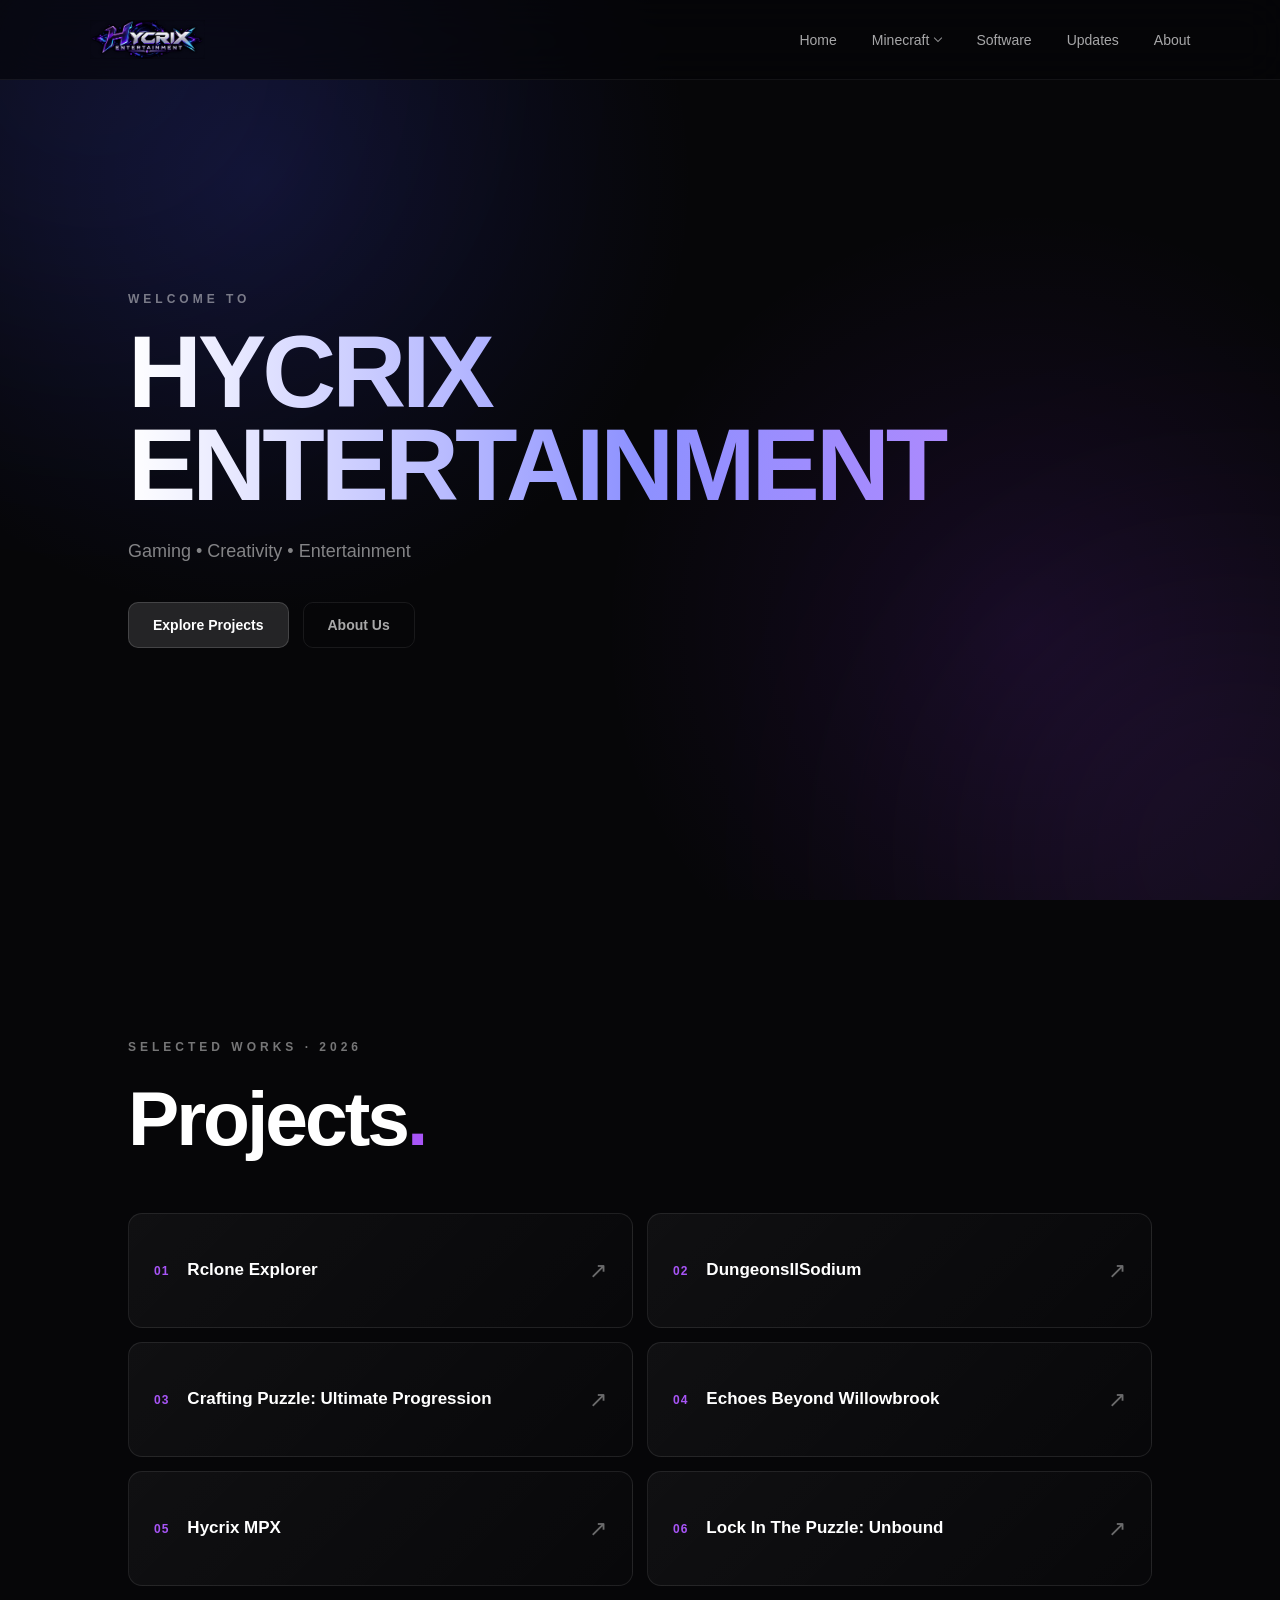
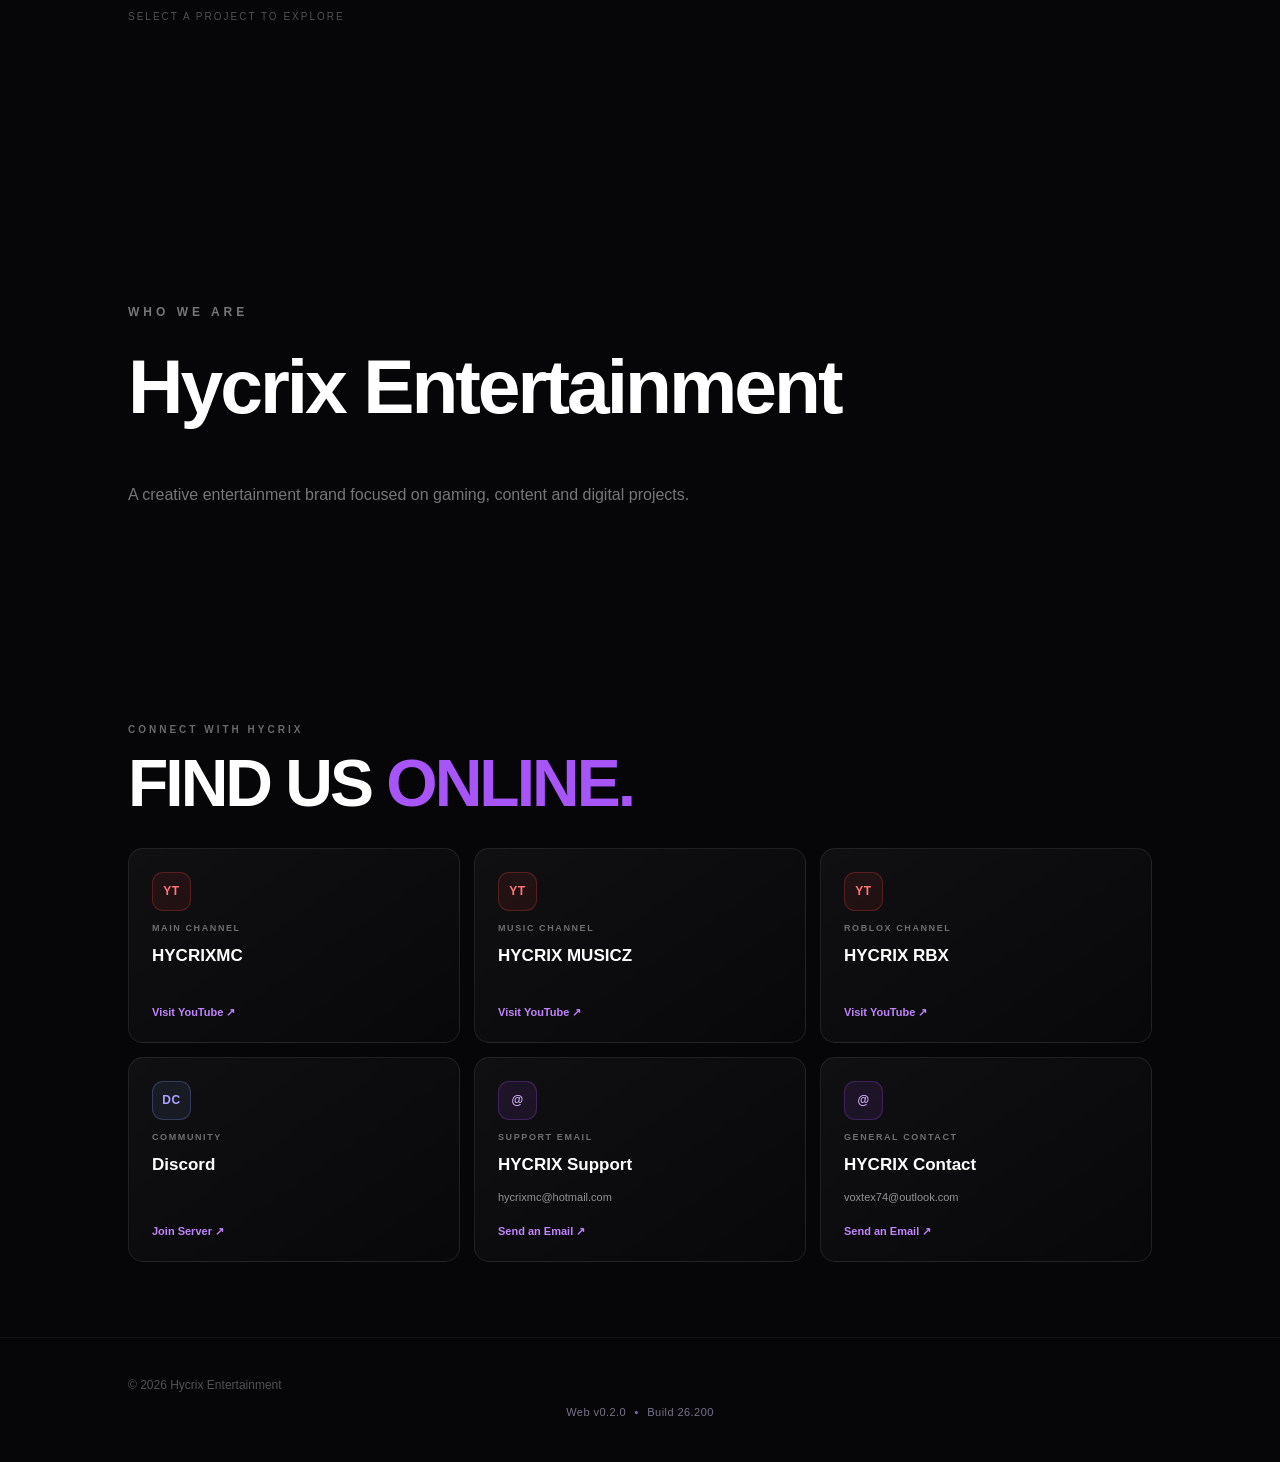
<file: index.html>
<!DOCTYPE html>
<html lang="vi">
<head>
    <meta charset="UTF-8">
    <meta name="viewport" content="width=device-width, initial-scale=1.0">

    <title>Hycrix Entertainment</title>

    <link rel="stylesheet" href="css/style.css">
    <link rel="stylesheet" href="css/hollow.css">
</head>

<body>

    <!-- Background effects -->
    <div class="background">
        <div class="glow glow-1"></div>
        <div class="glow glow-2"></div>
        <div class="noise"></div>
    </div>

    <!-- Navigation -->
<header class="navbar">

    <a href="index.html" class="logo">
        <img
            src="assets/images/logo.png"
            alt="Hycrix Entertainment">
    </a>

    <nav>

        <a href="index.html">
            Home
        </a>

        <!-- Minecraft: dropdown only, not a page -->
        <div class="dropdown">

            <button
                type="button"
                class="dropbtn"
                aria-label="Minecraft menu">

                Minecraft
                <span class="arrow"></span>

            </button>

            <div class="dropdown-menu">

                <a href="VorionMods.html">
                    Vorion Mods
                </a>

            </div>

        </div>


        <!-- Software -->
        <a href="software.html">
            Software
        </a>


        <!-- Updates -->
        <a href="updates.html">
            Updates
        </a>


        <!-- About -->
        <a href="about.html">
            About
        </a>

    </nav>

</header>
   <!-- Hero -->
    <main>
        <section id="home" class="hero">

            <div class="hero-content">
                <p class="eyebrow">WELCOME TO</p>

                
<h1 id="home-title">
    <span class="home-title-line">HYCRIX</span>
    <span class="home-title-line" id="home-title-sub">ENTERTAINMENT</span>
</h1>


                <p class="description">
                    Gaming • Creativity • Entertainment
                </p>

                <div class="buttons">
                    <a href="#projects" class="button primary">
                        Explore Projects
                    </a>

                    <a href="#about" class="button secondary">
                        About Us
                    </a>
                </div>
            </div>

        </section>

        
<!-- PROJECTS -->
<section id="projects" class="section projects-section">

    <p class="eyebrow">SELECTED WORKS · 2026</p>
    <h2>Projects<span class="title-dot">.</span></h2>

    <div class="project-grid">

        <button class="project-card" data-project="rclone">
            <span class="project-number">01</span>
            <span class="project-name">Rclone Explorer</span>
            <span class="project-arrow">↗</span>
        </button>

        <button class="project-card" data-project="dungeons">
            <span class="project-number">02</span>
            <span class="project-name">DungeonsIISodium</span>
            <span class="project-arrow">↗</span>
        </button>

        <button class="project-card" data-project="crafting">
            <span class="project-number">03</span>
            <span class="project-name">Crafting Puzzle: Ultimate Progression</span>
            <span class="project-arrow">↗</span>
        </button>

        <button class="project-card" data-project="willowbrook">
            <span class="project-number">04</span>
            <span class="project-name">Echoes Beyond Willowbrook</span>
            <span class="project-arrow">↗</span>
        </button>

        <button class="project-card" data-project="mpx">
            <span class="project-number">05</span>
            <span class="project-name">Hycrix MPX</span>
            <span class="project-arrow">↗</span>
        </button>

        <button class="project-card" data-project="lockin">
            <span class="project-number">06</span>
            <span class="project-name">Lock In The Puzzle: Unbound</span>
            <span class="project-arrow">↗</span>
        </button>

    </div>

    <p class="projects-hint">SELECT A PROJECT TO EXPLORE</p>

</section>


<!-- PROJECT POPUP -->
<div class="project-modal" id="projectModal"
     role="dialog" aria-modal="true"
     aria-labelledby="modalTitle"
     aria-hidden="true">

    <div class="project-modal-backdrop" data-close-modal></div>

    <div class="project-modal-panel">

        <button class="modal-close" data-close-modal
                aria-label="Close popup">×</button>

        <p class="modal-eyebrow" id="modalCategory">PROJECT DETAILS</p>

        <h3 id="modalTitle">Project name</h3>

        <p class="modal-description" id="modalDescription"></p>

        <div class="modal-divider"></div>

        <div class="modal-meta">
            <div>
                <span class="meta-label">TYPE</span>
                <span id="modalType"></span>
            </div>

            <div>
                <span class="meta-label">PLATFORM / ENGINE</span>
                <span id="modalPlatform"></span>
            </div>

            <div>
                <span class="meta-label">STATUS</span>
                <span id="modalStatus">In Development</span>
            </div>
        </div>

        <span class="modal-index" id="modalIndex">PROJECT 01</span>

    </div>

</div>


        <!-- About -->
        <section id="about" class="section about">
            <p class="eyebrow">WHO WE ARE</p>
            <h2>Hycrix Entertainment</h2>

            <p>
                A creative entertainment brand focused on gaming,
                content and digital projects.
            </p>
        </section>
    </main>
    
<!-- HYCRIX CONTACT & SOCIALS -->
<section class="contact-section" id="contact">

    <p class="eyebrow">CONNECT WITH HYCRIX</p>

    <h2>FIND US <span>ONLINE.</span></h2>

    <div class="contact-grid">

        <!-- MAIN CHANNEL -->
        <a
            class="contact-card"
            href="https://youtube.com/@hycrixmc?si=md29jcOqGBr6cChn"
            target="_blank"
            rel="noopener noreferrer"
        >
            <span class="contact-icon youtube-icon">YT</span>
            <span class="contact-label">MAIN CHANNEL</span>
            <span class="contact-name">HYCRIXMC</span>
            <span class="contact-action">Visit YouTube ↗</span>
        </a>

        <!-- MUSIC CHANNEL -->
        <a
            class="contact-card"
            href="https://youtube.com/@hycrixentertainment?si=o8HbzakKLF0EpZo1"
            target="_blank"
            rel="noopener noreferrer"
        >
            <span class="contact-icon youtube-icon">YT</span>
            <span class="contact-label">MUSIC CHANNEL</span>
            <span class="contact-name">HYCRIX MUSICZ</span>
            <span class="contact-action">Visit YouTube ↗</span>
        </a>

        <!-- ROBLOX CHANNEL -->
        <a
            class="contact-card"
            href="https://youtube.com/@hycrixrbx?si=RKSZ7j05aLNaNm3u"
            target="_blank"
            rel="noopener noreferrer"
        >
            <span class="contact-icon youtube-icon">YT</span>
            <span class="contact-label">ROBLOX CHANNEL</span>
            <span class="contact-name">HYCRIX RBX</span>
            <span class="contact-action">Visit YouTube ↗</span>
        </a>

        <!-- DISCORD -->
        <a
            class="contact-card"
            href="https://discord.gg/eWwKj66mj"
            target="_blank"
            rel="noopener noreferrer"
        >
            <span class="contact-icon discord-icon">DC</span>
            <span class="contact-label">COMMUNITY</span>
            <span class="contact-name">Discord</span>
            <span class="contact-action">Join Server ↗</span>
        </a>

        <!-- SUPPORT EMAIL -->
        <a
            class="contact-card"
            href="mailto:hycrixmc@hotmail.com"
        >
            <span class="contact-icon email-icon">@</span>
            <span class="contact-label">SUPPORT EMAIL</span>
            <span class="contact-name">HYCRIX Support</span>
            <span class="contact-address">hycrixmc@hotmail.com</span>
            <span class="contact-action">Send an Email ↗</span>
        </a>

        <!-- GENERAL EMAIL -->
        <a
            class="contact-card"
            href="mailto:voxtex74@outlook.com"
        >
            <span class="contact-icon email-icon">@</span>
            <span class="contact-label">GENERAL CONTACT</span>
            <span class="contact-name">HYCRIX Contact</span>
            <span class="contact-address">voxtex74@outlook.com</span>
            <span class="contact-action">Send an Email ↗</span>
        </a>

    </div>

</section>


    <footer>
        © 2026 Hycrix Entertainment
      
<p class="web-version">
    Web v0.2.0 <span aria-hidden="true">•</span> Build 26.200
</p>

    </footer>
    <script src="js/config.js"></script>
    <script src="js/script.js"></script>
    <script src="js/projects.js"></script>
    <script src="js/hollow-theme.js"></script>
</body>
</html>
</file>
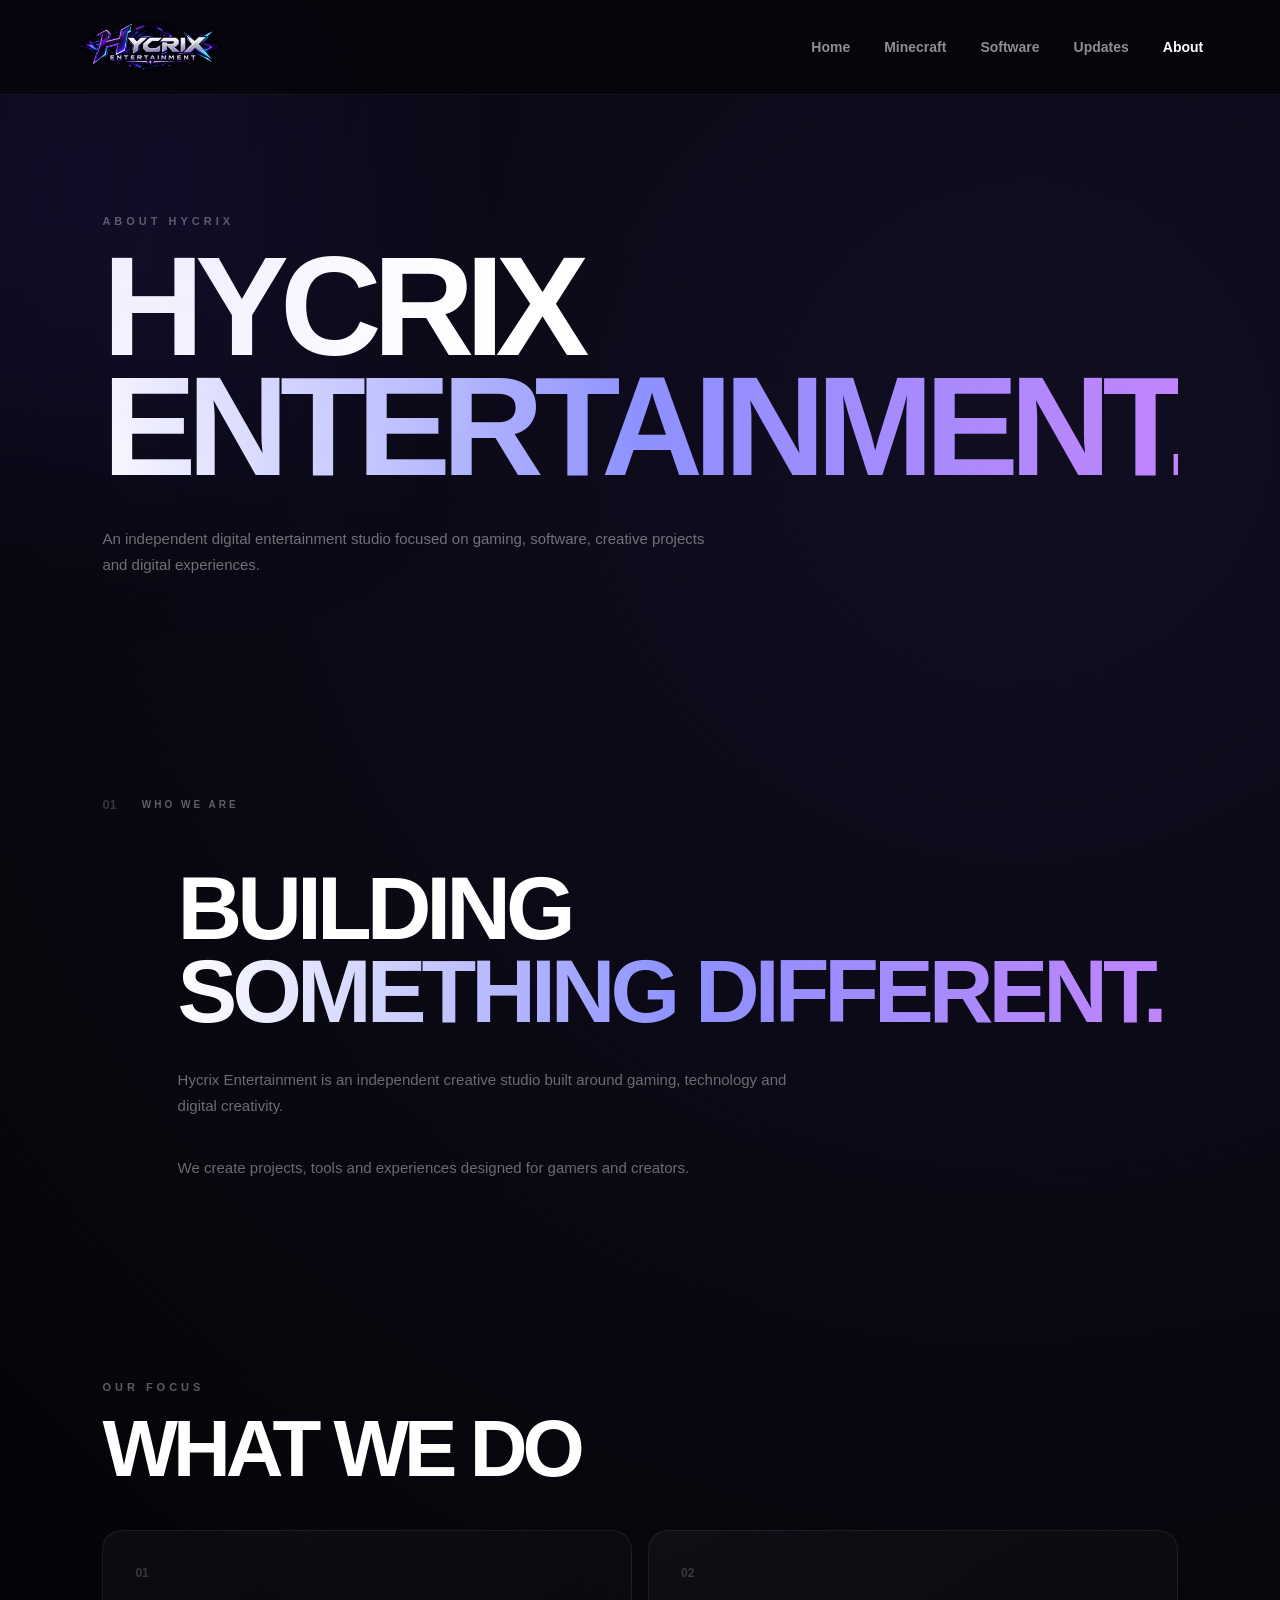
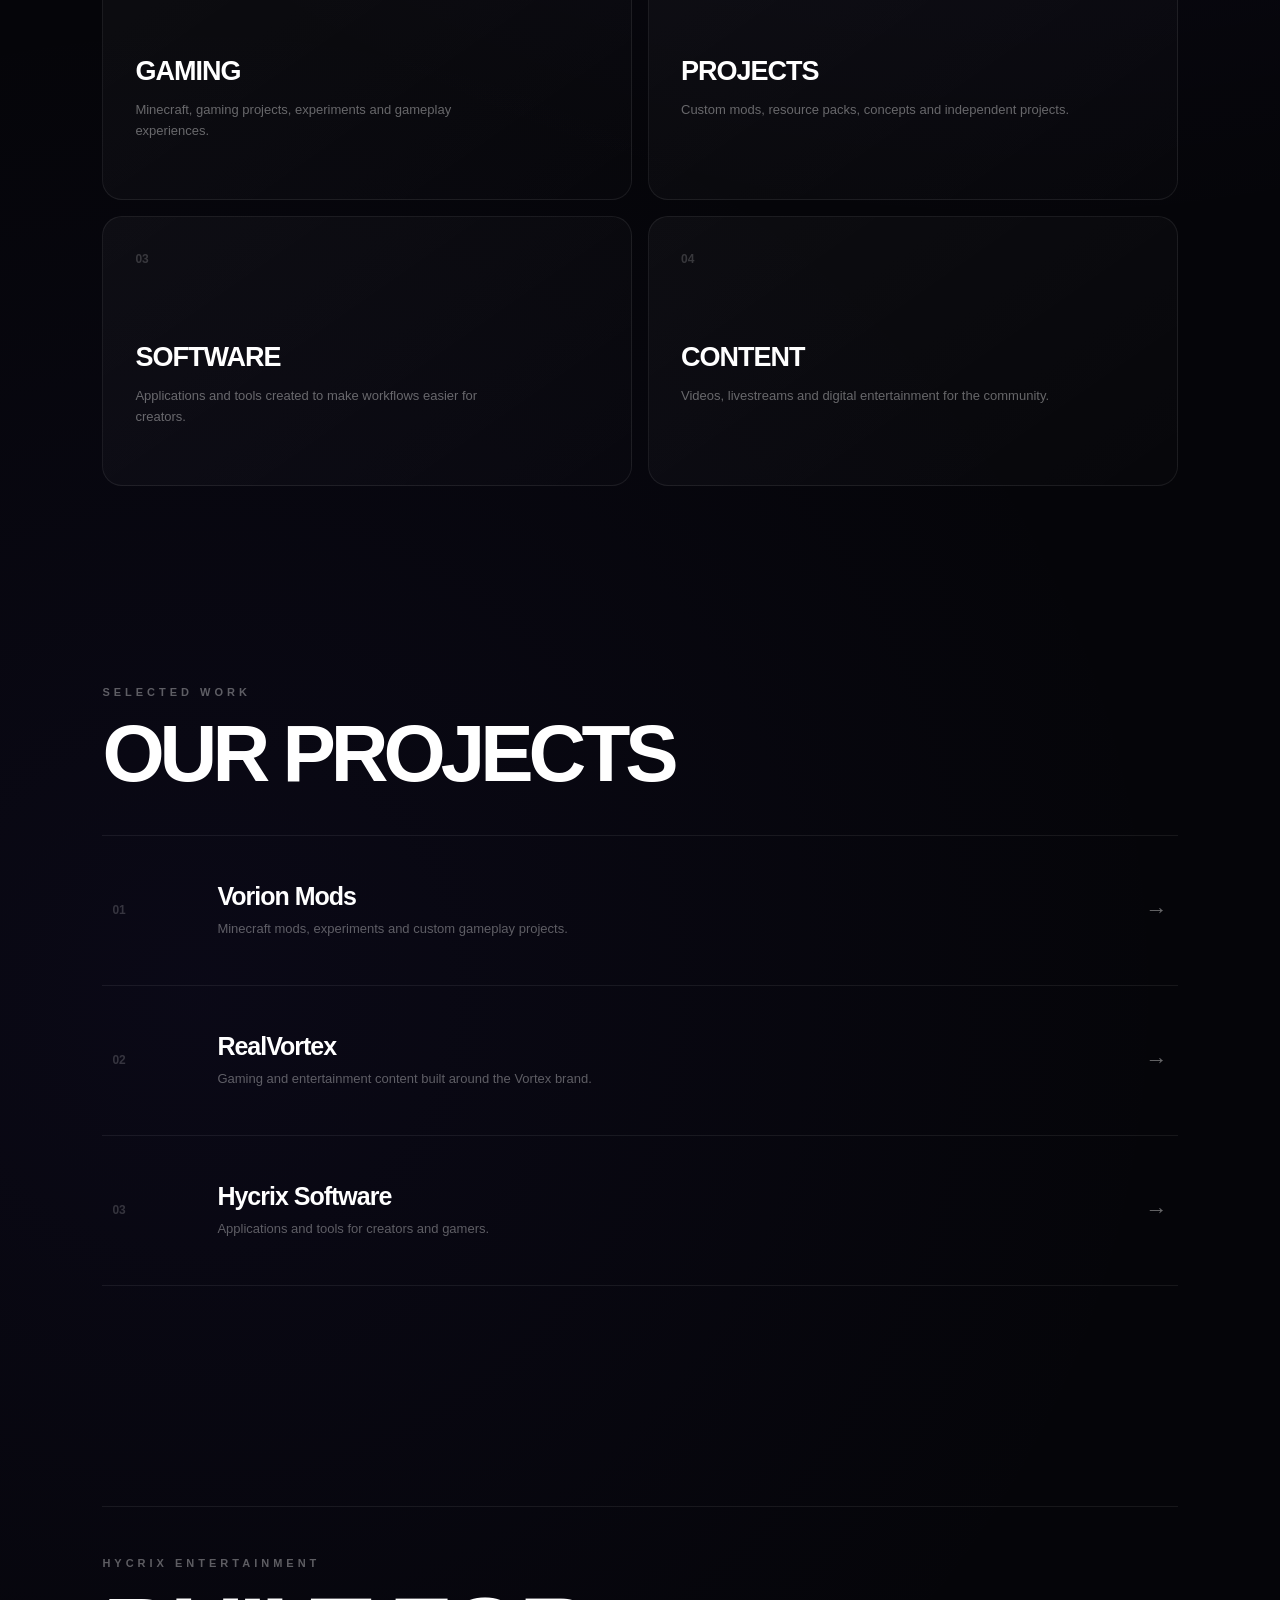
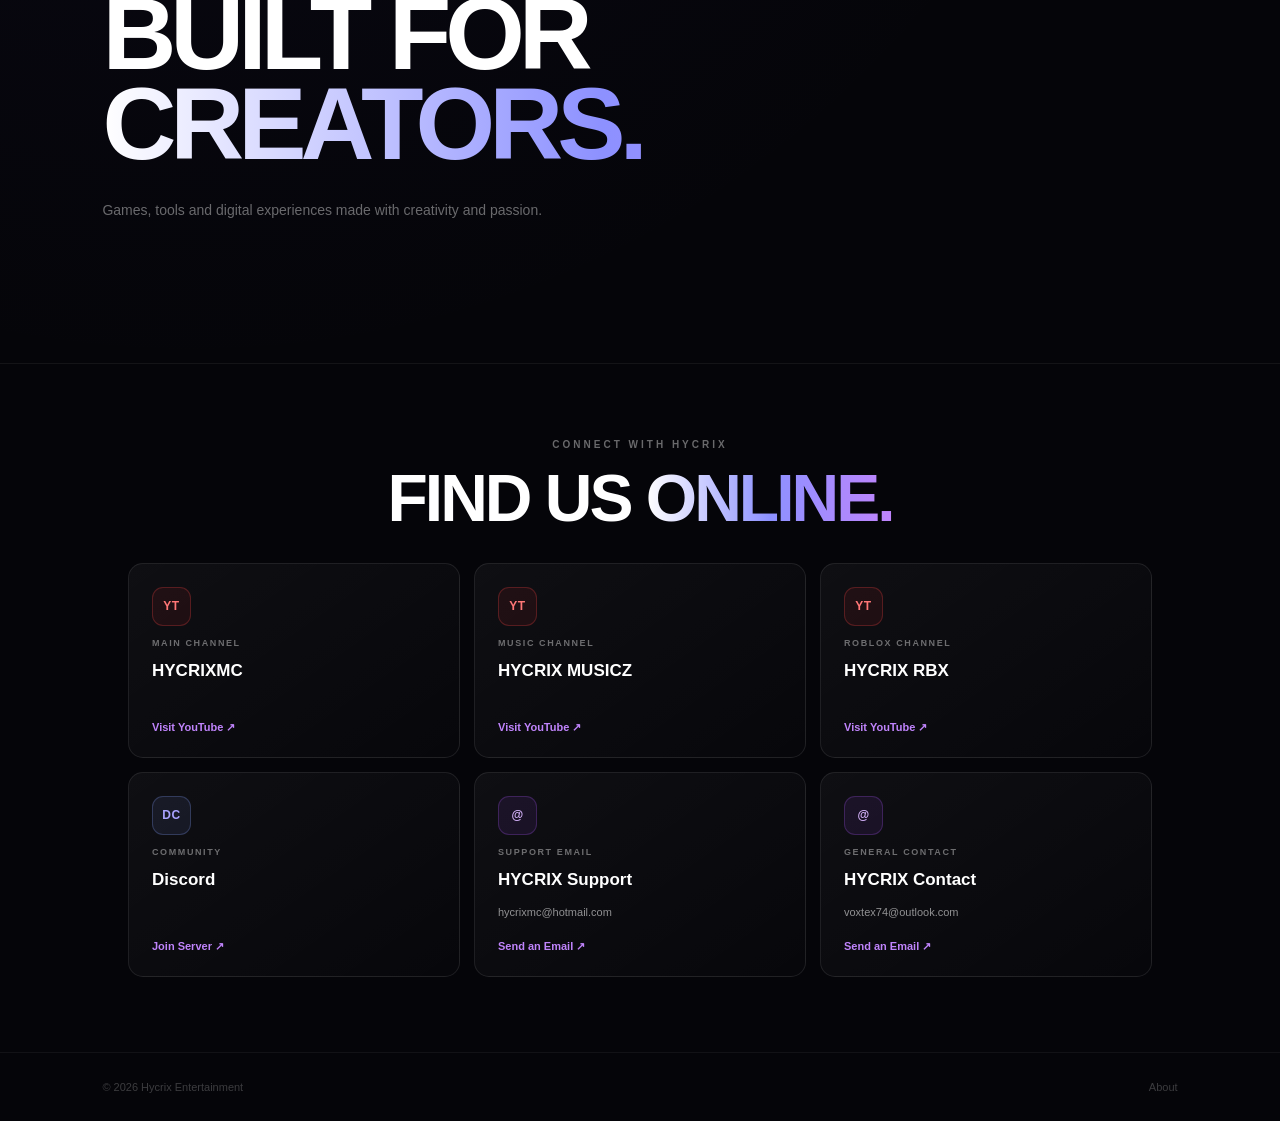
<file: about.html>
<!DOCTYPE html>
<html lang="en">

<head>

    <meta charset="UTF-8">

    <meta
        name="viewport"
        content="width=device-width, initial-scale=1.0"
    >

    <title>About | Hycrix Entertainment</title>

    <link
        rel="stylesheet"
        href="css/about.css"
    >
    <link rel="stylesheet" href="css/hollow.css">

</head>


<body>


    <!-- =========================
         NAVBAR
    ========================== -->

    <header class="site-header">

        <a
            href="index.html"
            class="site-logo"
            aria-label="Hycrix Entertainment"
        >

            <img
                src="assets/images/logo.png"
                alt="Hycrix Entertainment"
            >

        </a>


        <nav class="main-nav">

            <a href="index.html">
                Home
            </a>

            <a href="minecraft.html">
                Minecraft
            </a>

            <a href="software.html">
                Software
            </a>

            <a href="updates.html">
                Updates
            </a>

            <a
                href="about.html"
                class="active"
            >
                About
            </a>

        </nav>

    </header>



    <!-- =========================
         MAIN
    ========================== -->

    <main>


        <!-- =========================
             HERO
        ========================== -->

        <section class="about-hero">

            <p class="eyebrow">
                ABOUT HYCRIX
            </p>


            <h1>

                HYCRIX

                <span>
                    ENTERTAINMENT.
                </span>

            </h1>


            <p class="hero-description">

                An independent digital entertainment
                studio focused on gaming, software,
                creative projects and digital experiences.

            </p>

        </section>



        <!-- =========================
             INTRO
        ========================== -->

        <section class="about-section intro-section">


            <div class="section-label">

                <span>
                    01
                </span>

                <p>
                    WHO WE ARE
                </p>

            </div>


            <div class="intro-content">

                <h2>

                    BUILDING

                    <span>
                        SOMETHING DIFFERENT.
                    </span>

                </h2>


                <p>

                    Hycrix Entertainment is an independent
                    creative studio built around gaming,
                    technology and digital creativity.

                </p>


                <p>

                    We create projects, tools and experiences
                    designed for gamers and creators.

                </p>

            </div>

        </section>



        <!-- =========================
             WHAT WE DO
        ========================== -->

        <section class="about-section focus-section">


            <div class="section-heading">

                <div>

                    <p class="eyebrow">
                        OUR FOCUS
                    </p>


                    <h2>
                        WHAT WE DO
                    </h2>

                </div>

            </div>


            <div class="focus-grid">


                <!-- GAMING -->

                <article class="focus-card">

                    <span class="focus-number">
                        01
                    </span>


                    <h3>
                        GAMING
                    </h3>


                    <p>

                        Minecraft, gaming projects,
                        experiments and gameplay experiences.

                    </p>

                </article>



                <!-- PROJECTS -->

                <article class="focus-card">

                    <span class="focus-number">
                        02
                    </span>


                    <h3>
                        PROJECTS
                    </h3>


                    <p>

                        Custom mods, resource packs,
                        concepts and independent projects.

                    </p>

                </article>



                <!-- SOFTWARE -->

                <article class="focus-card">

                    <span class="focus-number">
                        03
                    </span>


                    <h3>
                        SOFTWARE
                    </h3>


                    <p>

                        Applications and tools created
                        to make workflows easier for creators.

                    </p>

                </article>



                <!-- CONTENT -->

                <article class="focus-card">

                    <span class="focus-number">
                        04
                    </span>


                    <h3>
                        CONTENT
                    </h3>


                    <p>

                        Videos, livestreams and digital
                        entertainment for the community.

                    </p>

                </article>


            </div>

        </section>



        <!-- =========================
             PROJECTS
        ========================== -->

        <section class="about-section projects-section">


            <div class="section-heading">

                <div>

                    <p class="eyebrow">
                        SELECTED WORK
                    </p>


                    <h2>
                        OUR PROJECTS
                    </h2>

                </div>

            </div>


            <div class="projects-list">


                <!-- VORION -->

                <a
                    href="#"
                    class="project-item"
                >

                    <div class="project-index">
                        01
                    </div>


                    <div class="project-info">

                        <h3>
                            Vorion Mods
                        </h3>


                        <p>
                            Minecraft mods, experiments
                            and custom gameplay projects.
                        </p>

                    </div>


                    <span class="project-arrow">
                        →
                    </span>

                </a>



                <!-- REALVORTEX -->

                <a
                    href="#"
                    class="project-item"
                >

                    <div class="project-index">
                        02
                    </div>


                    <div class="project-info">

                        <h3>
                            RealVortex
                        </h3>


                        <p>
                            Gaming and entertainment
                            content built around the Vortex brand.
                        </p>

                    </div>


                    <span class="project-arrow">
                        →
                    </span>

                </a>



                <!-- SOFTWARE -->

                <a
                    href="software.html"
                    class="project-item"
                >

                    <div class="project-index">
                        03
                    </div>


                    <div class="project-info">

                        <h3>
                            Hycrix Software
                        </h3>


                        <p>
                            Applications and tools
                            for creators and gamers.
                        </p>

                    </div>


                    <span class="project-arrow">
                        →
                    </span>

                </a>


            </div>

        </section>



        <!-- =========================
             CREATOR
        ========================== -->

        <section class="creator-section">


            <div class="creator-line"></div>


            <p class="eyebrow">
                HYCRIX ENTERTAINMENT
            </p>


            <h2>

                BUILT FOR

                <span>
                    CREATORS.
                </span>

            </h2>


            <p class="creator-description">

                Games, tools and digital experiences
                made with creativity and passion.

            </p>

        </section>



        <!-- =========================
             CONTACT
        ========================== -->

        
<!-- HYCRIX CONTACT & SOCIALS -->
<section class="contact-section" id="contact">

    <p class="eyebrow">CONNECT WITH HYCRIX</p>

    <h2>FIND US <span>ONLINE.</span></h2>

    <div class="contact-grid">

        <!-- MAIN CHANNEL -->
        <a
            class="contact-card"
            href="https://youtube.com/@hycrixmc?si=md29jcOqGBr6cChn"
            target="_blank"
            rel="noopener noreferrer"
        >
            <span class="contact-icon youtube-icon">YT</span>
            <span class="contact-label">MAIN CHANNEL</span>
            <span class="contact-name">HYCRIXMC</span>
            <span class="contact-action">Visit YouTube ↗</span>
        </a>

        <!-- MUSIC CHANNEL -->
        <a
            class="contact-card"
            href="https://youtube.com/@hycrixentertainment?si=o8HbzakKLF0EpZo1"
            target="_blank"
            rel="noopener noreferrer"
        >
            <span class="contact-icon youtube-icon">YT</span>
            <span class="contact-label">MUSIC CHANNEL</span>
            <span class="contact-name">HYCRIX MUSICZ</span>
            <span class="contact-action">Visit YouTube ↗</span>
        </a>

        <!-- ROBLOX CHANNEL -->
        <a
            class="contact-card"
            href="https://youtube.com/@hycrixrbx?si=RKSZ7j05aLNaNm3u"
            target="_blank"
            rel="noopener noreferrer"
        >
            <span class="contact-icon youtube-icon">YT</span>
            <span class="contact-label">ROBLOX CHANNEL</span>
            <span class="contact-name">HYCRIX RBX</span>
            <span class="contact-action">Visit YouTube ↗</span>
        </a>

        <!-- DISCORD -->
        <a
            class="contact-card"
            href="https://discord.gg/eWwKj66mj"
            target="_blank"
            rel="noopener noreferrer"
        >
            <span class="contact-icon discord-icon">DC</span>
            <span class="contact-label">COMMUNITY</span>
            <span class="contact-name">Discord</span>
            <span class="contact-action">Join Server ↗</span>
        </a>

        <!-- SUPPORT EMAIL -->
        <a
            class="contact-card"
            href="mailto:hycrixmc@hotmail.com"
        >
            <span class="contact-icon email-icon">@</span>
            <span class="contact-label">SUPPORT EMAIL</span>
            <span class="contact-name">HYCRIX Support</span>
            <span class="contact-address">hycrixmc@hotmail.com</span>
            <span class="contact-action">Send an Email ↗</span>
        </a>

        <!-- GENERAL EMAIL -->
        <a
            class="contact-card"
            href="mailto:voxtex74@outlook.com"
        >
            <span class="contact-icon email-icon">@</span>
            <span class="contact-label">GENERAL CONTACT</span>
            <span class="contact-name">HYCRIX Contact</span>
            <span class="contact-address">voxtex74@outlook.com</span>
            <span class="contact-action">Send an Email ↗</span>
        </a>

    </div>

</section>




    <!-- =========================
         FOOTER
    ========================== -->

    <footer class="site-footer">

        <p>
            © 2026 Hycrix Entertainment
        </p>


        <p>
            About
        </p>

    </footer>

<script src="js/hollow-theme.js"></script>
</body>

</html>
</file>
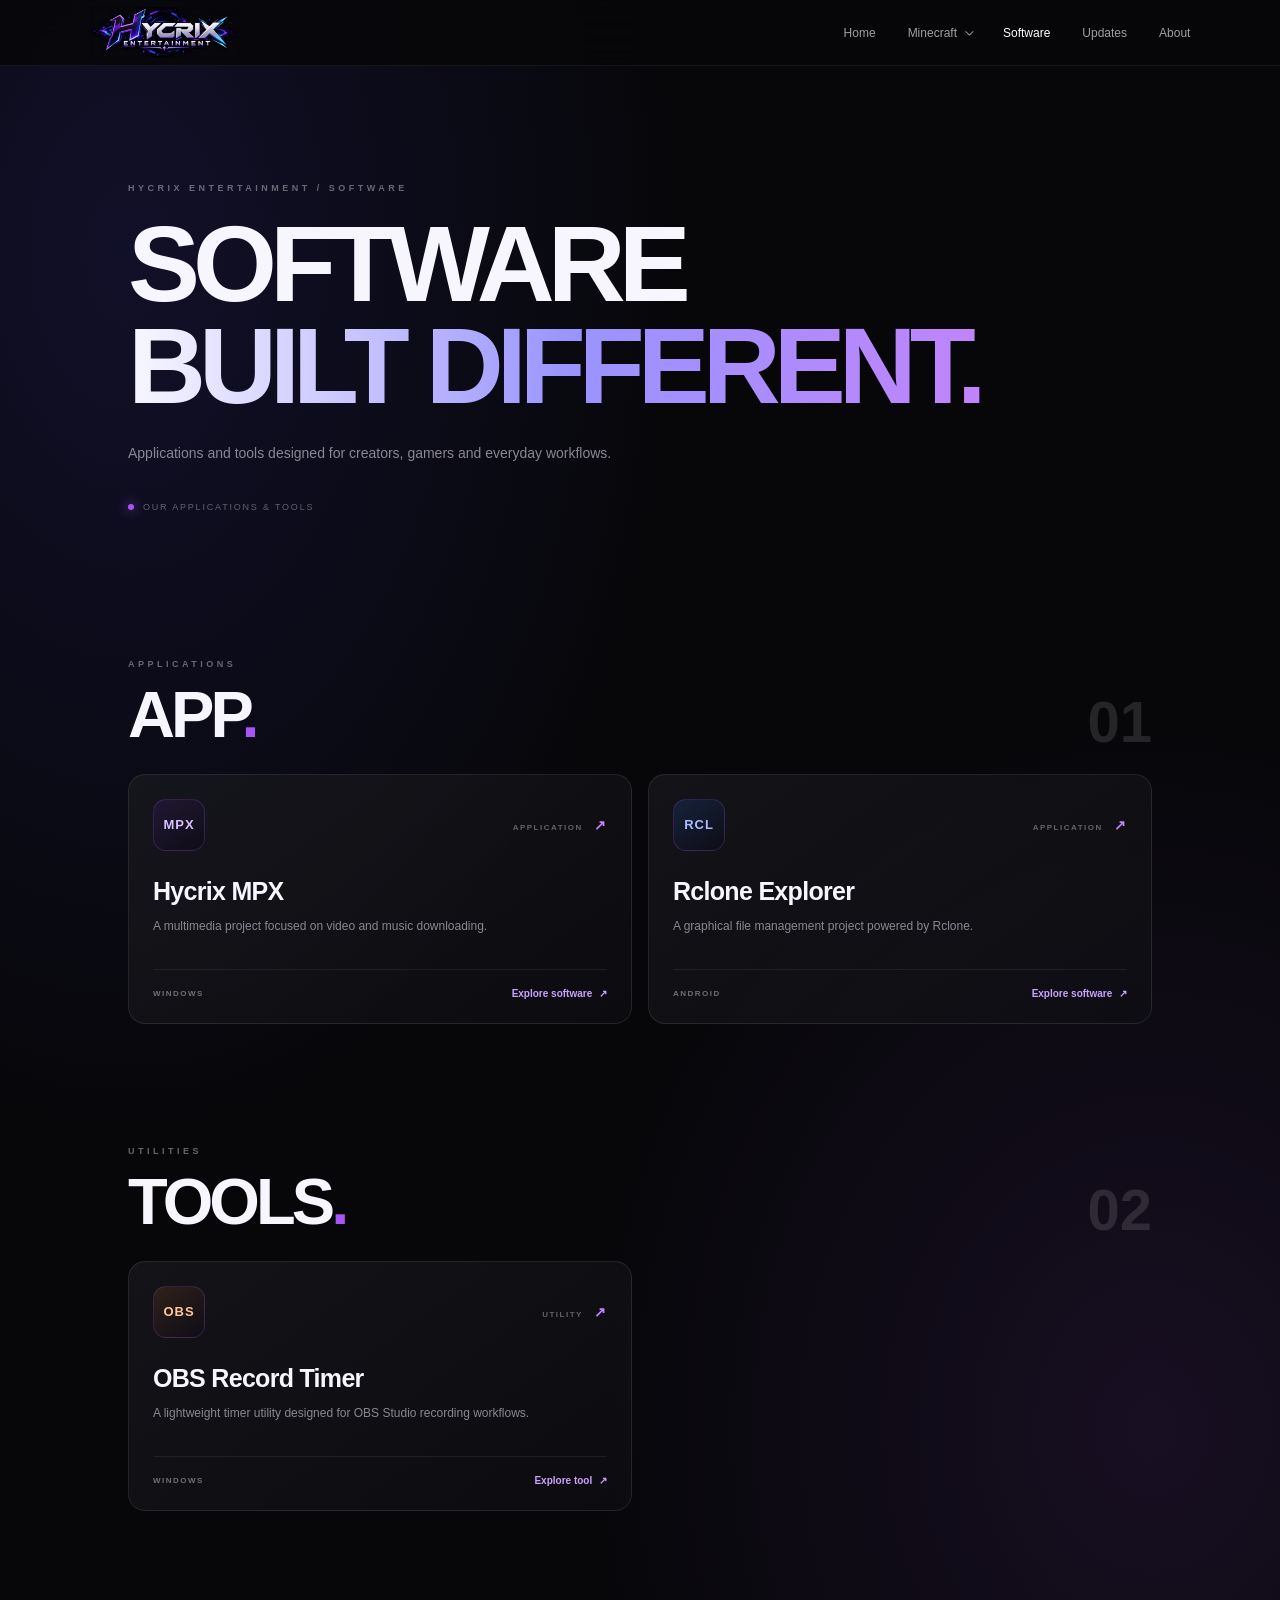
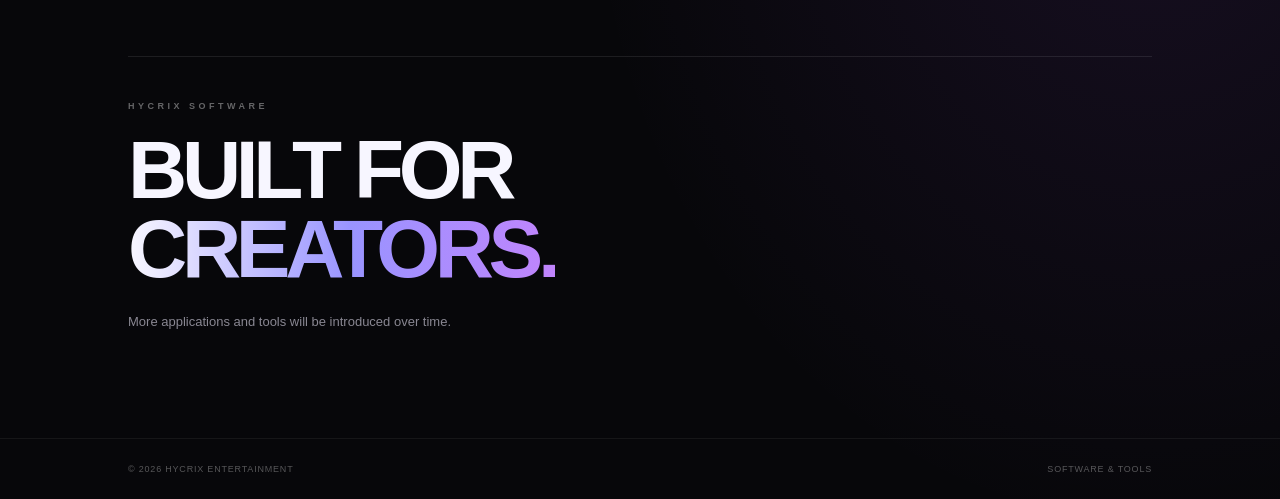
<file: software.html>
<!DOCTYPE html>
<html lang="en">
<head>
    <meta charset="UTF-8">
    <meta name="viewport" content="width=device-width, initial-scale=1.0">
    <meta name="theme-color" content="#08080c">
    <title>Software | HYCRIX ENTERTAINMENT</title>
    <link rel="stylesheet" href="css/software.css">
    <script src="js/software.js" defer></script>
    <link rel="stylesheet" href="css/hollow.css">
</head>
<body>

<header class="site-header">
    <a href="index.html" class="site-logo" aria-label="Hycrix Entertainment Home">
        <img src="assets/images/logo.png" alt="Hycrix Entertainment">
    </a>

    <nav class="main-nav" aria-label="Main navigation">
        <a href="index.html">Home</a>

        <div class="dropdown">
            <button class="dropbtn" type="button">
                Minecraft <span class="arrow"></span>
            </button>
            <div class="dropdown-menu">
                <a href="VorionMods.html">Vorion Mods</a>
            </div>
        </div>

        <a href="software.html" class="active">Software</a>
        <a href="updates.html">Updates</a>
        <a href="about.html">About</a>
    </nav>
</header>

<main>
    <section class="software-hero">
        <p class="eyebrow">HYCRIX ENTERTAINMENT / SOFTWARE</p>
        <h1>SOFTWARE<br><span>BUILT DIFFERENT.</span></h1>
        <p class="hero-description">
            Applications and tools designed for creators,
            gamers and everyday workflows.
        </p>
        <div class="hero-label"><span></span> OUR APPLICATIONS & TOOLS</div>
    </section>

    <section class="software-section" id="apps">
        <div class="section-heading">
            <div>
                <p class="eyebrow">APPLICATIONS</p>
                <h2>APP<span class="title-dot">.</span></h2>
            </div>
            <span class="section-number">01</span>
        </div>

        <div class="software-grid">
            <button class="software-card" type="button" data-software="mpx">
                <span class="card-top">
                    <span class="card-icon mpx-icon">MPX</span>
                    <span class="card-type">APPLICATION <span>↗</span></span>
                </span>
                <span class="card-content">
                    <span class="card-title">Hycrix MPX</span>
                    <span class="card-description">
                        A multimedia project focused on video and music downloading.
                    </span>
                </span>
                <span class="card-bottom">
                    <span class="platform">WINDOWS</span>
                    <span class="card-link">Explore software <span>↗</span></span>
                </span>
            </button>

            <button class="software-card" type="button" data-software="rclone">
                <span class="card-top">
                    <span class="card-icon rclone-icon">RCL</span>
                    <span class="card-type">APPLICATION <span>↗</span></span>
                </span>
                <span class="card-content">
                    <span class="card-title">Rclone Explorer</span>
                    <span class="card-description">
                        A graphical file management project powered by Rclone.
                    </span>
                </span>
                <span class="card-bottom">
                    <span class="platform">ANDROID</span>
                    <span class="card-link">Explore software <span>↗</span></span>
                </span>
            </button>
        </div>
    </section>

    <section class="software-section tools-section" id="tools">
        <div class="section-heading">
            <div>
                <p class="eyebrow">UTILITIES</p>
                <h2>TOOLS<span class="title-dot">.</span></h2>
            </div>
            <span class="section-number">02</span>
        </div>

        <div class="software-grid">
            <button class="software-card" type="button" data-software="obs">
                <span class="card-top">
                    <span class="card-icon obs-icon">OBS</span>
                    <span class="card-type">UTILITY <span>↗</span></span>
                </span>
                <span class="card-content">
                    <span class="card-title">OBS Record Timer</span>
                    <span class="card-description">
                        A lightweight timer utility designed for OBS Studio recording workflows.
                    </span>
                </span>
                <span class="card-bottom">
                    <span class="platform">WINDOWS</span>
                    <span class="card-link">Explore tool <span>↗</span></span>
                </span>
            </button>
        </div>
    </section>

    <section class="software-bottom">
        <div class="bottom-line"></div>
        <p class="eyebrow">HYCRIX SOFTWARE</p>
        <h2>BUILT FOR<br><span>CREATORS.</span></h2>
        <p>More applications and tools will be introduced over time.</p>
    </section>
</main>

<footer class="site-footer">
    <span>© 2026 HYCRIX ENTERTAINMENT</span>
    <span>SOFTWARE & TOOLS</span>
</footer>

<!-- SOFTWARE DETAIL POPUP -->
<div class="software-modal" id="softwareModal"
     role="dialog" aria-modal="true"
     aria-hidden="true" aria-labelledby="modalTitle">

    <button class="modal-backdrop" type="button"
            data-close-modal aria-label="Close popup"></button>

    <div class="modal-panel">
        <button class="modal-close" type="button"
                data-close-modal aria-label="Close popup">×</button>

        <p class="eyebrow" id="modalCategory">SOFTWARE DETAILS</p>
        <div class="modal-icon" id="modalIcon">APP</div>
        <h2 id="modalTitle">Software name</h2>
        <p class="modal-description" id="modalDescription"></p>

        <div class="modal-divider"></div>

        <div class="modal-info">
            <div>
                <span class="meta-label">TYPE</span>
                <span id="modalType"></span>
            </div>
            <div>
                <span class="meta-label">PLATFORM</span>
                <span id="modalPlatform"></span>
            </div>
            <div>
                <span class="meta-label">STATUS</span>
                <span id="modalStatus"></span>
            </div>
        </div>

        <p class="modal-note" id="modalNote">
            Release information will be provided when available.
        </p>
    </div>
</div>

<script src="js/hollow-theme.js"></script>
</body>
</html>
</file>
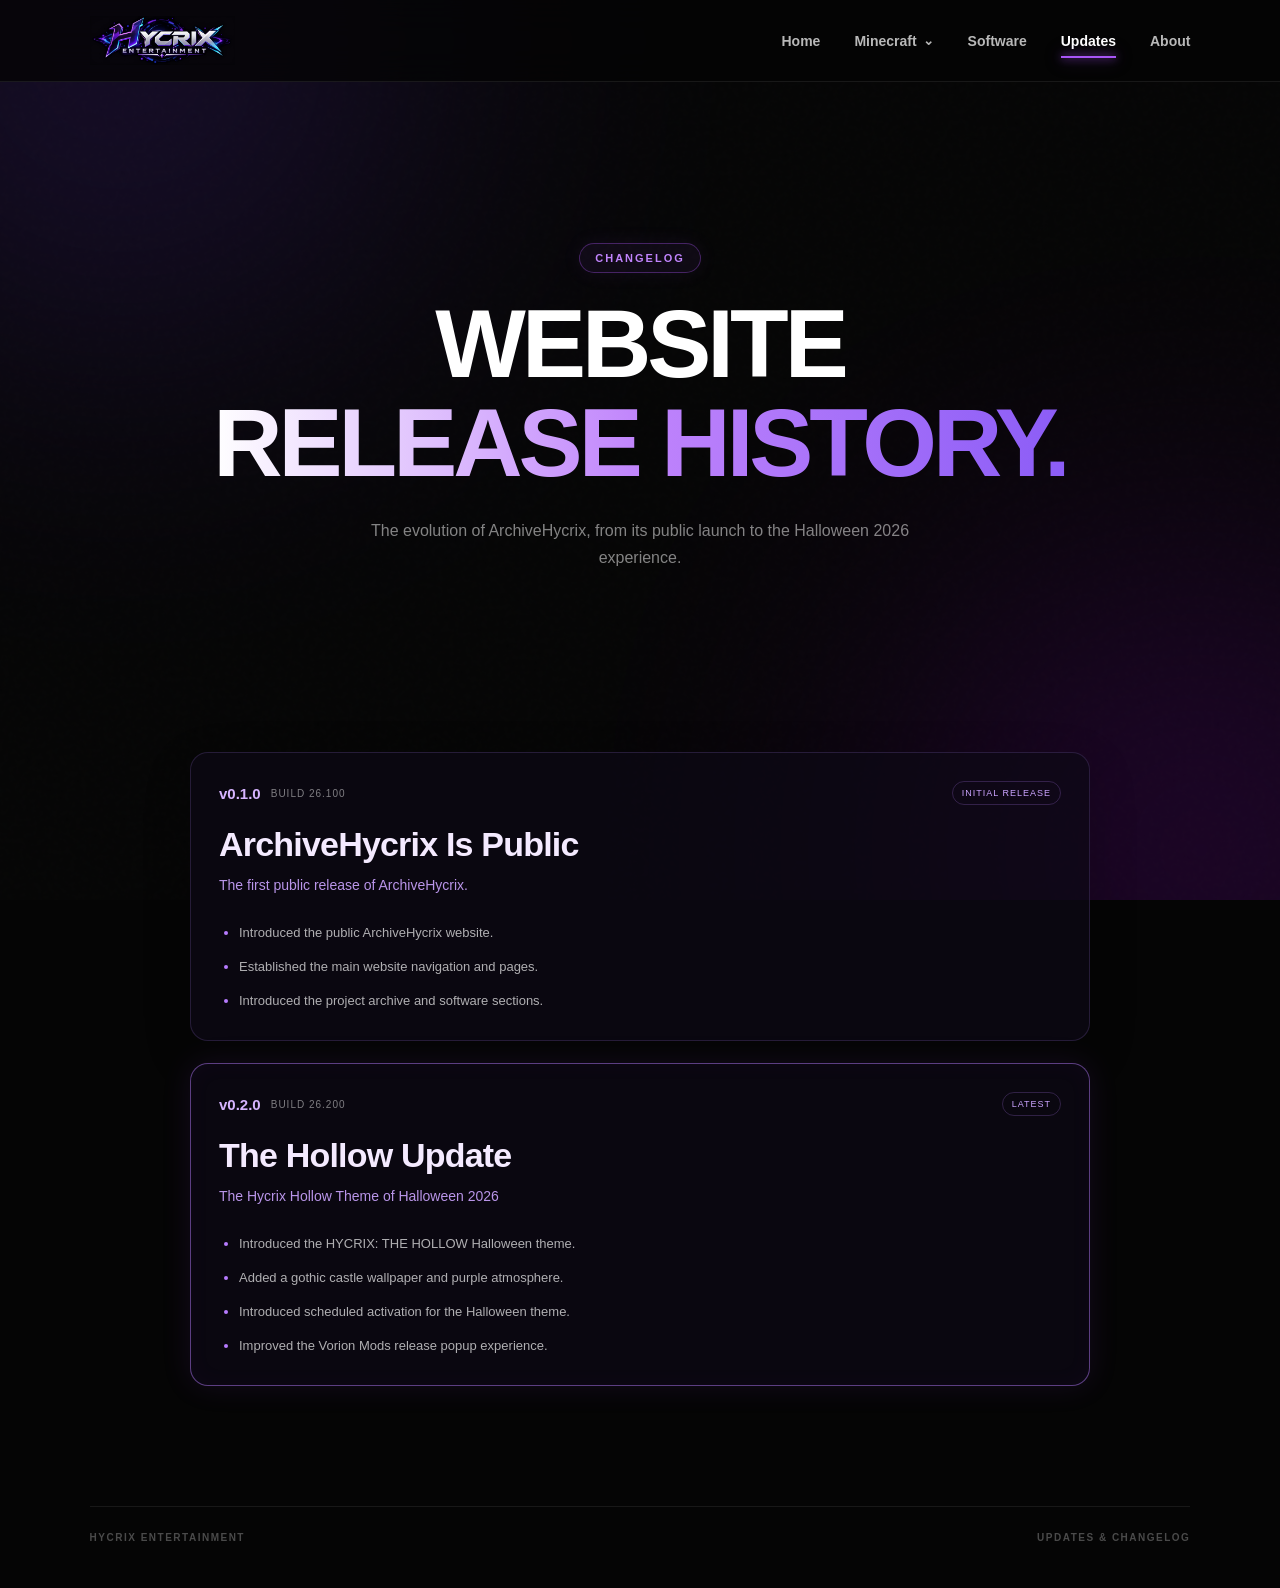
<file: updates.html>
<!DOCTYPE html>
<html lang="en">
<head>
    <meta charset="UTF-8">
    <meta name="viewport" content="width=device-width, initial-scale=1.0">

    <title>Updates | HYCRIX ENTERTAINMENT</title>

    <link rel="stylesheet" href="css/updates.css">
    <link rel="stylesheet" href="css/hollow.css">
</head>

<body>

    <!-- Background -->
    <div class="background">
        <div class="glow glow-1"></div>
        <div class="glow glow-2"></div>
        <div class="noise"></div>
    </div>

    <!-- Navbar -->
    <header class="navbar">

        <a href="index.html" class="logo-link">
            <img src="assets/images/logo.png"
                 alt="Hycrix Entertainment"
                 class="logo-image">
        </a>

        <nav class="main-nav">

            <a href="index.html">Home</a>

            <!-- Minecraft -->
            <div class="nav-dropdown">

                <button class="dropdown-button">
                    Minecraft
                    <span class="arrow">⌄</span>
                </button>

                <div class="dropdown-menu">
                    <a href="VorionMods.html">Vorion Mods</a>
                </div>

            </div>

            <a href="software.html">Software</a>

            <a href="Updates.html" class="active">Updates</a>

            <a href="about.html">About</a>

        </nav>

    </header>


    <!-- Main -->
    <main class="updates-page">

        
<section class="updates-hero">
    <div class="updates-badge">CHANGELOG</div>

    <h1>
        WEBSITE
        <span>RELEASE HISTORY.</span>
    </h1>

    <p>
        The evolution of ArchiveHycrix, from its public launch
        to the Halloween 2026 experience.
    </p>
</section>

<section class="release-history">

    <!-- VERSION 0.1.0 -->
    <article class="web-release">
        <div class="release-topline">
            <span class="release-version">v0.1.0</span>
            <span class="release-build">BUILD 26.100</span>
            <span class="release-status">INITIAL RELEASE</span>
        </div>

        <h2>ArchiveHycrix Is Public</h2>

        <p class="release-subtitle">
            The first public release of ArchiveHycrix.
        </p>

        <ul class="release-details">
            <li>Introduced the public ArchiveHycrix website.</li>
            <li>Established the main website navigation and pages.</li>
            <li>Introduced the project archive and software sections.</li>
        </ul>
    </article>

    <!-- VERSION 0.2.0 -->
    <article class="web-release current-release">
        <div class="release-topline">
            <span class="release-version">v0.2.0</span>
            <span class="release-build">BUILD 26.200</span>
            <span class="release-status">LATEST</span>
        </div>

        <h2>The Hollow Update</h2>

        <p class="release-subtitle">
            The Hycrix Hollow Theme of Halloween 2026
        </p>

        <ul class="release-details">
            <li>Introduced the HYCRIX: THE HOLLOW Halloween theme.</li>
            <li>Added a gothic castle wallpaper and purple atmosphere.</li>
            <li>Introduced scheduled activation for the Halloween theme.</li>
            <li>Improved the Vorion Mods release popup experience.</li>
        </ul>
    </article>

</section>



        <!-- Bottom -->
        <section class="updates-bottom">

            <div class="bottom-line"></div>

            <div class="bottom-content">
                <span>HYCRIX ENTERTAINMENT</span>
                <span>UPDATES & CHANGELOG</span>
            </div>

        </section>

    </main>

<script src="js/hollow-theme.js"></script>
</body>
</html>
</file>
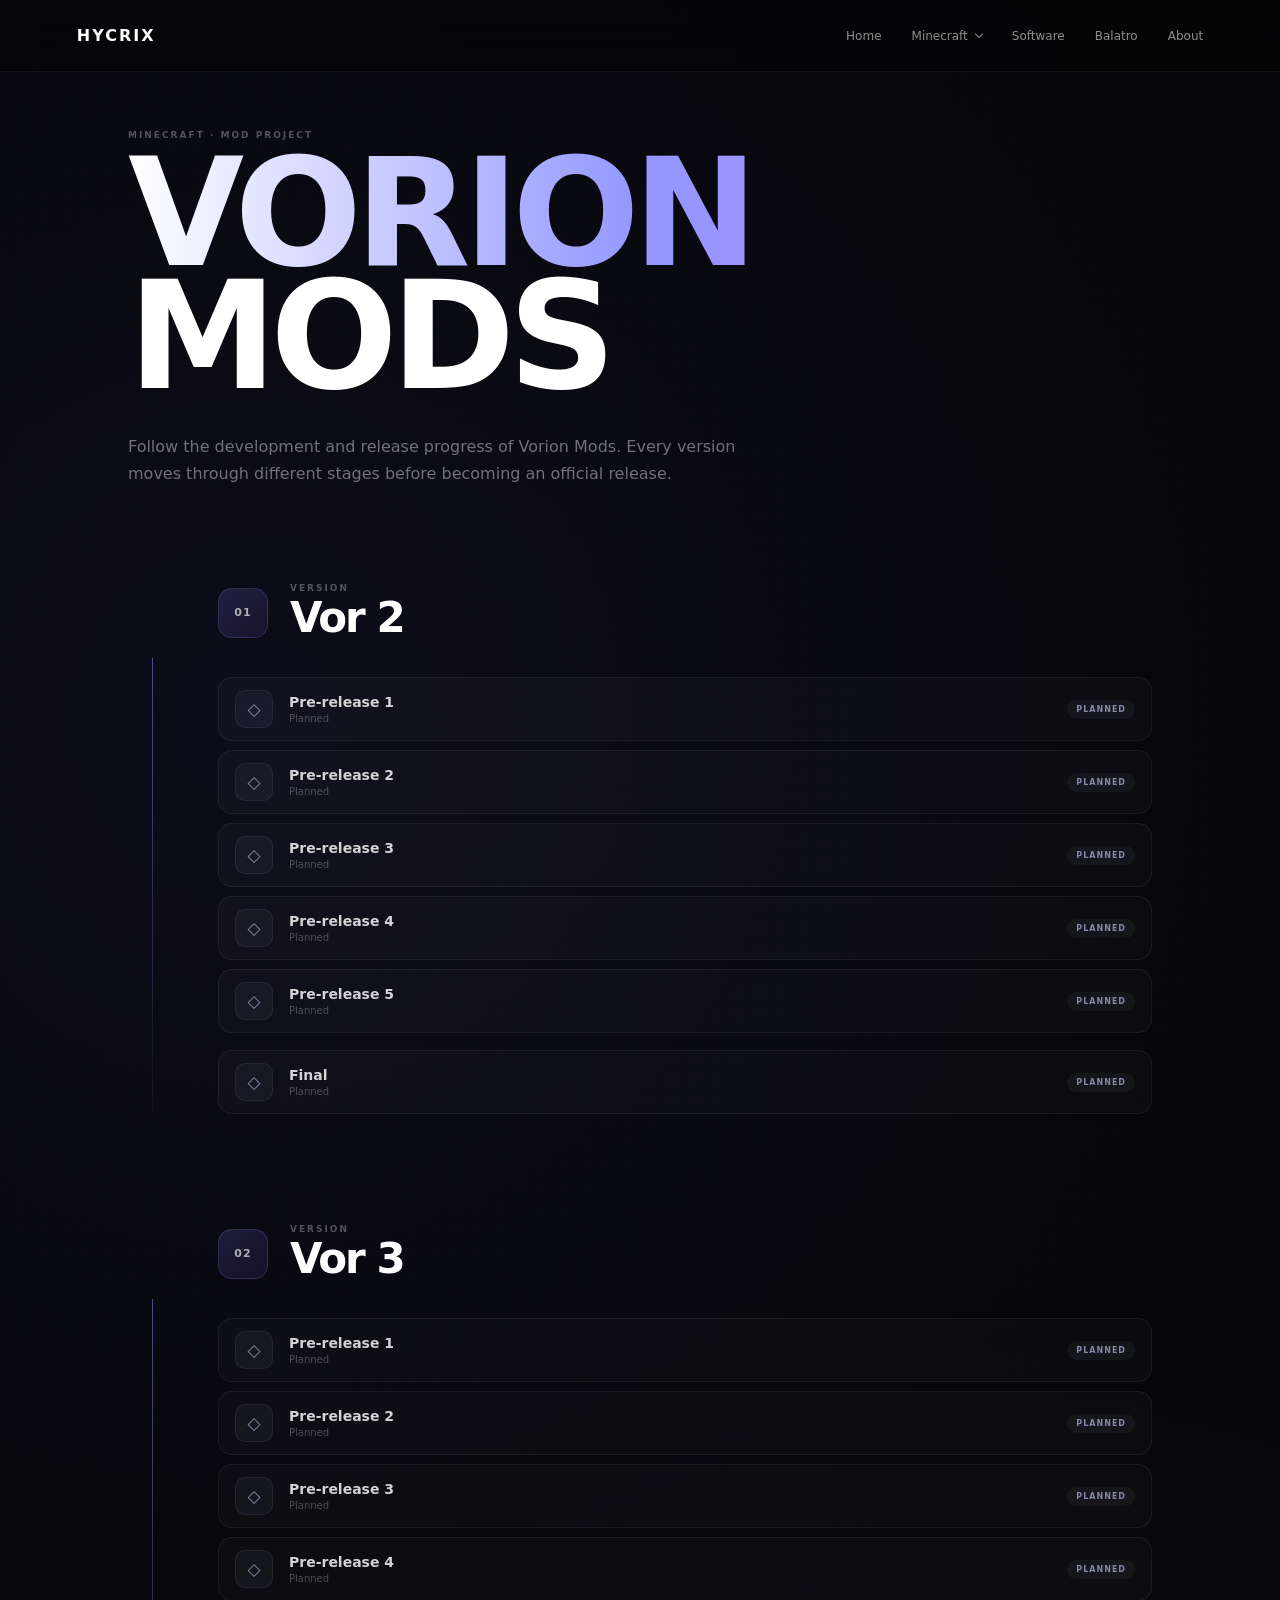
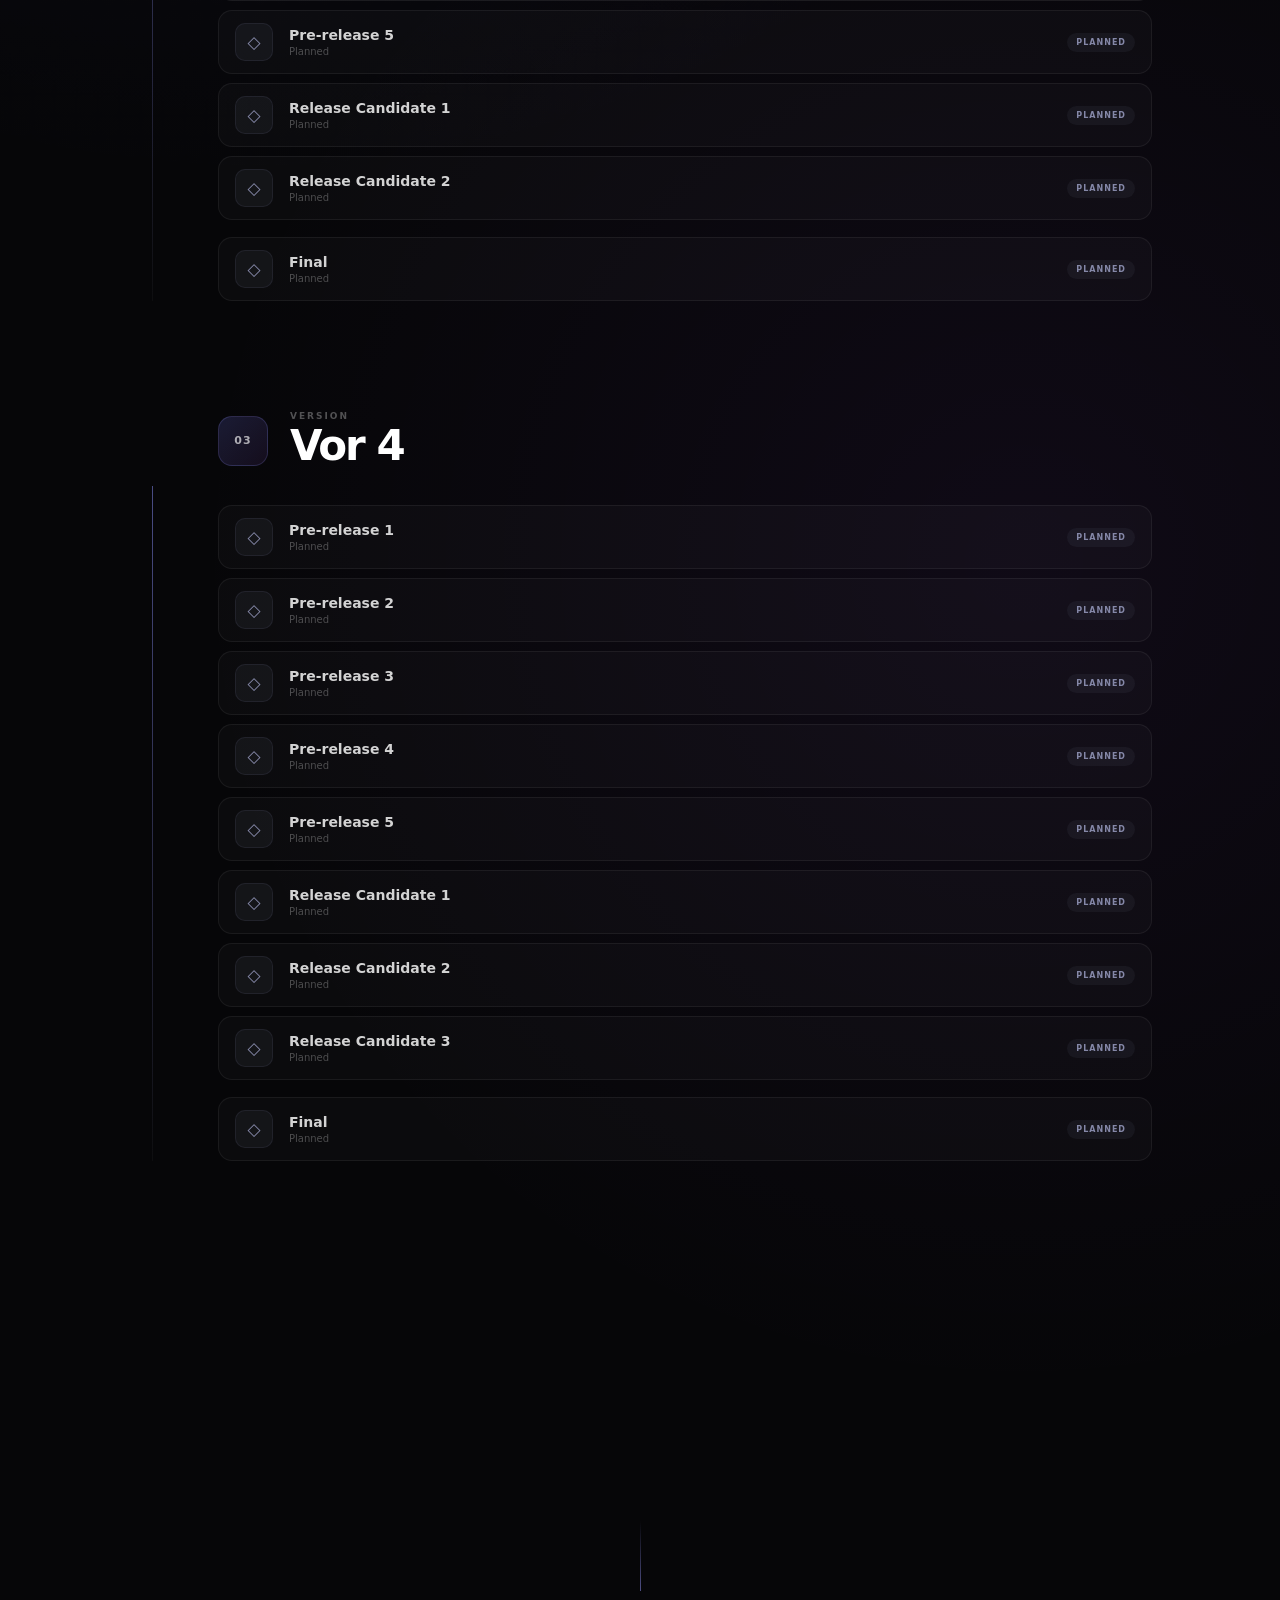
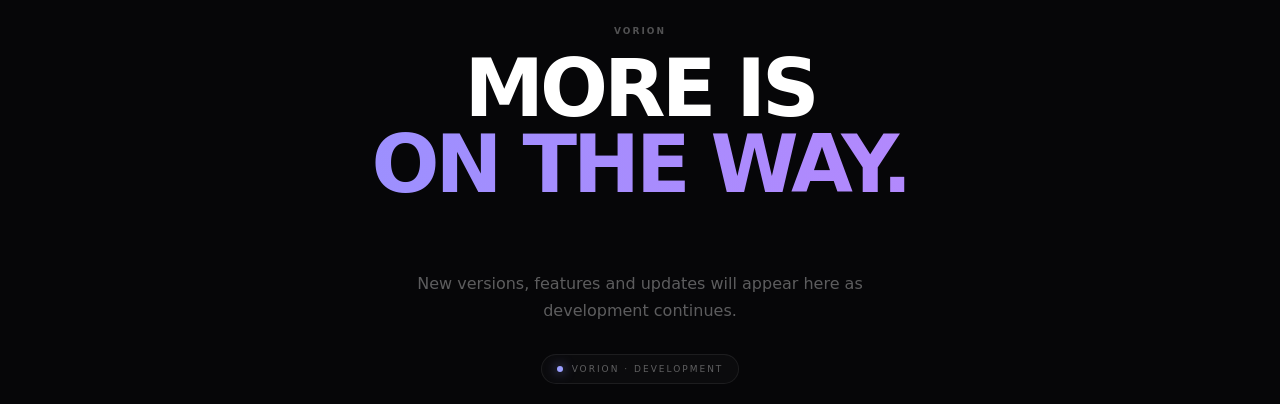
<file: VorionMods.html>
<!DOCTYPE html>
<html lang="en">
<head>
    <meta charset="UTF-8">
    <meta name="viewport" content="width=device-width, initial-scale=1.0">

    <title>Vorion Mods | Hycrix Entertainment</title>

    <link rel="stylesheet" href="css/vorionmods.css">
    <link rel="stylesheet" href="css/hollow.css">
</head>

<body>

    <!-- =========================
         NAVBAR
    ========================== -->

    <nav class="navbar">

        <a href="index.html" class="logo">
            HYCRIX
        </a>

        <div class="nav-links">

            <a href="index.html">
                Home
            </a>

            <!-- Minecraft is a group, not a page -->
            <div class="dropdown">

                <a href="#" class="dropbtn">
                    Minecraft
                    <span class="arrow"></span>
                </a>

                <div class="dropdown-menu">

                    <a href="VorionMods.html">
                        Vorion Mods
                    </a>

                </div>

            </div>

            <a href="software.html">
                Software
            </a>

            <a href="balatro.html">
                Balatro
            </a>

            <a href="about.html">
                About
            </a>

        </div>

    </nav>


    <!-- =========================
         MAIN
    ========================== -->

    <main class="vorion-page">


        <!-- HERO -->

        <section class="vorion-hero">

            <p class="eyebrow">
                MINECRAFT · MOD PROJECT
            </p>

            <h1>
                <span>VORION</span>
                MODS
            </h1>

            <p class="vorion-description">
                Follow the development and release progress
                of Vorion Mods. Every version moves through
                different stages before becoming an official release.
            </p>

        </section>


        <!-- =========================
             RELEASE TIMELINE
        ========================== -->

        <section class="vorion-timeline">


            <!-- =========================
                 VOR 2
            ========================== -->

            <div class="vor-version">

                <div class="vor-heading">

                    <div class="vor-number">
                        01
                    </div>

                    <div>
                        <p class="eyebrow">
                            VERSION
                        </p>

                        <h2>
                            Vor 2
                        </h2>
                    </div>

                </div>


                <div class="release-list">

                    <button
                        type="button"
                        class="release"
                        data-version="Vor 2 · Pre-release 1"
                        data-status="planned"
                        data-progress="0">

                        <span class="status-icon">◇</span>

                        <span class="release-info">
                            <strong>Pre-release 1</strong>
                            <small>Planned</small>
                        </span>

                        <span class="status-badge">
                            PLANNED
                        </span>

                    </button>


                    <button
                        type="button"
                        class="release"
                        data-version="Vor 2 · Pre-release 2"
                        data-status="planned"
                        data-progress="0">

                        <span class="status-icon">◇</span>

                        <span class="release-info">
                            <strong>Pre-release 2</strong>
                            <small>Planned</small>
                        </span>

                        <span class="status-badge">
                            PLANNED
                        </span>

                    </button>


                    <button
                        type="button"
                        class="release"
                        data-version="Vor 2 · Pre-release 3"
                        data-status="planned"
                        data-progress="0">

                        <span class="status-icon">◇</span>

                        <span class="release-info">
                            <strong>Pre-release 3</strong>
                            <small>Planned</small>
                        </span>

                        <span class="status-badge">
                            PLANNED
                        </span>

                    </button>


                    <button
                        type="button"
                        class="release"
                        data-version="Vor 2 · Pre-release 4"
                        data-status="planned"
                        data-progress="0">

                        <span class="status-icon">◇</span>

                        <span class="release-info">
                            <strong>Pre-release 4</strong>
                            <small>Planned</small>
                        </span>

                        <span class="status-badge">
                            PLANNED
                        </span>

                    </button>


                    <button
                        type="button"
                        class="release"
                        data-version="Vor 2 · Pre-release 5"
                        data-status="planned"
                        data-progress="0">

                        <span class="status-icon">◇</span>

                        <span class="release-info">
                            <strong>Pre-release 5</strong>
                            <small>Planned</small>
                        </span>

                        <span class="status-badge">
                            PLANNED
                        </span>

                    </button>


                    <button
                        type="button"
                        class="release final"
                        data-version="Vor 2 · Final"
                        data-status="planned"
                        data-progress="0">

                        <span class="status-icon">◇</span>

                        <span class="release-info">
                            <strong>Final</strong>
                            <small>Planned</small>
                        </span>

                        <span class="status-badge">
                            PLANNED
                        </span>

                    </button>

                </div>

            </div>


            <!-- =========================
                 VOR 3
            ========================== -->

            <div class="vor-version">

                <div class="vor-heading">

                    <div class="vor-number">
                        02
                    </div>

                    <div>
                        <p class="eyebrow">
                            VERSION
                        </p>

                        <h2>
                            Vor 3
                        </h2>
                    </div>

                </div>


                <div class="release-list">

                    <button
                        type="button"
                        class="release"
                        data-version="Vor 3 · Pre-release 1"
                        data-status="planned"
                        data-progress="0">

                        <span class="status-icon">◇</span>

                        <span class="release-info">
                            <strong>Pre-release 1</strong>
                            <small>Planned</small>
                        </span>

                        <span class="status-badge">
                            PLANNED
                        </span>

                    </button>


                    <button
                        type="button"
                        class="release"
                        data-version="Vor 3 · Pre-release 2"
                        data-status="planned"
                        data-progress="0">

                        <span class="status-icon">◇</span>

                        <span class="release-info">
                            <strong>Pre-release 2</strong>
                            <small>Planned</small>
                        </span>

                        <span class="status-badge">
                            PLANNED
                        </span>

                    </button>


                    <button
                        type="button"
                        class="release"
                        data-version="Vor 3 · Pre-release 3"
                        data-status="planned"
                        data-progress="0">

                        <span class="status-icon">◇</span>

                        <span class="release-info">
                            <strong>Pre-release 3</strong>
                            <small>Planned</small>
                        </span>

                        <span class="status-badge">
                            PLANNED
                        </span>

                    </button>


                    <button
                        type="button"
                        class="release"
                        data-version="Vor 3 · Pre-release 4"
                        data-status="planned"
                        data-progress="0">

                        <span class="status-icon">◇</span>

                        <span class="release-info">
                            <strong>Pre-release 4</strong>
                            <small>Planned</small>
                        </span>

                        <span class="status-badge">
                            PLANNED
                        </span>

                    </button>


                    <button
                        type="button"
                        class="release"
                        data-version="Vor 3 · Pre-release 5"
                        data-status="planned"
                        data-progress="0">

                        <span class="status-icon">◇</span>

                        <span class="release-info">
                            <strong>Pre-release 5</strong>
                            <small>Planned</small>
                        </span>

                        <span class="status-badge">
                            PLANNED
                        </span>

                    </button>


                    <button
                        type="button"
                        class="release"
                        data-version="Vor 3 · Release Candidate 1"
                        data-status="planned"
                        data-progress="0">

                        <span class="status-icon">◇</span>

                        <span class="release-info">
                            <strong>Release Candidate 1</strong>
                            <small>Planned</small>
                        </span>

                        <span class="status-badge">
                            PLANNED
                        </span>

                    </button>


                    <button
                        type="button"
                        class="release"
                        data-version="Vor 3 · Release Candidate 2"
                        data-status="planned"
                        data-progress="0">

                        <span class="status-icon">◇</span>

                        <span class="release-info">
                            <strong>Release Candidate 2</strong>
                            <small>Planned</small>
                        </span>

                        <span class="status-badge">
                            PLANNED
                        </span>

                    </button>


                    <button
                        type="button"
                        class="release final"
                        data-version="Vor 3 · Final"
                        data-status="planned"
                        data-progress="0">

                        <span class="status-icon">◇</span>

                        <span class="release-info">
                            <strong>Final</strong>
                            <small>Planned</small>
                        </span>

                        <span class="status-badge">
                            PLANNED
                        </span>

                    </button>

                </div>

            </div>


            <!-- =========================
                 VOR 4
            ========================== -->

            <div class="vor-version">

                <div class="vor-heading">

                    <div class="vor-number">
                        03
                    </div>

                    <div>
                        <p class="eyebrow">
                            VERSION
                        </p>

                        <h2>
                            Vor 4
                        </h2>
                    </div>

                </div>


                <div class="release-list">

                    <button
                        type="button"
                        class="release"
                        data-version="Vor 4 · Pre-release 1"
                        data-status="planned"
                        data-progress="0">

                        <span class="status-icon">◇</span>

                        <span class="release-info">
                            <strong>Pre-release 1</strong>
                            <small>Planned</small>
                        </span>

                        <span class="status-badge">
                            PLANNED
                        </span>

                    </button>


                    <button
                        type="button"
                        class="release"
                        data-version="Vor 4 · Pre-release 2"
                        data-status="planned"
                        data-progress="0">

                        <span class="status-icon">◇</span>

                        <span class="release-info">
                            <strong>Pre-release 2</strong>
                            <small>Planned</small>
                        </span>

                        <span class="status-badge">
                            PLANNED
                        </span>

                    </button>


                    <button
                        type="button"
                        class="release"
                        data-version="Vor 4 · Pre-release 3"
                        data-status="planned"
                        data-progress="0">

                        <span class="status-icon">◇</span>

                        <span class="release-info">
                            <strong>Pre-release 3</strong>
                            <small>Planned</small>
                        </span>

                        <span class="status-badge">
                            PLANNED
                        </span>

                    </button>


                    <button
                        type="button"
                        class="release"
                        data-version="Vor 4 · Pre-release 4"
                        data-status="planned"
                        data-progress="0">

                        <span class="status-icon">◇</span>

                        <span class="release-info">
                            <strong>Pre-release 4</strong>
                            <small>Planned</small>
                        </span>

                        <span class="status-badge">
                            PLANNED
                        </span>

                    </button>


                    <button
                        type="button"
                        class="release"
                        data-version="Vor 4 · Pre-release 5"
                        data-status="planned"
                        data-progress="0">

                        <span class="status-icon">◇</span>

                        <span class="release-info">
                            <strong>Pre-release 5</strong>
                            <small>Planned</small>
                        </span>

                        <span class="status-badge">
                            PLANNED
                        </span>

                    </button>


                    <button
                        type="button"
                        class="release"
                        data-version="Vor 4 · Release Candidate 1"
                        data-status="planned"
                        data-progress="0">

                        <span class="status-icon">◇</span>

                        <span class="release-info">
                            <strong>Release Candidate 1</strong>
                            <small>Planned</small>
                        </span>

                        <span class="status-badge">
                            PLANNED
                        </span>

                    </button>


                    <button
                        type="button"
                        class="release"
                        data-version="Vor 4 · Release Candidate 2"
                        data-status="planned"
                        data-progress="0">

                        <span class="status-icon">◇</span>

                        <span class="release-info">
                            <strong>Release Candidate 2</strong>
                            <small>Planned</small>
                        </span>

                        <span class="status-badge">
                            PLANNED
                        </span>

                    </button>


                    <button
                        type="button"
                        class="release"
                        data-version="Vor 4 · Release Candidate 3"
                        data-status="planned"
                        data-progress="0">

                        <span class="status-icon">◇</span>

                        <span class="release-info">
                            <strong>Release Candidate 3</strong>
                            <small>Planned</small>
                        </span>

                        <span class="status-badge">
                            PLANNED
                        </span>

                    </button>


                    <button
                        type="button"
                        class="release final"
                        data-version="Vor 4 · Final"
                        data-status="planned"
                        data-progress="0">

                        <span class="status-icon">◇</span>

                        <span class="release-info">
                            <strong>Final</strong>
                            <small>Planned</small>
                        </span>

                        <span class="status-badge">
                            PLANNED
                        </span>

                    </button>

                </div>

            </div>

        </section>


        <!-- =========================
             BOTTOM
        ========================== -->

        <section class="vorion-coming">

            <div class="coming-line"></div>

            <p class="eyebrow">
                VORION
            </p>

            <h2>
                MORE IS
                <span>ON THE WAY.</span>
            </h2>

            <p>
                New versions, features and updates
                will appear here as development continues.
            </p>

            <div class="coming-badge">
                <span></span>
                VORION · DEVELOPMENT
            </div>

        </section>

    </main>


    <!-- =========================
         VERSION POPUP
    ========================== -->

    <div
        class="version-modal"
        id="versionModal"
        aria-hidden="true">

        <div class="modal-backdrop"></div>

        <div
            class="version-modal-box"
            role="dialog"
            aria-modal="true"
            aria-labelledby="modalVersion">

            <button
                type="button"
                class="modal-close"
                id="modalClose"
                aria-label="Close">
                ×
            </button>


            <p class="modal-eyebrow">
                VORION MODS
            </p>

            <h2 id="modalVersion">
                Vor 2 · Pre-release 1
            </h2>


            <div class="modal-status-row">

                <span
                    class="modal-status-icon"
                    id="modalStatusIcon">
                    ◇
                </span>

                <div>

                    <span class="modal-status-label">
                        STATUS
                    </span>

                    <strong id="modalStatus">
                        PLANNED
                    </strong>

                </div>

            </div>


            <div class="progress-section">

                <div class="progress-header">

                    <span>
                        DEVELOPMENT PROGRESS
                    </span>

                    <strong id="modalProgressText">
                        0%
                    </strong>

                </div>

                <div class="progress-track">

                    <div
                        class="progress-fill"
                        id="modalProgressFill">
                    </div>

                </div>

            </div>


            <div class="modal-message">

                <span class="message-icon">
                    ◇
                </span>

                <p id="modalMessage">
                    More information will be available soon.
                </p>

            </div>

        </div>

    </div>


    <!-- =========================
         JAVASCRIPT
    ========================== -->

    <script src="js/vorionmods.js" defer></script>
    <script src="js/hollow-theme.js"></script>

</body>
</html>
</file>
<file: css/style.css>
/* =========================
   RESET
========================= */

* {
    margin: 0;
    padding: 0;
    box-sizing: border-box;
}

html {
    scroll-behavior: smooth;
}

body {
    font-family: Arial, Helvetica, sans-serif;
    background: #060608;
    color: white;
    overflow-x: hidden;
}


/* =========================
   BACKGROUND
========================= */

.background {
    position: fixed;
    inset: 0;
    z-index: -1;
    overflow: hidden;

    background:
        radial-gradient(
            circle at 20% 20%,
            rgba(70, 80, 255, 0.14),
            transparent 35%
        ),
        radial-gradient(
            circle at 80% 70%,
            rgba(150, 50, 255, 0.10),
            transparent 35%
        ),
        #060608;
}

.glow {
    position: absolute;
    width: 500px;
    height: 500px;
    border-radius: 50%;
    filter: blur(140px);
    opacity: 0.12;
}

.glow-1 {
    top: -200px;
    left: -150px;
    background: #4c5cff;
}

.glow-2 {
    right: -200px;
    bottom: -200px;
    background: #a855f7;
}


/* =========================
   NAVBAR
========================= */

.navbar {
    position: fixed;
    top: 0;
    left: 0;
    right: 0;

    height: 80px;

    display: flex;
    align-items: center;
    justify-content: space-between;

    padding: 0 7%;

    background: rgba(6, 6, 8, 0.65);
    backdrop-filter: blur(20px);

    border-bottom: 1px solid rgba(255,255,255,0.06);

    z-index: 100;
}

.logo {
    display: flex;
    align-items: center;

    width: 115px;
    height: 50px;

    text-decoration: none;
}

.logo img {
    display: block;

    width: 115px;
    height: auto;

    max-height: 50px;

    object-fit: contain;
}

nav {
    display: flex;
    gap: 35px;
}
.dropdown {
    position: relative;
}

.dropdown-menu {
    display: none !important;

    position: absolute;
    top: calc(100% + 10px);
    left: 50%;
    transform: translateX(-50%);

    width: 160px;
    padding: 6px;

    background: rgba(10, 10, 15, 0.97);
    border: 1px solid rgba(255,255,255,0.08);
    border-radius: 10px;

    backdrop-filter: blur(20px);
    z-index: 9999;
}

.dropdown:hover > .dropdown-menu {
    display: block !important;
}

.dropdown-menu a {
    display: block !important;
    padding: 10px 12px;

    color: rgba(255,255,255,0.7);
    text-decoration: none;
    border-radius: 6px;
}

.dropdown-menu a:hover {
    color: white;
    background: rgba(255,255,255,0.08);
}

.dropbtn {
    appearance: none;
    -webkit-appearance: none;

    border: 0;
    background: transparent;

    color: rgba(255,255,255,0.65);

    font-family: inherit;
    font-size: 14px;
    font-weight: inherit;

    padding: 0;
    margin: 0;

    cursor: pointer;

    display: flex;
    align-items: center;
    gap: 6px;

    transition: 0.25s;
}

.dropbtn:hover {
    color: white;
}

nav a {
    color: rgba(255,255,255,0.65);
    text-decoration: none;
    font-size: 14px;

    transition: 0.25s;
}

nav a:hover {
    color: white;
}


/* =========================
   HERO
========================= */

.hero {
    min-height: 100vh;

    display: flex;
    align-items: center;

    padding: 120px 10% 80px;
}

.hero-content {
    width: 100%;
    max-width: 1200px;
}

.eyebrow {
    color: rgba(255,255,255,0.45);
    font-size: 12px;
    font-weight: 700;
    letter-spacing: 4px;
    margin-bottom: 20px;
}

h1 {
    font-size: clamp(55px, 8vw, 120px);
    line-height: 0.9;
    letter-spacing: -4px;
    font-weight: 900;
    white-space: nowrap;
}
h1 span {
    display: block;

    background: linear-gradient(
        90deg,
        #ffffff,
        #8d91ff,
        #c084fc
    );

    -webkit-background-clip: text;
    background-clip: text;
    -webkit-text-fill-color: transparent;
}

.description {
    margin-top: 30px;

    font-size: 18px;
    color: rgba(255,255,255,0.5);
}


/* =========================
   BUTTONS
========================= */

.buttons {
    display: flex;
    gap: 14px;
    margin-top: 40px;
}

.button {
    padding: 14px 24px;
    border-radius: 10px;

    text-decoration: none;
    font-size: 14px;
    font-weight: 700;

    transition: 0.25s;
}

.primary {
    color: white;
    background: rgba(255,255,255,0.12);
    border: 1px solid rgba(255,255,255,0.15);
}

.primary:hover {
    background: rgba(255,255,255,0.2);
    transform: translateY(-2px);
}

.secondary {
    color: rgba(255,255,255,0.65);
    border: 1px solid rgba(255,255,255,0.08);
}

.secondary:hover {
    color: white;
    border-color: rgba(255,255,255,0.2);
}


/* =========================
   SECTIONS
========================= */

.section {
    padding: 140px 10%;
}

h2 {
    font-size: clamp(40px, 6vw, 80px);
    margin-bottom: 50px;
    letter-spacing: -3px;
}


/* =========================
   CARDS
========================= */

.cards {
    display: grid;
    grid-template-columns: repeat(3, 1fr);
    gap: 20px;
}

.card {
    min-height: 220px;

    padding: 30px;

    border-radius: 20px;

    background: rgba(255,255,255,0.035);
    border: 1px solid rgba(255,255,255,0.07);

    backdrop-filter: blur(15px);

    transition: 0.3s;
}

.card:hover {
    transform: translateY(-6px);

    background: rgba(255,255,255,0.06);

    border-color: rgba(255,255,255,0.15);
}

.card h3 {
    font-size: 22px;
    margin-bottom: 10px;
}

.card p,
.about p {
    color: rgba(255,255,255,0.45);
    line-height: 1.7;
}


/* =========================
   FOOTER
========================= */

footer {
    padding: 40px 10%;
    color: rgba(255,255,255,0.3);
    font-size: 12px;
    border-top: 1px solid rgba(255,255,255,0.05);
}


/* =========================
   MOBILE
========================= */

@media (max-width: 700px) {

    .navbar {
        height: 70px;
        padding: 0 6%;
    }

    .logo {
        font-size: 16px;
    }

    .logo span {
        font-size: 7px;
        letter-spacing: 3px;
    }

    nav {
        display: none;
    }

    .hero {
        min-height: 100vh;
        padding: 110px 7% 70px;
        align-items: center;
    }

    .hero-content {
        width: 100%;
    }

    h1 {
        font-size: clamp(45px, 14vw, 80px);
        line-height: 0.92;
        letter-spacing: -3px;
        white-space: normal;
    }

    h1 span {
        margin-top: 5px;
    }

    .description {
        font-size: 15px;
        margin-top: 25px;
    }

    .buttons {
        flex-direction: column;
        align-items: stretch;
        margin-top: 30px;
    }

    .button {
        text-align: center;
    }

    .section {
        padding: 100px 7%;
    }

    h2 {
        font-size: 45px;
        letter-spacing: -2px;
    }

    .cards {
        grid-template-columns: 1fr;
    }
}
/* =========================
   MINECRAFT DROPDOWN
========================= */

.dropdown {
    position: relative;
}

.dropbtn {
    display: flex;
    align-items: center;
    gap: 6px;
}

.dropbtn .arrow {
    width: 6px;
    height: 6px;

    border-right: 1px solid rgba(255,255,255,0.55);
    border-bottom: 1px solid rgba(255,255,255,0.55);

    transform: rotate(45deg);
    margin-top: -3px;

    transition: 0.25s ease;
}

/* Ẩn Vorion Mods mặc định */
.dropdown-menu {
    display: none;

    position: absolute;
    top: calc(100% + 12px);
    left: 50%;
    transform: translateX(-50%);

    width: 160px;
    padding: 7px;

    background: rgba(10, 10, 15, 0.96);
    border: 1px solid rgba(255,255,255,0.08);
    border-radius: 12px;

    backdrop-filter: blur(20px);
}

/* Rê chuột Minecraft mới hiện */
.dropdown:hover .dropdown-menu {
    display: block;
}

/* Vorion Mods */
.dropdown-menu a {
    display: block;

    padding: 10px 12px;

    color: rgba(255,255,255,0.65);
    text-decoration: none;

    border-radius: 7px;
    font-size: 13px;
}

.dropdown-menu a:hover {
    color: white;
    background: rgba(255,255,255,0.07);
}
/* Minecraft arrow */

.dropbtn .arrow {
    width: 6px;
    height: 6px;

    border-right: 1px solid rgba(255,255,255,0.55);
    border-bottom: 1px solid rgba(255,255,255,0.55);

    transform: rotate(45deg);
    margin-top: -3px;

    transition: transform 0.25s ease;
}

.dropdown:hover .dropbtn .arrow {
    transform: rotate(225deg);
}
/* =========================
   LEAK
========================= */

.leak-section {
    padding-top: 40px;
}

.leak-card {
    min-height: 180px;
}

.leak-card h3 {
    margin-bottom: 10px;
}
/* =========================
   HYCRIX MAINTENANCE MODE
========================= */

.maintenance-screen {
    position: fixed;
    inset: 0;

    display: flex;
    align-items: center;
    justify-content: center;

    overflow: hidden;

    background:
        radial-gradient(
            circle at 15% 20%,
            rgba(70, 80, 255, 0.14),
            transparent 32%
        ),
        radial-gradient(
            circle at 85% 75%,
            rgba(170, 70, 255, 0.12),
            transparent 32%
        ),
        #060608;

    color: white;

    z-index: 99999;
}


/* Background grid */

.maintenance-grid {
    position: absolute;
    inset: 0;

    opacity: 0.035;

    background-image:
        linear-gradient(
            rgba(255,255,255,0.3) 1px,
            transparent 1px
        ),
        linear-gradient(
            90deg,
            rgba(255,255,255,0.3) 1px,
            transparent 1px
        );

    background-size: 60px 60px;

    mask-image: linear-gradient(
        to bottom,
        black,
        transparent 90%
    );

    pointer-events: none;
}


/* Glow */

.maintenance-glow {
    position: absolute;

    width: 500px;
    height: 500px;

    border-radius: 50%;

    filter: blur(150px);

    opacity: 0.14;

    pointer-events: none;
}

.glow-left {
    left: -250px;
    top: 10%;

    background: #5865ff;
}

.glow-right {
    right: -250px;
    bottom: 0;

    background: #a855f7;
}


/* Main */

.maintenance-content {
    position: relative;

    width: min(90%, 800px);

    text-align: center;

    animation: maintenance-enter 0.9s ease forwards;
}


/* Logo */

.maintenance-logo {
    margin-bottom: 38px;

    font-size: 18px;

    font-weight: 900;

    letter-spacing: 4px;
}

.maintenance-logo span {
    display: block;

    margin-top: 6px;

    font-size: 8px;

    letter-spacing: 5px;

    opacity: 0.3;
}


/* Loader */

.maintenance-loader {
    position: relative;

    width: 74px;
    height: 74px;

    margin: 0 auto 32px;
}

.loader-ring {
    position: absolute;

    inset: 0;

    border: 1px solid rgba(255,255,255,0.1);

    border-top-color: rgba(255,255,255,0.8);

    border-radius: 50%;

    animation: loader-spin 2s linear infinite;
}

.ring-two {
    inset: 9px;

    border-top-color: rgba(150,140,255,0.7);

    animation-direction: reverse;

    animation-duration: 1.4s;
}

.loader-core {
    position: absolute;

    width: 8px;
    height: 8px;

    top: 50%;
    left: 50%;

    transform: translate(-50%, -50%);

    border-radius: 50%;

    background: white;

    box-shadow:
        0 0 18px rgba(255,255,255,0.8);
}


/* Label */

.maintenance-label {
    margin-bottom: 18px;

    color: rgba(255,255,255,0.32);

    font-size: 10px;

    font-weight: 700;

    letter-spacing: 5px;
}


/* Heading */

.maintenance-content h1 {
    margin: 0;

    font-size: clamp(55px, 8vw, 100px);

    line-height: 0.9;

    letter-spacing: -5px;

    font-weight: 900;
}

.maintenance-content h1 span {
    background: linear-gradient(
        90deg,
        #ffffff,
        #969aff,
        #c084fc
    );

    -webkit-background-clip: text;
    background-clip: text;
    -webkit-text-fill-color: transparent;
}


/* Description */

.maintenance-description {
    margin-top: 30px;

    color: rgba(255,255,255,0.42);

    font-size: 15px;

    line-height: 1.7;
}


/* Status */

.maintenance-status {
    display: inline-flex;

    align-items: center;

    gap: 9px;

    margin-top: 28px;

    padding: 9px 15px;

    border: 1px solid rgba(255,255,255,0.07);

    border-radius: 100px;

    background: rgba(255,255,255,0.035);

    color: rgba(255,255,255,0.4);

    font-size: 9px;

    letter-spacing: 2px;
}

.status-dot {
    width: 6px;
    height: 6px;

    border-radius: 50%;

    background: #969aff;

    box-shadow:
        0 0 12px rgba(150,154,255,0.8);

    animation: status-pulse 1.6s ease-in-out infinite;
}


/* Progress */

.maintenance-progress {
    width: min(90%, 420px);

    margin: 30px auto 0;
}

.progress-info {
    display: flex;

    justify-content: space-between;

    margin-bottom: 8px;

    color: rgba(255,255,255,0.22);

    font-size: 8px;

    letter-spacing: 2px;
}

.progress-bar {
    width: 100%;
    height: 2px;

    overflow: hidden;

    background: rgba(255,255,255,0.07);
}

.progress-fill {
    width: 55%;
    height: 100%;

    background: linear-gradient(
        90deg,
        #777cff,
        #c084fc
    );

    animation: progress-pulse 2.5s ease-in-out infinite;
}


/* Footer */

.maintenance-footer {
    position: absolute;

    bottom: 25px;

    left: 0;
    right: 0;

    text-align: center;

    color: rgba(255,255,255,0.18);

    font-size: 8px;

    letter-spacing: 3px;
}

.maintenance-footer span {
    margin: 0 8px;

    opacity: 0.5;
}


/* Animations */

@keyframes loader-spin {
    from {
        transform: rotate(0deg);
    }

    to {
        transform: rotate(360deg);
    }
}

@keyframes status-pulse {
    0%, 100% {
        opacity: 0.3;
        transform: scale(0.8);
    }

    50% {
        opacity: 1;
        transform: scale(1.15);
    }
}

@keyframes progress-pulse {
    0%, 100% {
        opacity: 0.5;
    }

    50% {
        opacity: 1;
    }
}

@keyframes maintenance-enter {
    from {
        opacity: 0;
        transform: translateY(18px);
    }

    to {
        opacity: 1;
        transform: translateY(0);
    }

}  
  @media (max-width: 700px) {

    .maintenance-logo {
        margin-bottom: 30px;
    }

    .maintenance-loader {
        width: 62px;
        height: 62px;
        margin-bottom: 28px;
    }

    .maintenance-content h1 {
        font-size: clamp(48px, 14vw, 70px);
        letter-spacing: -3px;
    }

    .maintenance-description {
        font-size: 14px;
    }

    .maintenance-progress {
        width: 85%;
    }

    .maintenance-footer {
        font-size: 7px;
    }
  }

/* =========================
   PROJECT SHOWCASE
========================= */

.projects-section {
    position: relative;
}

.title-dot {
    color: #a855f7;
}

.project-grid {
    display: grid;
    grid-template-columns: repeat(2, minmax(0, 1fr));
    gap: 14px;
}

.project-card {
    position: relative;
    display: flex;
    align-items: center;
    gap: 18px;

    width: 100%;
    min-height: 115px;
    padding: 25px;

    color: #fff;
    text-align: left;
    font: inherit;

    background:
        linear-gradient(135deg,
        rgba(255,255,255,.045),
        rgba(255,255,255,.012));

    border: 1px solid rgba(255,255,255,.09);
    border-radius: 14px;

    cursor: pointer;
    overflow: hidden;

    transition:
        transform .25s ease,
        border-color .25s ease,
        background .25s ease,
        box-shadow .25s ease;
}

.project-card::before {
    content: "";
    position: absolute;
    inset: 0 auto 0 0;
    width: 3px;
    background: #a855f7;
    transform: scaleY(0);
    transform-origin: bottom;
    transition: transform .25s ease;
}

.project-card:hover {
    transform: translateY(-4px);
    border-color: rgba(168,85,247,.5);
    background: rgba(168,85,247,.055);
    box-shadow: 0 12px 35px rgba(0,0,0,.2);
}

.project-card:hover::before {
    transform: scaleY(1);
}

.project-number {
    color: #a855f7;
    font-size: 12px;
    font-weight: 700;
    letter-spacing: 1px;
    flex-shrink: 0;
}

.project-name {
    flex: 1;
    font-size: 17px;
    font-weight: 700;
    line-height: 1.45;
}

.project-arrow {
    color: rgba(255,255,255,.4);
    font-size: 22px;
    transition: color .2s, transform .2s;
}

.project-card:hover .project-arrow {
    color: #c084fc;
    transform: translate(3px, -3px);
}

.projects-hint {
    margin-top: 25px;
    color: rgba(255,255,255,.3);
    font-size: 10px;
    letter-spacing: 2px;
}


/* =========================
   PROJECT MODAL
========================= */

.project-modal {
    position: fixed;
    inset: 0;
    z-index: 9999;

    display: flex;
    align-items: center;
    justify-content: center;

    padding: 20px;

    opacity: 0;
    visibility: hidden;
    pointer-events: none;

    transition: opacity .25s, visibility .25s;
}

.project-modal.active {
    opacity: 1;
    visibility: visible;
    pointer-events: auto;
}

.project-modal-backdrop {
    position: absolute;
    inset: 0;
    background: rgba(0,0,0,.8);
    backdrop-filter: blur(10px);
    -webkit-backdrop-filter: blur(10px);
}

.project-modal-panel {
    position: relative;
    z-index: 1;

    width: 100%;
    max-width: 650px;
    max-height: 90vh;
    overflow-y: auto;

    padding: 42px;

    background:
        radial-gradient(ellipse at top right,
        rgba(126,34,206,.14), transparent 55%),
        #0b0b0e;

    border: 1px solid rgba(168,85,247,.3);
    border-radius: 18px;

    box-shadow: 0 25px 100px rgba(0,0,0,.6);

    transform: translateY(15px) scale(.98);
    transition: transform .25s ease;
}

.project-modal.active .project-modal-panel {
    transform: translateY(0) scale(1);
}

.modal-close {
    position: absolute;
    top: 15px;
    right: 18px;

    width: 38px;
    height: 38px;

    color: rgba(255,255,255,.7);
    font-size: 27px;

    background: rgba(255,255,255,.05);
    border: 1px solid rgba(255,255,255,.1);
    border-radius: 10px;

    cursor: pointer;
}

.modal-close:hover {
    color: #fff;
    border-color: #a855f7;
}

.modal-eyebrow {
    margin-bottom: 17px;
    color: #c084fc;
    font-size: 10px;
    font-weight: 700;
    letter-spacing: 2px;
}

.project-modal-panel h3 {
    margin: 0 35px 20px 0;
    color: #fff;
    font-size: clamp(28px, 5vw, 42px);
    line-height: 1.15;
    letter-spacing: -1px;
}

.modal-description {
    color: rgba(255,255,255,.62);
    font-size: 15px;
    line-height: 1.8;
}

.modal-divider {
    height: 1px;
    margin: 30px 0;
    background: rgba(255,255,255,.1);
}

.modal-meta {
    display: grid;
    gap: 22px;
}

.modal-meta > div {
    display: grid;
    gap: 7px;
}

.meta-label {
    color: rgba(255,255,255,.35);
    font-size: 10px;
    font-weight: 700;
    letter-spacing: 1.5px;
}

.modal-meta > div > span:last-child {
    color: rgba(255,255,255,.85);
    font-size: 14px;
    line-height: 1.5;
}

.modal-index {
    display: block;
    margin-top: 35px;
    color: rgba(255,255,255,.2);
    font-size: 10px;
    font-weight: 700;
    letter-spacing: 2px;
}


/* MOBILE */

@media (max-width: 700px) {
    .project-grid {
        grid-template-columns: 1fr;
        gap: 10px;
    }

    .project-card {
        min-height: 92px;
        padding: 20px;
        gap: 13px;
    }

    .project-name {
        font-size: 15px;
    }

    .project-modal-panel {
        padding: 32px 24px;
    }
}

@media (prefers-reduced-motion: reduce) {
    .project-card,
    .project-modal,
    .project-modal-panel {
        transition: none;
    }
}

/* ========================================
   HYCRIX CONTACT & SOCIALS
======================================== */

.contact-section {
    padding: 75px 10%;
}

.contact-section > .eyebrow {
    margin-bottom: 15px;
    color: rgba(255, 255, 255, .4);
    font-size: 10px;
    font-weight: 700;
    letter-spacing: 3px;
}

.contact-section h2 {
    margin: 0 0 32px;
    color: #fff;
    font-size: clamp(36px, 6vw, 66px);
    font-weight: 900;
    line-height: 1;
    letter-spacing: -3px;
}

.contact-section h2 span {
    color: #a855f7;
}

.contact-grid {
    display: grid;
    grid-template-columns: repeat(3, minmax(0, 1fr));
    gap: 14px;
}

.contact-card {
    position: relative;
    display: flex;
    flex-direction: column;
    align-items: flex-start;
    gap: 12px;
    min-width: 0;
    min-height: 195px;
    padding: 23px;
    overflow: hidden;

    color: #fff;
    text-decoration: none;

    background:
        linear-gradient(
            145deg,
            rgba(255, 255, 255, .045),
            rgba(255, 255, 255, .01)
        );

    border: 1px solid rgba(255, 255, 255, .09);
    border-radius: 15px;

    transition:
        transform .25s ease,
        border-color .25s ease,
        background .25s ease;
}

.contact-card:hover {
    transform: translateY(-4px);
    border-color: rgba(168, 85, 247, .55);
    background: rgba(168, 85, 247, .045);
}

.contact-icon {
    display: flex;
    align-items: center;
    justify-content: center;
    width: 39px;
    height: 39px;
    flex-shrink: 0;

    border: 1px solid rgba(168, 85, 247, .25);
    border-radius: 11px;

    background: rgba(168, 85, 247, .09);
    color: #d8b4fe;

    font-size: 12px;
    font-weight: 900;
    letter-spacing: .5px;
}

.youtube-icon {
    color: #ff7777;
    border-color: rgba(255, 70, 70, .25);
    background: rgba(255, 50, 50, .08);
}

.discord-icon {
    color: #aaa3ff;
    border-color: rgba(114, 137, 218, .3);
    background: rgba(114, 137, 218, .1);
}

.email-icon {
    color: #d8b4fe;
}

.contact-label {
    color: rgba(255, 255, 255, .4);
    font-size: 9px;
    font-weight: 700;
    letter-spacing: 1.6px;
}

.contact-name {
    overflow-wrap: anywhere;
    color: #fff;
    font-size: 17px;
    font-weight: 800;
    line-height: 1.35;
}

.contact-address {
    overflow-wrap: anywhere;
    color: rgba(255, 255, 255, .55);
    font-size: 11px;
    line-height: 1.5;
}

.contact-action {
    margin-top: auto;
    padding-top: 8px;
    color: #c084fc;
    font-size: 11px;
    font-weight: 700;
}

/* TABLET */

@media (max-width: 900px) {
    .contact-grid {
        grid-template-columns: repeat(2, minmax(0, 1fr));
    }
}

/* MOBILE */

@media (max-width: 600px) {
    .contact-section {
        padding: 55px 7%;
    }

    .contact-section h2 {
        font-size: clamp(35px, 10vw, 48px);
        letter-spacing: -2px;
    }

    .contact-grid {
        grid-template-columns: minmax(0, 1fr);
        gap: 12px;
    }

    .contact-card {
        min-height: 175px;
        padding: 21px;
    }
}
</file>
<file: css/hollow.css>
/* HYCRIX: THE HOLLOW — Halloween 2026 */

body.hollow-active {
    --hollow-bg: #0b0912;
    --hollow-panel: #171020;
    --hollow-purple: #9b5cff;
    --hollow-text: #eee7fa;
    --hollow-border: rgba(155, 92, 255, 0.35);

    background-color: var(--hollow-bg);
    color: var(--hollow-text);
}

body.hollow-active header,
body.hollow-active nav,
body.hollow-active .navbar {
    background-color: #100b1b;
    border-color: var(--hollow-border);
}

body.hollow-active h1,
body.hollow-active h2,
body.hollow-active h3 {
    color: #c59aff;
}

body.hollow-active a {
    color: #c59aff;
}

body.hollow-active button,
body.hollow-active .btn {
    border-color: var(--hollow-purple);
}

body.hollow-active .card,
body.hollow-active .project-card,
body.hollow-active section {
    border-color: var(--hollow-border);
}

body.hollow-active footer {
    background-color: #09070e;
    border-top: 1px solid var(--hollow-border);
}

body.hollow-active a,
body.hollow-active button {
    transition: color 0.2s ease, border-color 0.2s ease;
}

@media (prefers-reduced-motion: no-preference) {
    body.hollow-active h1 {
        text-shadow: 0 0 18px rgba(155, 92, 255, 0.25);
    }
}

/* ==========================================
   HYCRIX: THE HOLLOW — DARK FANTASY UPGRADE
   ========================================== */

body.hollow-active {
    --hollow-purple: #a855f7;
    --hollow-bright: #d8b4fe;
    --hollow-deep: #090610;
    --hollow-line: rgba(168, 85, 247, 0.38);

    background:
        radial-gradient(ellipse at 50% 0%,
            rgba(91, 33, 182, 0.23), transparent 48%),
        linear-gradient(180deg, #0b0713, #10091b 55%, #08060d);
    background-attachment: fixed;
    overflow-x: hidden;
}

/* Purple mist and ambient magical light */
body.hollow-active::before {
    content: "";
    position: fixed;
    inset: -20%;
    z-index: 0;
    pointer-events: none;

    background:
        radial-gradient(ellipse at 15% 35%,
            rgba(126, 34, 206, 0.13), transparent 38%),
        radial-gradient(ellipse at 85% 65%,
            rgba(147, 51, 234, 0.12), transparent 40%),
        radial-gradient(ellipse at 50% 100%,
            rgba(88, 28, 135, 0.16), transparent 45%);

    animation: hollow-mist 18s ease-in-out infinite alternate;
}

/* Keep page content above the ambient background */
body.hollow-active > *:not(.background) {
    position: relative;
    z-index: 1;
}

body.hollow-active .background {
    pointer-events: none;
}

/* Navigation: gothic glass */
body.hollow-active .navbar {
    background: rgba(11, 7, 19, 0.88);
    border-bottom: 1px solid var(--hollow-line);
    box-shadow: 0 8px 35px rgba(0, 0, 0, 0.25);
    backdrop-filter: blur(14px);
    -webkit-backdrop-filter: blur(14px);
}

body.hollow-active .navbar a {
    transition: color 0.25s ease, text-shadow 0.25s ease;
}

body.hollow-active .navbar a:hover,
body.hollow-active .navbar a:focus-visible {
    color: var(--hollow-bright);
    text-shadow: 0 0 14px rgba(168, 85, 247, 0.7);
}

/* Hero: portal-like aura */
body.hollow-active .hero {
    position: relative;
    isolation: isolate;
}

body.hollow-active .hero::before {
    content: "";
    position: absolute;
    z-index: -1;
    width: min(72vw, 620px);
    aspect-ratio: 1;
    left: 50%;
    top: 45%;
    transform: translate(-50%, -50%);
    border-radius: 50%;
    pointer-events: none;

    background: radial-gradient(circle,
        rgba(126, 34, 206, 0.18) 0%,
        rgba(88, 28, 135, 0.10) 35%,
        transparent 70%);

    filter: blur(12px);
    animation: hollow-pulse 5s ease-in-out infinite;
}

body.hollow-active .hero h1 {
    color: #f3e8ff;
    text-shadow:
        0 0 12px rgba(168, 85, 247, 0.5),
        0 0 38px rgba(126, 34, 206, 0.25);
}

body.hollow-active .hero h1 span {
    color: var(--hollow-bright);
}

/* Magical section headings */
body.hollow-active .section h2,
body.hollow-active .contact-section h2 {
    text-shadow: 0 0 22px rgba(168, 85, 247, 0.22);
}

body.hollow-active .eyebrow {
    color: #c084fc;
    letter-spacing: 0.2em;
}

/* Project cards: enchanted borders */
body.hollow-active .project-card {
    position: relative;
    overflow: hidden;
    isolation: isolate;
    background:
        linear-gradient(145deg,
            rgba(37, 20, 54, 0.92),
            rgba(13, 9, 21, 0.96));
    border: 1px solid rgba(168, 85, 247, 0.28);
    box-shadow: inset 0 1px rgba(255, 255, 255, 0.025);
    transition:
        transform 0.25s ease,
        border-color 0.25s ease,
        box-shadow 0.25s ease;
}

body.hollow-active .project-card::before {
    content: "";
    position: absolute;
    inset: 0;
    z-index: -1;
    pointer-events: none;

    background: linear-gradient(
        115deg,
        transparent 20%,
        rgba(192, 132, 252, 0.10) 50%,
        transparent 80%
    );

    transform: translateX(-100%);
    transition: transform 0.55s ease;
}

body.hollow-active .project-card:hover,
body.hollow-active .project-card:focus-visible {
    transform: translateY(-5px);
    border-color: rgba(192, 132, 252, 0.85);
    box-shadow:
        0 12px 32px rgba(0, 0, 0, 0.3),
        0 0 22px rgba(147, 51, 234, 0.16);
}

body.hollow-active .project-card:hover::before,
body.hollow-active .project-card:focus-visible::before {
    transform: translateX(100%);
}

body.hollow-active .project-number,
body.hollow-active .project-arrow {
    color: #c084fc;
}

/* Buttons: Hollow energy */
body.hollow-active .button.primary,
body.hollow-active .btn-primary {
    background: linear-gradient(135deg, #7e22ce, #a855f7);
    border: 1px solid #c084fc;
    box-shadow: 0 0 20px rgba(147, 51, 234, 0.2);
}

body.hollow-active .button.primary:hover,
body.hollow-active .btn-primary:hover {
    box-shadow:
        0 0 12px rgba(192, 132, 252, 0.4),
        0 0 32px rgba(147, 51, 234, 0.22);
}

/* Contact cards */
body.hollow-active .contact-card {
    border-color: rgba(168, 85, 247, 0.25);
    background:
        linear-gradient(145deg,
            rgba(29, 17, 43, 0.92),
            rgba(12, 8, 19, 0.96));
    transition:
        transform 0.25s ease,
        border-color 0.25s ease,
        box-shadow 0.25s ease;
}

body.hollow-active .contact-card:hover {
    transform: translateY(-4px);
    border-color: rgba(192, 132, 252, 0.75);
    box-shadow: 0 0 24px rgba(147, 51, 234, 0.13);
}

/* Project details modal */
body.hollow-active .project-modal-panel {
    background: #120b1d;
    border: 1px solid var(--hollow-line);
    box-shadow: 0 0 50px rgba(88, 28, 135, 0.22);
}

body.hollow-active .modal-divider {
    background: var(--hollow-line);
}

/* Footer */
body.hollow-active footer {
    border-top: 1px solid var(--hollow-line);
    box-shadow: 0 -8px 32px rgba(88, 28, 135, 0.07);
}

/* Ambient motion */
@keyframes hollow-mist {
    from {
        transform: translate3d(-2%, 0, 0) scale(1);
    }
    to {
        transform: translate3d(2%, -1%, 0) scale(1.06);
    }
}

@keyframes hollow-pulse {
    0%, 100% {
        opacity: 0.55;
        scale: 0.96;
    }
    50% {
        opacity: 1;
        scale: 1.04;
    }
}

/* Accessibility and mobile performance */
@media (max-width: 600px) {
    body.hollow-active::before {
        animation-duration: 28s;
    }

    body.hollow-active .project-card:hover,
    body.hollow-active .contact-card:hover {
        transform: none;
    }
}

@media (prefers-reduced-motion: reduce) {
    body.hollow-active::before,
    body.hollow-active .hero::before {
        animation: none;
    }

    body.hollow-active *,
    body.hollow-active *::before,
    body.hollow-active *::after {
        scroll-behavior: auto !important;
        transition-duration: 0.01ms !important;
    }
}

/* ======================================
   THE HOLLOW — EVENT LANDING EXPERIENCE
   ====================================== */

.hollow-event-banner {
    display: none;
}

body.hollow-active .hollow-event-banner {
    position: relative;
    display: grid;
    place-items: center;
    min-height: clamp(540px, 78vh, 820px);
    padding: 76px 22px 88px;
    margin: 0;
    overflow: hidden;
    isolation: isolate;
    text-align: center;
    color: #f5eaff;
    background:
        radial-gradient(ellipse at 50% 75%,
            rgba(117, 35, 201, .27), transparent 42%),
        linear-gradient(180deg, #08050f 0%, #150922 54%,
            #090610 100%);
    border-bottom: 1px solid rgba(184, 117, 255, .45);
}

/* Moon */
body.hollow-active .hollow-moon {
    position: absolute;
    z-index: -2;
    width: clamp(125px, 20vw, 230px);
    aspect-ratio: 1;
    top: 7%;
    left: 50%;
    transform: translateX(-50%);
    border-radius: 50%;
    background:
        radial-gradient(circle at 35% 35%,
            #f2e7ff 0%, #d5b1ff 28%,
            #8950c9 62%, #35104f 100%);
    box-shadow:
        0 0 35px rgba(173, 106, 255, .38),
        0 0 110px rgba(128, 55, 210, .28);
    opacity: .8;
}

/* Distant gothic towers */
body.hollow-active .hollow-ruins {
    position: absolute;
    z-index: -1;
    inset: auto 0 0;
    height: 52%;
    display: flex;
    justify-content: space-around;
    align-items: flex-end;
    overflow: hidden;
    pointer-events: none;
    color: #08050e;
    opacity: .96;
}

body.hollow-active .hollow-ruins span {
    display: grid;
    place-items: center;
    width: clamp(42px, 9vw, 120px);
    height: 90%;
    margin-bottom: -12px;
    background: linear-gradient(90deg, #090510, #20112d, #08050e);
    clip-path: polygon(
        35% 18%, 50% 0, 65% 18%, 65% 27%,
        100% 27%, 100% 100%, 0 100%, 0 27%, 35% 27%
    );
    font-size: 0;
}

body.hollow-active .hollow-ruins span:nth-child(even) {
    height: 65%;
}

body.hollow-active .hollow-ruins span:nth-child(3) {
    height: 100%;
    width: clamp(60px, 12vw, 150px);
}

/* Magical portal */
body.hollow-active .hollow-portal-scene {
    position: absolute;
    z-index: -1;
    width: min(75vw, 520px);
    height: min(75vw, 520px);
    max-height: 65%;
    top: 14%;
    left: 50%;
    transform: translateX(-50%);
    pointer-events: none;
    opacity: .68;
}

body.hollow-active .hollow-portal-outer {
    position: absolute;
    inset: 0 12% 0;
    border: 3px solid #8f43d9;
    border-radius: 50% 50% 8% 8% / 38% 38% 8% 8%;
    background: rgba(80, 24, 132, .10);
    box-shadow:
        0 0 12px #9e4dff,
        inset 0 0 24px rgba(181, 117, 255, .4),
        0 0 70px rgba(139, 55, 255, .48);
    animation: hollow-gate-pulse 4s ease-in-out infinite;
}

body.hollow-active .hollow-portal-inner {
    position: absolute;
    inset: 12px;
    border: 1px solid rgba(220, 185, 255, .85);
    border-radius: inherit;
    background:
        repeating-radial-gradient(
            ellipse at 50% 55%,
            rgba(196, 132, 252, .18) 0 2px,
            transparent 3px 13px
        ),
        radial-gradient(ellipse at 50% 60%,
            #8c36df 0%, #441477 36%,
            #160822 72%, #08040e 100%);
    overflow: hidden;
}

body.hollow-active .hollow-portal-core {
    position: absolute;
    inset: 15%;
    border-radius: 50%;
    background:
        radial-gradient(ellipse,
            rgba(230, 203, 255, .85),
            rgba(164, 75, 255, .25) 24%,
            transparent 68%);
    filter: blur(12px);
    animation: hollow-core-breathe 3s ease-in-out infinite alternate;
}

body.hollow-active .hollow-ground-light {
    position: absolute;
    bottom: 0;
    left: -20%;
    width: 140%;
    height: 22%;
    background: radial-gradient(ellipse,
        rgba(177, 93, 255, .48), transparent 68%);
    filter: blur(12px);
}

/* Event text */
body.hollow-active .hollow-event-content {
    position: relative;
    z-index: 2;
    width: min(100%, 720px);
    margin-top: 100px;
}

body.hollow-active .hollow-kicker {
    color: #d6b5ff;
    font-size: 11px;
    font-weight: 700;
    letter-spacing: .34em;
}

body.hollow-active #hollow-title {
    margin: 18px 0;
    color: #fff;
    font-size: clamp(42px, 9vw, 94px);
    line-height: .95;
    letter-spacing: .045em;
    font-family: Georgia, "Times New Roman", serif;
    text-shadow:
        0 0 12px rgba(191, 135, 255, .75),
        0 0 42px rgba(142, 53, 255, .55);
}

body.hollow-active #hollow-title span {
    display: block;
    margin-top: 13px;
    color: #c18bff;
    font-size: .48em;
    letter-spacing: .2em;
}

body.hollow-active .hollow-divider {
    display: flex;
    align-items: center;
    gap: 18px;
    width: min(290px, 80%);
    margin: 25px auto;
    color: #d7b5ff;
}

body.hollow-active .hollow-divider::before,
body.hollow-active .hollow-divider::after {
    content: "";
    height: 1px;
    flex: 1;
    background: linear-gradient(90deg, transparent, #a855f7);
}

body.hollow-active .hollow-divider::after {
    transform: rotate(180deg);
}

body.hollow-active .hollow-divider span {
    text-shadow: 0 0 16px #bd82ff;
}

body.hollow-active .hollow-description {
    font-size: clamp(12px, 2vw, 16px);
    font-weight: 800;
    letter-spacing: .28em;
    color: #e9d5ff;
}

body.hollow-active .hollow-subtitle {
    max-width: 430px;
    margin: 16px auto 25px;
    color: #c8b8d8;
    line-height: 1.8;
}

/* Portal entrance button */
body.hollow-active .hollow-enter-button {
    display: inline-flex;
    justify-content: center;
    align-items: center;
    gap: 24px;
    min-height: 50px;
    padding: 0 24px;
    color: #fff;
    text-decoration: none;
    font-size: 11px;
    font-weight: 800;
    letter-spacing: .14em;
    border: 1px solid #c18bff;
    background: linear-gradient(135deg,
        rgba(93, 32, 151, .92),
        rgba(38, 13, 62, .94));
    box-shadow:
        inset 0 0 18px rgba(183, 119, 255, .13),
        0 0 24px rgba(145, 62, 235, .25);
    transition: background .25s, box-shadow .25s, transform .25s;
}

body.hollow-active .hollow-enter-button:hover {
    transform: translateY(-2px);
    background: linear-gradient(135deg, #8b35d4, #35104f);
    box-shadow: 0 0 34px rgba(174, 103, 255, .45);
}

body.hollow-active .hollow-event-status {
    display: flex;
    align-items: center;
    justify-content: center;
    gap: 9px;
    margin-top: 28px;
    color: #bba5d0;
    font-size: 10px;
    letter-spacing: .16em;
}

body.hollow-active .hollow-status-dot {
    width: 7px;
    height: 7px;
    border-radius: 50%;
    background: #bd83ff;
    box-shadow: 0 0 12px #a855f7;
}

body.hollow-active .hollow-bottom-label {
    position: absolute;
    bottom: 22px;
    left: 0;
    right: 0;
    color: rgba(211, 183, 244, .62);
    font-size: 10px;
    letter-spacing: .25em;
}

/* Floating magical particles */
body.hollow-active .hollow-particles {
    position: absolute;
    inset: 0;
    overflow: hidden;
    z-index: 1;
    pointer-events: none;
}

body.hollow-active .hollow-particles i {
    position: absolute;
    bottom: -12px;
    left: calc(var(--particle-x, 10) * 1%);
    width: 3px;
    height: 3px;
    border-radius: 50%;
    background: #dfbdff;
    box-shadow: 0 0 12px 3px rgba(173, 91, 255, .55);
    animation: hollow-particle-rise 8s linear infinite;
}

body.hollow-active .hollow-particles i:nth-child(1) { left: 8%; animation-delay: -2s; }
body.hollow-active .hollow-particles i:nth-child(2) { left: 19%; animation-delay: -6s; }
body.hollow-active .hollow-particles i:nth-child(3) { left: 31%; animation-delay: -4s; }
body.hollow-active .hollow-particles i:nth-child(4) { left: 43%; animation-delay: -7s; }
body.hollow-active .hollow-particles i:nth-child(5) { left: 56%; animation-delay: -1s; }
body.hollow-active .hollow-particles i:nth-child(6) { left: 68%; animation-delay: -5s; }
body.hollow-active .hollow-particles i:nth-child(7) { left: 79%; animation-delay: -3s; }
body.hollow-active .hollow-particles i:nth-child(8) { left: 91%; animation-delay: -8s; }
body.hollow-active .hollow-particles i:nth-child(9) { left: 25%; animation-delay: -1s; }
body.hollow-active .hollow-particles i:nth-child(10) { left: 74%; animation-delay: -6s; }

@keyframes hollow-gate-pulse {
    0%, 100% { filter: brightness(.85); }
    50% { filter: brightness(1.3); }
}

@keyframes hollow-core-breathe {
    from { transform: scale(.85); opacity: .55; }
    to { transform: scale(1.1); opacity: 1; }
}

@keyframes hollow-particle-rise {
    0% { transform: translateY(0) scale(.5); opacity: 0; }
    15% { opacity: .9; }
    85% { opacity: .6; }
    100% { transform: translateY(-650px) scale(1.3); opacity: 0; }
}

@media (max-width: 600px) {
    body.hollow-active .hollow-event-banner {
        min-height: 600px;
        padding-inline: 18px;
    }

    body.hollow-active .hollow-event-content {
        margin-top: 115px;
    }

    body.hollow-active .hollow-portal-scene {
        width: 95vw;
        height: 95vw;
        top: 12%;
    }

    body.hollow-active .hollow-kicker {
        font-size: 9px;
        letter-spacing: .22em;
    }

    body.hollow-active .hollow-bottom-label {
        font-size: 9px;
    }
}

@media (prefers-reduced-motion: reduce) {
    body.hollow-active .hollow-portal-outer,
    body.hollow-active .hollow-portal-core,
    body.hollow-active .hollow-particles i {
        animation: none;
    }
}

/* =========================================
   HYCRIX: THE HOLLOW — FULL HOME EXPERIENCE
   ========================================= */

body.hollow-active {
    background:
        radial-gradient(ellipse at 50% 20%,
            rgba(83, 24, 137, 0.30), transparent 48%),
        radial-gradient(ellipse at 15% 80%,
            rgba(44, 17, 82, 0.35), transparent 45%),
        linear-gradient(180deg,
            #080510 0%,
            #10091c 35%,
            #090611 70%,
            #050309 100%) !important;
    background-attachment: fixed !important;
    color: #eee7ff;
    position: relative;
    isolation: isolate;
}

/* Ánh trăng và quầng sáng phủ toàn trang */
body.hollow-active::before {
    content: "";
    position: fixed;
    inset: 0;
    pointer-events: none;
    z-index: -1;
    background:
        radial-gradient(circle at 82% 12%,
            rgba(205, 177, 255, 0.15) 0 2%,
            rgba(141, 70, 220, 0.08) 3%,
            transparent 17%),
        radial-gradient(ellipse at 50% 45%,
            transparent 20%,
            rgba(0, 0, 0, 0.18) 72%,
            rgba(0, 0, 0, 0.60) 100%);
    animation: hollow-atmosphere 8s ease-in-out infinite alternate;
}

/* Lớp sương mù toàn trang */
body.hollow-active::after {
    content: "";
    position: fixed;
    inset: -20%;
    z-index: -1;
    pointer-events: none;
    opacity: 0.35;
    background:
        radial-gradient(ellipse at 20% 70%,
            rgba(104, 46, 164, 0.16), transparent 35%),
        radial-gradient(ellipse at 75% 45%,
            rgba(72, 35, 120, 0.17), transparent 40%);
    filter: blur(35px);
    animation: hollow-fog-drift 18s ease-in-out infinite alternate;
}

/* Giữ các phần tử trên nền hiệu ứng */
body.hollow-active > *:not(.background) {
    position: relative;
    z-index: 1;
}

/* Navbar ma thuật */
body.hollow-active .navbar {
    background: rgba(8, 5, 17, 0.78);
    border-bottom: 1px solid rgba(183, 123, 255, 0.25);
    box-shadow: 0 8px 30px rgba(0, 0, 0, 0.24);
    backdrop-filter: blur(14px);
}

/* Hero là trung tâm của sự kiện */
body.hollow-active .hero {
    position: relative;
    overflow: hidden;
    background:
        radial-gradient(ellipse at 50% 55%,
            rgba(104, 42, 164, 0.20), transparent 55%);
}

/* Quầng cổng ma thuật sau nội dung Hero */
body.hollow-active .hero::before {
    content: "";
    position: absolute;
    width: min(62vw, 520px);
    aspect-ratio: 1;
    left: 50%;
    top: 48%;
    transform: translate(-50%, -50%);
    border-radius: 50%;
    border: 1px solid rgba(190, 130, 255, 0.18);
    box-shadow:
        0 0 25px rgba(143, 63, 220, 0.16),
        inset 0 0 35px rgba(115, 46, 180, 0.12),
        0 0 90px rgba(116, 44, 185, 0.12);
    pointer-events: none;
    animation: hollow-portal-breathe 6s ease-in-out infinite;
}

/* Tiêu đề phát sáng */
body.hollow-active .hero h1 {
    color: #f4eaff;
    text-shadow:
        0 0 12px rgba(190, 135, 255, 0.55),
        0 0 38px rgba(133, 60, 208, 0.40);
}

/* Nút bấm */
body.hollow-active .hero a,
body.hollow-active .btn,
body.hollow-active button {
    transition:
        transform 0.25s ease,
        box-shadow 0.25s ease,
        border-color 0.25s ease;
}

body.hollow-active .hero a:hover,
body.hollow-active .btn:hover,
body.hollow-active button:hover {
    transform: translateY(-2px);
    box-shadow: 0 0 24px rgba(163, 91, 240, 0.32);
}

/* Thẻ dự án */
body.hollow-active .project-card,
body.hollow-active .card {
    border-color: rgba(171, 112, 235, 0.24);
    box-shadow: 0 8px 28px rgba(0, 0, 0, 0.20);
    transition:
        border-color 0.25s ease,
        box-shadow 0.25s ease,
        transform 0.25s ease;
}

body.hollow-active .project-card:hover,
body.hollow-active .card:hover {
    border-color: rgba(193, 143, 255, 0.65);
    box-shadow: 0 0 28px rgba(120, 54, 183, 0.22);
}

/* Footer */
body.hollow-active footer {
    border-top: 1px solid rgba(183, 123, 255, 0.20);
    background: rgba(5, 3, 10, 0.38);
}

/* Chuyển động nền */
@keyframes hollow-atmosphere {
    from { opacity: 0.65; }
    to   { opacity: 1; }
}

@keyframes hollow-fog-drift {
    from { transform: translate3d(-2%, 1%, 0) scale(1); }
    to   { transform: translate3d(2%, -1%, 0) scale(1.08); }
}

@keyframes hollow-portal-breathe {
    0%, 100% {
        opacity: 0.55;
        box-shadow:
            0 0 25px rgba(143, 63, 220, 0.16),
            inset 0 0 35px rgba(115, 46, 180, 0.12);
    }
    50% {
        opacity: 1;
        box-shadow:
            0 0 45px rgba(143, 63, 220, 0.27),
            inset 0 0 55px rgba(115, 46, 180, 0.20);
    }
}

/* Ưu tiên giảm chuyển động nếu người dùng yêu cầu */
@media (prefers-reduced-motion: reduce) {
    body.hollow-active::before,
    body.hollow-active::after,
    body.hollow-active .hero::before {
        animation: none !important;
    }

    body.hollow-active *,
    body.hollow-active *::before,
    body.hollow-active *::after {
        scroll-behavior: auto !important;
        transition-duration: 0.01ms !important;
    }
}

/* ==========================================
   THE HOLLOW — FIXED FULL-PAGE ATMOSPHERE
   ========================================== */

/* Đưa hiệu ứng sương lên trên nền, nhưng dưới nội dung */
body.hollow-active::before {
    z-index: 0;
    opacity: 1;
}

body.hollow-active::after {
    z-index: 0;
    opacity: 0.5;
}

/* Nền trang trí không che nội dung */
body.hollow-active .background {
    z-index: -1;
    pointer-events: none;
}

body.hollow-active > *:not(.background) {
    position: relative;
    z-index: 1;
}

/* Hero toàn màn hình, tối ưu cho điện thoại */
body.hollow-active .hero {
    min-height: 100vh;
    min-height: 100svh;
    padding: 90px 7% 55px;
    display: flex;
    align-items: center;
    position: relative;
    isolation: isolate;
    overflow: hidden;
    background:
        radial-gradient(
            ellipse at 50% 45%,
            rgba(110, 35, 175, 0.22),
            transparent 58%
        );
}

/* Cổng ma thuật lớn phía sau Hero */
body.hollow-active .hero::before {
    content: "";
    position: absolute;
    z-index: -1;
    width: min(85vw, 560px);
    aspect-ratio: 0.82;
    left: 50%;
    top: 44%;
    transform: translate(-50%, -50%);
    border: 2px solid rgba(183, 115, 255, 0.5);
    border-radius: 50% 50% 8% 8% / 35% 35% 8% 8%;
    background:
        radial-gradient(
            ellipse at 50% 55%,
            rgba(164, 75, 255, 0.3),
            rgba(65, 20, 100, 0.12) 45%,
            transparent 72%
        );
    box-shadow:
        0 0 18px rgba(168, 85, 247, 0.45),
        0 0 65px rgba(126, 34, 206, 0.3),
        inset 0 0 40px rgba(168, 85, 247, 0.22);
    pointer-events: none;
    animation: hollow-portal-breathe 5s ease-in-out infinite;
}

/* Vòng năng lượng thứ hai */
body.hollow-active .hero::after {
    content: "";
    position: absolute;
    z-index: -1;
    width: min(72vw, 470px);
    aspect-ratio: 0.82;
    left: 50%;
    top: 44%;
    transform: translate(-50%, -50%);
    border: 1px solid rgba(221, 190, 255, 0.3);
    border-radius: 50% 50% 8% 8% / 35% 35% 8% 8%;
    box-shadow:
        inset 0 0 30px rgba(168, 85, 247, 0.18),
        0 0 35px rgba(168, 85, 247, 0.18);
    pointer-events: none;
}

/* Giữ nội dung Hero phía trước cổng */
body.hollow-active .hero-content {
    position: relative;
    z-index: 2;
}

/* Tiêu đề dễ đọc trên nền tối */
body.hollow-active .hero h1 {
    color: #fff;
    text-shadow:
        0 0 12px rgba(216, 180, 254, 0.8),
        0 0 35px rgba(168, 85, 247, 0.6);
}

/* Căn vị trí nội dung gọn hơn trên điện thoại */
@media (max-width: 700px) {
    body.hollow-active .hero {
        padding: 85px 7% 45px;
    }

    body.hollow-active .hero-content {
        transform: translateY(-4vh);
    }

    body.hollow-active .hero::before {
        width: 88vw;
        top: 43%;
    }

    body.hollow-active .hero::after {
        width: 74vw;
        top: 43%;
    }
}

@media (prefers-reduced-motion: reduce) {
    body.hollow-active .hero::before {
        animation: none;
    }
}

/* HYCRIX title: event and normal states */

body.hollow-active .hero h1 .home-title-line {
    display: block;
}

body.hollow-active .hero h1 {
    white-space: normal;
    letter-spacing: -0.045em;
}

body.hollow-active .hero h1 #home-title-sub {
    margin-top: 8px;
    font-size: 0.76em;
    letter-spacing: 0.025em;
    background: linear-gradient(
        90deg,
        #f5eaff,
        #d8b4fe,
        #a855f7
    );
    -webkit-background-clip: text;
    background-clip: text;
    -webkit-text-fill-color: transparent;
    filter: drop-shadow(0 0 12px rgba(168, 85, 247, 0.65));
}

@media (max-width: 700px) {
    body.hollow-active .hero h1 {
        font-size: clamp(42px, 12vw, 76px);
        line-height: 0.98;
        letter-spacing: -0.045em;
    }

    body.hollow-active .hero h1 #home-title-sub {
        font-size: 0.68em;
        overflow-wrap: anywhere;
    }
}

/* ==========================================
   THE HOLLOW — ARCANE PORTAL V2
   ========================================== */

body.hollow-active .hero {
    overflow: hidden;
    isolation: isolate;
}

/* Vòm cổng ngoài */
body.hollow-active .hero::before {
    width: min(78vw, 460px);
    aspect-ratio: 0.72;
    top: 43%;
    border: 2px solid rgba(194, 143, 255, 0.75);
    border-radius: 50% 50% 7% 7% / 32% 32% 7% 7%;
    background:
        radial-gradient(
            ellipse at 50% 58%,
            rgba(210, 157, 255, 0.35) 0%,
            rgba(139, 48, 226, 0.22) 23%,
            rgba(53, 17, 86, 0.5) 55%,
            rgba(9, 4, 17, 0.12) 75%
        );
    box-shadow:
        0 0 8px rgba(202, 151, 255, 0.9),
        0 0 25px rgba(168, 85, 247, 0.75),
        0 0 70px rgba(126, 34, 206, 0.5),
        inset 0 0 22px rgba(207, 163, 255, 0.5),
        inset 0 0 65px rgba(126, 34, 206, 0.45);
    animation: hollow-portal-v2 4s ease-in-out infinite;
}

/* Vòng năng lượng bên trong */
body.hollow-active .hero::after {
    content: "";
    position: absolute;
    z-index: -1;
    pointer-events: none;
    width: min(67vw, 390px);
    aspect-ratio: 0.72;
    left: 50%;
    top: 43%;
    transform: translate(-50%, -50%);
    border: 1px solid rgba(229, 204, 255, 0.65);
    border-radius: 50% 50% 7% 7% / 32% 32% 7% 7%;
    box-shadow:
        0 0 12px rgba(214, 173, 255, 0.7),
        inset 0 0 20px rgba(177, 104, 255, 0.55);
}

/* Lõi năng lượng phát sáng phía sau chữ */
body.hollow-active .hero-content {
    position: relative;
    z-index: 2;
}

body.hollow-active .hero-content::before {
    content: "";
    position: absolute;
    z-index: -1;
    width: 130%;
    height: 140%;
    left: -15%;
    top: -20%;
    pointer-events: none;
    background: radial-gradient(
        ellipse,
        rgba(101, 30, 156, 0.26),
        rgba(55, 18, 87, 0.12) 40%,
        transparent 72%
    );
    filter: blur(18px);
    animation: hollow-core-v2 3.5s ease-in-out infinite alternate;
}

/* Tăng độ nổi bật của tiêu đề */
body.hollow-active .hero h1 {
    position: relative;
    text-shadow:
        0 0 5px rgba(255, 255, 255, 0.8),
        0 0 18px rgba(201, 147, 255, 0.85),
        0 0 42px rgba(147, 51, 234, 0.65);
}

/* Ánh sáng tím phía dưới cổng */
body.hollow-active .hero-content::after {
    content: "";
    position: absolute;
    z-index: -1;
    width: min(90vw, 500px);
    height: 55px;
    left: 50%;
    bottom: -100px;
    transform: translateX(-50%);
    pointer-events: none;
    background: radial-gradient(
        ellipse,
        rgba(168, 85, 247, 0.42),
        transparent 70%
    );
    filter: blur(12px);
}

/* Animation */
@keyframes hollow-portal-v2 {
    0%, 100% {
        filter: brightness(0.88);
        box-shadow:
            0 0 8px rgba(202, 151, 255, 0.7),
            0 0 25px rgba(168, 85, 247, 0.55),
            0 0 70px rgba(126, 34, 206, 0.35),
            inset 0 0 22px rgba(207, 163, 255, 0.4);
    }

    50% {
        filter: brightness(1.25);
        box-shadow:
            0 0 12px rgba(230, 203, 255, 1),
            0 0 35px rgba(168, 85, 247, 0.9),
            0 0 95px rgba(126, 34, 206, 0.65),
            inset 0 0 30px rgba(229, 204, 255, 0.75);
    }
}

@keyframes hollow-core-v2 {
    from {
        opacity: 0.55;
        transform: scale(0.92);
    }

    to {
        opacity: 1;
        transform: scale(1.06);
    }
}

/* Điện thoại */
@media (max-width: 700px) {
    body.hollow-active .hero::before {
        width: 82vw;
        top: 42%;
    }

    body.hollow-active .hero::after {
        width: 70vw;
        top: 42%;
    }

    body.hollow-active .hero-content::before {
        width: 120%;
        left: -10%;
    }
}

/* Giảm chuyển động nếu người dùng bật tùy chọn này */
@media (prefers-reduced-motion: reduce) {
    body.hollow-active .hero::before,
    body.hollow-active .hero-content::before {
        animation: none;
    }
}

/* ==========================================
   THE HOLLOW — HAUNTED WORLD V3
   Full-page moon, ruins and purple fog
   ========================================== */

/* Nền lâu đài xuyên suốt trang */
body.hollow-active {
    background:
        radial-gradient(
            circle at 83% 9%,
            rgba(211, 181, 255, 0.12) 0 2px,
            transparent 3px
        ),
        radial-gradient(
            circle at 83% 9%,
            rgba(182, 119, 255, 0.16) 0 35px,
            rgba(111, 49, 163, 0.08) 36px 65px,
            transparent 100px
        ),
        radial-gradient(
            ellipse at 50% 38%,
            rgba(91, 33, 182, 0.18),
            transparent 52%
        ),
        linear-gradient(
            180deg,
            #080510 0%,
            #10091b 35%,
            #0b0712 68%,
            #050309 100%
        ) !important;
    background-attachment: fixed !important;
}

/* Sương mù lan qua toàn bộ trang */
body.hollow-active::before {
    content: "";
    position: fixed;
    inset: -25%;
    z-index: 0;
    pointer-events: none;
    background:
        radial-gradient(
            ellipse at 15% 35%,
            rgba(123, 49, 184, 0.16),
            transparent 32%
        ),
        radial-gradient(
            ellipse at 80% 55%,
            rgba(89, 38, 145, 0.17),
            transparent 36%
        ),
        radial-gradient(
            ellipse at 45% 90%,
            rgba(152, 78, 220, 0.11),
            transparent 40%
        );
    filter: blur(28px);
    animation: hollow-world-fog 22s ease-in-out infinite alternate;
}

/* Bóng lâu đài trang trí phía sau các section */
body.hollow-active .hero,
body.hollow-active .projects-section,
body.hollow-active .about,
body.hollow-active .contact-section {
    position: relative;
    isolation: isolate;
}

/* Tạo đường chân trời Gothic bằng CSS */
body.hollow-active .hero::marker {
    content: "";
}

body.hollow-active .projects-section::before,
body.hollow-active .about::before,
body.hollow-active .contact-section::before {
    content: "";
    position: absolute;
    z-index: -1;
    left: 0;
    right: 0;
    top: 0;
    height: 180px;
    pointer-events: none;
    opacity: 0.5;
    background:
        linear-gradient(
            180deg,
            rgba(6, 3, 12, 0.65),
            transparent
        );
}

/* Ánh trăng phản chiếu trên các khu vực */
body.hollow-active .projects-section {
    background:
        radial-gradient(
            ellipse at 90% 10%,
            rgba(137, 73, 190, 0.09),
            transparent 42%
        );
}

body.hollow-active .about {
    background:
        radial-gradient(
            ellipse at 15% 35%,
            rgba(107, 42, 164, 0.10),
            transparent 48%
        );
}

body.hollow-active .contact-section {
    background:
        radial-gradient(
            ellipse at 50% 0%,
            rgba(117, 54, 171, 0.12),
            transparent 55%
        );
}

/* Thẻ dự án nổi lên giữa màn sương */
body.hollow-active .project-card,
body.hollow-active .contact-card {
    backdrop-filter: blur(8px);
    -webkit-backdrop-filter: blur(8px);
}

/* Footer tối dần như vực thẳm */
body.hollow-active footer {
    background:
        linear-gradient(
            180deg,
            rgba(20, 9, 31, 0.72),
            #050309
        );
    border-top-color: rgba(183, 123, 255, 0.3);
}

/* Chuyển động sương */
@keyframes hollow-world-fog {
    0% {
        transform: translate3d(-2%, 0, 0) scale(1);
        opacity: 0.65;
    }

    50% {
        opacity: 1;
    }

    100% {
        transform: translate3d(2%, -1%, 0) scale(1.06);
        opacity: 0.75;
    }
}

/* Giảm tải hiệu ứng trên thiết bị yêu cầu giảm chuyển động */
@media (prefers-reduced-motion: reduce) {
    body.hollow-active::before {
        animation: none !important;
    }
}

/* ==========================================
   HYCRIX: THE HOLLOW — CASTLE WALLPAPER
   ========================================== */

body.hollow-active {
    background-color: #07040d !important;
    background-image:
        linear-gradient(
            180deg,
            rgba(5, 3, 12, 0.22) 0%,
            rgba(8, 4, 17, 0.42) 38%,
            rgba(5, 3, 10, 0.78) 72%,
            #050309 100%
        ),
        url("../assets/images/hollow-wallpaper.png") !important;

    background-repeat: no-repeat, no-repeat !important;
    background-position: center top, center top !important;
    background-size: cover, cover !important;
    background-attachment: fixed, fixed !important;
}

/* Không để nền gradient cũ che hình lâu đài */
body.hollow-active .background {
    background: transparent !important;
}

/* Giữ nội dung dễ đọc trên hình nền */
body.hollow-active .hero {
    background: transparent !important;
}

body.hollow-active .hero-content {
    text-shadow: 0 2px 12px rgba(0, 0, 0, 0.65);
}

/* Các phần nội dung phía dưới vẫn có nền tối */
body.hollow-active .projects-section,
body.hollow-active .about,
body.hollow-active .contact-section {
    background-color: rgba(6, 3, 12, 0.35);
}

/* Navbar nổi trên hình nền */
body.hollow-active .navbar {
    background: rgba(7, 4, 14, 0.82) !important;
    backdrop-filter: blur(12px);
    -webkit-backdrop-filter: blur(12px);
}

/* Điện thoại: giữ hình lâu đài dễ nhìn */
@media (max-width: 700px) {
    body.hollow-active {
        background-position: center top, 58% top !important;
        background-size: cover, auto 100vh !important;
        background-attachment: scroll, scroll !important;
        background-repeat: no-repeat, no-repeat !important;
    }
}

/* Remove the portal frame but keep the castle wallpaper */
body.hollow-active .hero::before,
body.hollow-active .hero::after {
    content: none !important;
    display: none !important;
    animation: none !important;
}

/* Minecraft dropdown — mouse and touch support */
.navbar {
    z-index: 10000 !important;
}

.dropdown {
    position: relative;
    z-index: 10001;
}

.dropdown > .dropdown-menu {
    display: none !important;
    pointer-events: auto;
    z-index: 10002 !important;
}

.dropdown:hover > .dropdown-menu,
.dropdown:focus-within > .dropdown-menu,
.dropdown.open > .dropdown-menu {
    display: block !important;
}

.dropdown-menu a {
    position: relative;
    z-index: 1;
    display: block !important;
    pointer-events: auto !important;
    cursor: pointer;
    white-space: nowrap;
}

/* Make the Minecraft button easy to tap */
.dropbtn {
    position: relative;
    z-index: 2;
    cursor: pointer;
    touch-action: manipulation;
}

/* HYCRIX — Website version label */

.web-version {
    display: block !important;
    visibility: visible !important;
    opacity: 0.72;
    position: relative;
    z-index: 2;
    margin: 12px 0 0;
    padding: 0 12px;
    color: #a99bbd;
    font-family: inherit;
    font-size: 11px;
    line-height: 1.6;
    letter-spacing: 0.04em;
    text-align: center;
}

.web-version span {
    display: inline;
    padding: 0 5px;
    color: #b78aff;
}

body.hollow-active .web-version {
    color: #d0b9ed;
    opacity: 0.9;
}
</file>
<file: css/about.css>
/* ========================================
   RESET
======================================== */

* {
    margin: 0;
    padding: 0;
    box-sizing: border-box;
}


html {
    scroll-behavior: smooth;
}


body {

    min-height: 100vh;

    background:
        radial-gradient(
            circle at 80% 10%,
            rgba(120, 90, 255, 0.10),
            transparent 35%
        ),
        radial-gradient(
            circle at 15% 60%,
            rgba(80, 60, 200, 0.07),
            transparent 35%
        ),
        #050509;

    color: #ffffff;

    font-family:
        Arial,
        Helvetica,
        sans-serif;

    overflow-x: hidden;
}


a {
    color: inherit;
    text-decoration: none;
}


/* ========================================
   NAVBAR
======================================== */

.site-header {

    width: 100%;

    padding: 22px 6%;

    display: flex;

    align-items: center;

    justify-content: space-between;

    border-bottom:
        1px solid
        rgba(255,255,255,0.06);

    background:
        rgba(5,5,9,0.75);

    backdrop-filter:
        blur(18px);

    -webkit-backdrop-filter:
        blur(18px);

    position: sticky;

    top: 0;

    z-index: 100;
}


.site-logo {

    display: flex;

    align-items: center;
}


.site-logo img {
    width: 150px;
    height: 50px;
    object-fit: contain;
    object-position: left center;
    display: block;
}

.main-nav {

    display: flex;

    align-items: center;

    gap: 34px;
}


.main-nav a {

    color:
        rgba(255,255,255,0.55);

    font-size: 14px;

    font-weight: 600;

    transition:
        color 0.25s ease;
}


.main-nav a:hover {

    color: #ffffff;
}


.main-nav a.active {

    color: #ffffff;
}


/* ========================================
   GLOBAL
======================================== */

.eyebrow {

    margin-bottom: 20px;

    color:
        rgba(255,255,255,0.35);

    font-size: 11px;

    font-weight: 700;

    letter-spacing: 4px;
}


/* ========================================
   HERO
======================================== */

.about-hero {

    min-height: 600px;

    padding:
        120px 8%
        120px;

    display: flex;

    flex-direction: column;

    justify-content: center;

    position: relative;
}


.about-hero::before {

    content: "";

    position: absolute;

    width: 500px;

    height: 500px;

    top: -160px;

    left: -180px;

    background:
        rgba(90,70,255,0.09);

    filter: blur(110px);

    pointer-events: none;
}


.about-hero h1 {

    max-width: 1100px;

    font-size:
        clamp(
            65px,
            11vw,
            155px
        );

    line-height: 0.85;

    letter-spacing: -9px;

    font-weight: 800;
}


.about-hero h1 span {

    display: block;

    background:
        linear-gradient(
            90deg,
            #ffffff,
            #8d91ff,
            #c084fc
        );

    -webkit-background-clip: text;

    background-clip: text;

    -webkit-text-fill-color:
        transparent;
}


.hero-description {

    max-width: 620px;

    margin-top: 40px;

    color:
        rgba(255,255,255,0.42);

    font-size: 15px;

    line-height: 1.7;
}


/* ========================================
   SECTIONS
======================================== */

.about-section {

    width: 100%;

    padding:
        100px 8%;
}


.section-label {

    display: flex;

    align-items: center;

    gap: 25px;

    margin-bottom: 55px;
}


.section-label span {

    color:
        rgba(255,255,255,0.18);

    font-size: 13px;

    font-weight: 700;
}


.section-label p {

    color:
        rgba(255,255,255,0.35);

    font-size: 10px;

    font-weight: 700;

    letter-spacing: 3px;
}


/* ========================================
   INTRO
======================================== */

.intro-content {

    max-width: 1000px;

    margin-left: auto;
}


.intro-content h2 {

    font-size:
        clamp(
            45px,
            7vw,
            90px
        );

    line-height: 0.92;

    letter-spacing: -5px;
}


.intro-content h2 span {

    display: block;

    background:
        linear-gradient(
            90deg,
            #ffffff,
            #8d91ff,
            #c084fc
        );

    -webkit-background-clip: text;

    background-clip: text;

    -webkit-text-fill-color:
        transparent;
}


.intro-content p {

    max-width: 650px;

    margin-top: 35px;

    color:
        rgba(255,255,255,0.4);

    font-size: 15px;

    line-height: 1.75;
}


/* ========================================
   SECTION HEADING
======================================== */

.section-heading {

    margin-bottom: 45px;
}


.section-heading h2 {

    font-size:
        clamp(
            45px,
            7vw,
            80px
        );

    line-height: 0.9;

    letter-spacing: -5px;
}


/* ========================================
   FOCUS
======================================== */

.focus-grid {

    display: grid;

    grid-template-columns:
        repeat(
            2,
            minmax(0, 1fr)
        );

    gap: 16px;
}


.focus-card {

    min-height: 270px;

    padding: 32px;

    border:
        1px solid
        rgba(255,255,255,0.07);

    border-radius: 20px;

    background:
        linear-gradient(
            145deg,
            rgba(255,255,255,0.035),
            rgba(255,255,255,0.01)
        );

    transition:
        transform 0.3s ease,
        border-color 0.3s ease;
}


.focus-card:hover {

    transform:
        translateY(-5px);

    border-color:
        rgba(150,140,255,0.25);
}


.focus-number {

    color:
        rgba(255,255,255,0.18);

    font-size: 12px;

    font-weight: 700;
}


.focus-card h3 {

    margin-top: 75px;

    font-size: 27px;

    letter-spacing: -1px;
}


.focus-card p {

    max-width: 390px;

    margin-top: 12px;

    color:
        rgba(255,255,255,0.38);

    font-size: 13px;

    line-height: 1.65;
}


/* ========================================
   PROJECTS
======================================== */

.projects-list {

    width: 100%;

    border-top:
        1px solid
        rgba(255,255,255,0.07);
}


.project-item {

    min-height: 150px;

    padding:
        30px 10px;

    display: grid;

    grid-template-columns:
        80px
        1fr
        50px;

    align-items: center;

    gap: 25px;

    border-bottom:
        1px solid
        rgba(255,255,255,0.07);

    transition:
        padding 0.3s ease,
        background 0.3s ease;
}


.project-item:hover {

    padding-left: 25px;

    padding-right: 25px;

    background:
        rgba(255,255,255,0.02);
}


.project-index {

    color:
        rgba(255,255,255,0.18);

    font-size: 12px;

    font-weight: 700;
}


.project-info h3 {

    font-size: 25px;

    letter-spacing: -1px;
}


.project-info p {

    margin-top: 8px;

    color:
        rgba(255,255,255,0.35);

    font-size: 13px;

    line-height: 1.5;
}


.project-arrow {

    color:
        rgba(255,255,255,0.4);

    font-size: 22px;

    text-align: right;

    transition:
        transform 0.25s ease,
        color 0.25s ease;
}


.project-item:hover .project-arrow {

    transform:
        translateX(6px);

    color: #ffffff;
}


/* ========================================
   CREATOR
======================================== */

.creator-section {

    width: 100%;

    padding:
        120px 8%
        140px;
}


.creator-line {

    width: 100%;

    height: 1px;

    margin-bottom: 50px;

    background:
        rgba(255,255,255,0.07);
}


.creator-section h2 {

    max-width: 1000px;

    font-size:
        clamp(
            55px,
            8vw,
            110px
        );

    line-height: 0.88;

    letter-spacing: -6px;
}


.creator-section h2 span {

    display: block;

    background:
        linear-gradient(
            90deg,
            #ffffff,
            #8d91ff,
            #c084fc
        );

    -webkit-background-clip: text;

    background-clip: text;

    -webkit-text-fill-color:
        transparent;
}


.creator-description {

    max-width: 520px;

    margin-top: 30px;

    color:
        rgba(255,255,255,0.4);

    font-size: 14px;

    line-height: 1.7;
}


/* ========================================
   CONTACT
======================================== */

.contact-section {

    padding:
        110px 8%
        130px;

    text-align: center;

    border-top:
        1px solid
        rgba(255,255,255,0.06);
}


.contact-section h2 {

    font-size:
        clamp(
            50px,
            8vw,
            100px
        );

    line-height: 0.9;

    letter-spacing: -6px;
}


.contact-section h2 span {

    background:
        linear-gradient(
            90deg,
            #ffffff,
            #8d91ff,
            #c084fc
        );

    -webkit-background-clip: text;

    background-clip: text;

    -webkit-text-fill-color:
        transparent;
}


.contact-section > p:not(.eyebrow) {

    margin-top: 25px;

    color:
        rgba(255,255,255,0.4);

    font-size: 14px;
}


.contact-button {

    display: inline-block;

    margin-top: 35px;

    padding:
        14px 22px;

    border:
        1px solid
        rgba(255,255,255,0.12);

    border-radius: 8px;

    color: #ffffff;

    font-size: 11px;

    font-weight: 700;

    letter-spacing: 1px;

    background:
        rgba(255,255,255,0.035);

    transition:
        background 0.25s ease,
        border-color 0.25s ease,
        transform 0.25s ease;
}


.contact-button:hover {

    transform:
        translateY(-3px);

    background:
        rgba(255,255,255,0.08);

    border-color:
        rgba(150,140,255,0.35);
}


/* ========================================
   FOOTER
======================================== */

.site-footer {

    padding:
        28px 8%;

    display: flex;

    align-items: center;

    justify-content: space-between;

    border-top:
        1px solid
        rgba(255,255,255,0.05);

    color:
        rgba(255,255,255,0.22);

    font-size: 11px;
}


/* ========================================
   TABLET / MOBILE
======================================== */

@media (max-width: 800px) {

    .site-header {

        padding:
            18px 6%;
    }


    .site-logo img {

        width: 40px;

        height: 40px;
    }


    .main-nav {

        gap: 16px;
    }


    .main-nav a {

        font-size: 11px;
    }


    .about-hero {

        min-height: 500px;

        padding:
            90px 7%;
    }


    .about-hero h1 {

        font-size:
            clamp(
                55px,
                16vw,
                100px
            );

        letter-spacing: -6px;
    }


    .about-section {

        padding:
            80px 7%;
    }


    .intro-content {

        margin-left: 0;
    }


    .intro-content h2 {

        font-size: 52px;

        letter-spacing: -4px;
    }


    .focus-grid {

        grid-template-columns: 1fr;
    }


    .focus-card {

        min-height: 230px;
    }


    .focus-card h3 {

        margin-top: 55px;
    }


    .project-item {

        grid-template-columns:
            45px
            1fr
            30px;

        gap: 15px;

        min-height: 130px;
    }


    .project-info h3 {

        font-size: 21px;
    }


    .project-info p {

        font-size: 12px;
    }


    .creator-section {

        padding:
            90px 7%
            110px;
    }


    .creator-section h2 {

        font-size:
            clamp(
                52px,
                15vw,
                90px
            );

        letter-spacing: -5px;
    }


    .contact-section {

        padding:
            90px 7%
            100px;
    }


    .contact-section h2 {

        font-size:
            clamp(
                52px,
                15vw,
                90px
            );

        letter-spacing: -5px;
    }


    .site-footer {

        padding:
            25px 7%;
    }

}


@media (max-width: 500px) {

    .main-nav {

        gap: 10px;
    }


    .main-nav a {

        font-size: 9px;
    }


    .site-logo img {

        width: 36px;

        height: 36px;
    }


    .about-hero {

        padding-top: 70px;
    }


    .section-heading h2 {

        font-size: 48px;
    }


    .intro-content h2 {

        font-size: 46px;
    }


    .focus-card {

        padding: 25px;

        border-radius: 17px;
    }


    .project-item {

        grid-template-columns:
            35px
            1fr
            20px;

        padding:
            25px 5px;
    }


    .project-item:hover {

        padding-left: 10px;

        padding-right: 10px;
    }


    .site-footer {

        font-size: 9px;
    }

}

/* ========================================
   HYCRIX CONTACT & SOCIALS
======================================== */

.contact-section {
    padding: 75px 10%;
}

.contact-section > .eyebrow {
    margin-bottom: 15px;
    color: rgba(255, 255, 255, .4);
    font-size: 10px;
    font-weight: 700;
    letter-spacing: 3px;
}

.contact-section h2 {
    margin: 0 0 32px;
    color: #fff;
    font-size: clamp(36px, 6vw, 66px);
    font-weight: 900;
    line-height: 1;
    letter-spacing: -3px;
}

.contact-section h2 span {
    color: #a855f7;
}

.contact-grid {
    display: grid;
    grid-template-columns: repeat(3, minmax(0, 1fr));
    gap: 14px;
}

.contact-card {
    position: relative;
    display: flex;
    flex-direction: column;
    align-items: flex-start;
    gap: 12px;
    min-width: 0;
    min-height: 195px;
    padding: 23px;
    overflow: hidden;

    color: #fff;
    text-decoration: none;

    background:
        linear-gradient(
            145deg,
            rgba(255, 255, 255, .045),
            rgba(255, 255, 255, .01)
        );

    border: 1px solid rgba(255, 255, 255, .09);
    border-radius: 15px;

    transition:
        transform .25s ease,
        border-color .25s ease,
        background .25s ease;
}

.contact-card:hover {
    transform: translateY(-4px);
    border-color: rgba(168, 85, 247, .55);
    background: rgba(168, 85, 247, .045);
}

.contact-icon {
    display: flex;
    align-items: center;
    justify-content: center;
    width: 39px;
    height: 39px;
    flex-shrink: 0;

    border: 1px solid rgba(168, 85, 247, .25);
    border-radius: 11px;

    background: rgba(168, 85, 247, .09);
    color: #d8b4fe;

    font-size: 12px;
    font-weight: 900;
    letter-spacing: .5px;
}

.youtube-icon {
    color: #ff7777;
    border-color: rgba(255, 70, 70, .25);
    background: rgba(255, 50, 50, .08);
}

.discord-icon {
    color: #aaa3ff;
    border-color: rgba(114, 137, 218, .3);
    background: rgba(114, 137, 218, .1);
}

.email-icon {
    color: #d8b4fe;
}

.contact-label {
    color: rgba(255, 255, 255, .4);
    font-size: 9px;
    font-weight: 700;
    letter-spacing: 1.6px;
}

.contact-name {
    overflow-wrap: anywhere;
    color: #fff;
    font-size: 17px;
    font-weight: 800;
    line-height: 1.35;
}

.contact-address {
    overflow-wrap: anywhere;
    color: rgba(255, 255, 255, .55);
    font-size: 11px;
    line-height: 1.5;
}

.contact-action {
    margin-top: auto;
    padding-top: 8px;
    color: #c084fc;
    font-size: 11px;
    font-weight: 700;
}

/* TABLET */

@media (max-width: 900px) {
    .contact-grid {
        grid-template-columns: repeat(2, minmax(0, 1fr));
    }
}

/* MOBILE */

@media (max-width: 600px) {
    .contact-section {
        padding: 55px 7%;
    }

    .contact-section h2 {
        font-size: clamp(35px, 10vw, 48px);
        letter-spacing: -2px;
    }

    .contact-grid {
        grid-template-columns: minmax(0, 1fr);
        gap: 12px;
    }

    .contact-card {
        min-height: 175px;
        padding: 21px;
    }
}
</file>
<file: css/software.css>
/* ========================================
   HYCRIX ENTERTAINMENT — SOFTWARE
======================================== */

:root {
    color-scheme: dark;
    --bg: #07070a;
    --panel: #101014;
    --text: #f7f6ff;
    --muted: #898792;
    --purple: #a855f7;
    --line: rgba(255,255,255,.09);
}

* {
    margin: 0;
    padding: 0;
    box-sizing: border-box;
}

html {
    scroll-behavior: smooth;
    scroll-padding-top: 90px;
}

body {
    min-height: 100vh;
    overflow-x: hidden;
    background:
        radial-gradient(ellipse at 10% 12%, rgba(79,70,229,.14), transparent 34%),
        radial-gradient(ellipse at 90% 68%, rgba(168,85,247,.10), transparent 35%),
        var(--bg);
    color: var(--text);
    font-family: Arial, Helvetica, sans-serif;
}

button, a {
    -webkit-tap-highlight-color: transparent;
}

button {
    font: inherit;
}

/* NAVBAR */

.site-header {
    position: sticky;
    top: 0;
    z-index: 1000;
    min-height: 66px;
    padding: 0 7%;
    display: flex;
    align-items: center;
    justify-content: space-between;
    gap: 25px;
    background: rgba(7,7,10,.88);
    border-bottom: 1px solid rgba(255,255,255,.06);
    backdrop-filter: blur(18px);
    -webkit-backdrop-filter: blur(18px);
}

.site-logo {
    display: flex;
    align-items: center;
    flex-shrink: 0;
    width: 150px;
    height: 54px;
}

.site-logo img {
    display: block;
    width: 100%;
    height: 100%;
    object-fit: contain;
    object-position: left center;
}

.main-nav {
    display: flex;
    align-items: center;
    gap: clamp(14px, 2.5vw, 32px);
}

.main-nav > a,
.dropbtn {
    color: rgba(255,255,255,.62);
    text-decoration: none;
    font-size: 12px;
    transition: color .2s ease;
}

.main-nav > a:hover,
.main-nav > a.active,
.dropbtn:hover {
    color: #fff;
}

.dropdown {
    position: relative;
}

.dropbtn {
    display: flex;
    align-items: center;
    gap: 8px;
    padding: 12px 0;
    background: none;
    border: 0;
    cursor: pointer;
}

.arrow {
    width: 6px;
    height: 6px;
    border-right: 1px solid currentColor;
    border-bottom: 1px solid currentColor;
    transform: rotate(45deg) translateY(-2px);
}

.dropdown-menu {
    position: absolute;
    top: calc(100% + 2px);
    left: 50%;
    min-width: 165px;
    padding: 7px;
    border: 1px solid var(--line);
    border-radius: 12px;
    background: #101014;
    box-shadow: 0 18px 45px rgba(0,0,0,.45);
    opacity: 0;
    visibility: hidden;
    transform: translate(-50%, 8px);
    transition: .2s ease;
}

.dropdown:hover .dropdown-menu,
.dropdown:focus-within .dropdown-menu {
    opacity: 1;
    visibility: visible;
    transform: translate(-50%, 0);
}

.dropdown-menu a {
    display: block;
    padding: 11px 12px;
    border-radius: 7px;
    color: var(--muted);
    font-size: 12px;
    text-decoration: none;
}

.dropdown-menu a:hover {
    color: #fff;
    background: rgba(168,85,247,.12);
}

/* HERO */

.software-hero {
    min-height: 470px;
    padding: 115px 10% 90px;
    display: flex;
    flex-direction: column;
    justify-content: center;
}

.eyebrow {
    margin-bottom: 18px;
    color: rgba(255,255,255,.38);
    font-size: 9px;
    font-weight: 700;
    letter-spacing: 3.5px;
    line-height: 1.6;
}

.software-hero h1 {
    font-size: clamp(52px, 8.5vw, 108px);
    line-height: .94;
    letter-spacing: -.065em;
    font-weight: 900;
}

.software-hero h1 span,
.software-bottom h2 span {
    background: linear-gradient(90deg, #f8f7ff 0%, #9994ff 52%, #c084fc 100%);
    -webkit-background-clip: text;
    background-clip: text;
    -webkit-text-fill-color: transparent;
    color: transparent;
}

.hero-description {
    max-width: 520px;
    margin-top: 25px;
    color: var(--muted);
    font-size: 14px;
    line-height: 1.8;
}

.hero-label {
    display: flex;
    align-items: center;
    gap: 9px;
    margin-top: 35px;
    color: rgba(255,255,255,.35);
    font-size: 9px;
    letter-spacing: 1.8px;
}

.hero-label > span {
    width: 6px;
    height: 6px;
    border-radius: 50%;
    background: #a855f7;
    box-shadow: 0 0 12px #a855f7;
}

/* SECTIONS */

.software-section {
    padding: 55px 10% 65px;
}

.section-heading {
    display: flex;
    align-items: flex-end;
    justify-content: space-between;
    gap: 20px;
    margin-bottom: 28px;
}

.section-heading .eyebrow {
    margin-bottom: 13px;
}

.section-heading h2 {
    font-size: clamp(42px, 5.5vw, 65px);
    line-height: .95;
    letter-spacing: -.06em;
}

.title-dot {
    color: var(--purple);
}

.section-number {
    color: rgba(255,255,255,.12);
    font-size: clamp(38px, 5vw, 58px);
    font-weight: 900;
    line-height: .8;
}

/* CARDS */

.software-grid {
    display: grid;
    grid-template-columns: repeat(2, minmax(0, 1fr));
    gap: 16px;
}

.software-card {
    position: relative;
    display: flex;
    flex-direction: column;
    align-items: stretch;
    gap: 25px;
    min-width: 0;
    min-height: 250px;
    padding: 24px;
    overflow: hidden;
    text-align: left;
    color: var(--text);
    background:
        linear-gradient(145deg, rgba(255,255,255,.045), rgba(255,255,255,.012)),
        rgba(12,12,16,.65);
    border: 1px solid var(--line);
    border-radius: 17px;
    cursor: pointer;
    transition: transform .25s ease, border-color .25s ease, box-shadow .25s ease;
}

.software-card::after {
    content: "";
    position: absolute;
    top: -75px;
    right: -75px;
    width: 150px;
    height: 150px;
    border-radius: 50%;
    background: rgba(168,85,247,.10);
    filter: blur(35px);
    opacity: 0;
    transition: opacity .25s ease;
    pointer-events: none;
}

.software-card:hover {
    transform: translateY(-4px);
    border-color: rgba(168,85,247,.4);
    box-shadow: 0 18px 45px rgba(0,0,0,.22);
}

.software-card:hover::after {
    opacity: 1;
}

.card-top,
.card-bottom {
    position: relative;
    z-index: 1;
    display: flex;
    align-items: center;
    justify-content: space-between;
    gap: 12px;
}

.card-icon {
    width: 52px;
    height: 52px;
    display: flex;
    align-items: center;
    justify-content: center;
    flex-shrink: 0;
    border: 1px solid rgba(168,85,247,.22);
    border-radius: 13px;
    background: linear-gradient(145deg, #211735, #0e0d15);
    color: #d8c1ff;
    font-size: 13px;
    font-weight: 900;
    letter-spacing: 1px;
}

.rclone-icon {
    background: linear-gradient(145deg, #15223b, #0e0d15);
    color: #a9bdff;
}

.obs-icon {
    background: linear-gradient(145deg, #30211a, #0e0d15);
    color: #ffc59b;
}

.card-type {
    color: rgba(255,255,255,.35);
    font-size: 8px;
    font-weight: 700;
    letter-spacing: 1.5px;
}

.card-type span {
    margin-left: 7px;
    color: #c084fc;
    font-size: 14px;
}

.card-content {
    position: relative;
    z-index: 1;
    display: flex;
    flex-direction: column;
    gap: 10px;
}

.card-title {
    font-size: clamp(19px, 2.3vw, 25px);
    font-weight: 800;
    line-height: 1.2;
    letter-spacing: -.7px;
}

.card-description {
    max-width: 390px;
    color: var(--muted);
    font-size: 12px;
    line-height: 1.7;
}

.card-bottom {
    margin-top: auto;
    padding-top: 18px;
    border-top: 1px solid rgba(255,255,255,.07);
}

.platform {
    color: rgba(255,255,255,.4);
    font-size: 8px;
    font-weight: 700;
    letter-spacing: 1.5px;
}

.card-link {
    color: #c9a3ff;
    font-size: 10px;
    font-weight: 700;
}

.card-link span {
    margin-left: 4px;
}

/* BOTTOM */

.software-bottom {
    padding: 80px 10% 105px;
}

.bottom-line {
    height: 1px;
    margin-bottom: 42px;
    background: var(--line);
}

.software-bottom h2 {
    font-size: clamp(45px, 7vw, 82px);
    line-height: .96;
    letter-spacing: -.065em;
    font-weight: 900;
}

.software-bottom h2 span {
    display: inline-block;
}

.software-bottom > p:last-child {
    margin-top: 22px;
    color: var(--muted);
    font-size: 13px;
    line-height: 1.7;
}

/* FOOTER */

.site-footer {
    display: flex;
    align-items: center;
    justify-content: space-between;
    gap: 15px;
    padding: 25px 10%;
    border-top: 1px solid rgba(255,255,255,.06);
    color: rgba(255,255,255,.32);
    font-size: 9px;
    letter-spacing: .8px;
}

/* POPUP */

.software-modal {
    position: fixed;
    inset: 0;
    z-index: 2000;
    display: flex;
    align-items: center;
    justify-content: center;
    padding: 20px;
    opacity: 0;
    visibility: hidden;
    pointer-events: none;
    transition: opacity .22s ease, visibility .22s ease;
}

.software-modal.active {
    opacity: 1;
    visibility: visible;
    pointer-events: auto;
}

.modal-backdrop {
    position: absolute;
    inset: 0;
    width: 100%;
    height: 100%;
    border: 0;
    background: rgba(0,0,0,.78);
    backdrop-filter: blur(10px);
    -webkit-backdrop-filter: blur(10px);
    cursor: default;
}

.modal-panel {
    position: relative;
    z-index: 1;
    width: 100%;
    max-width: 570px;
    max-height: 88vh;
    overflow-y: auto;
    padding: 36px;
    border: 1px solid rgba(168,85,247,.3);
    border-radius: 19px;
    background:
        radial-gradient(ellipse at top right, rgba(126,34,206,.16), transparent 55%),
        #0d0d12;
    box-shadow: 0 25px 100px rgba(0,0,0,.55);
    transform: translateY(12px) scale(.985);
    transition: transform .22s ease;
}

.software-modal.active .modal-panel {
    transform: translateY(0) scale(1);
}

.modal-close {
    position: absolute;
    top: 14px;
    right: 15px;
    width: 38px;
    height: 38px;
    border: 1px solid var(--line);
    border-radius: 10px;
    background: rgba(255,255,255,.04);
    color: #fff;
    font-size: 25px;
    cursor: pointer;
}

.modal-close:hover {
    border-color: var(--purple);
}

.modal-panel > .eyebrow {
    padding-right: 40px;
}

.modal-icon {
    width: 56px;
    height: 56px;
    margin: 24px 0 20px;
    display: flex;
    align-items: center;
    justify-content: center;
    border: 1px solid rgba(168,85,247,.28);
    border-radius: 14px;
    background: #171222;
    color: #d8c1ff;
    font-weight: 900;
    letter-spacing: 1px;
}

.modal-panel h2 {
    margin-bottom: 15px;
    font-size: clamp(26px, 5vw, 36px);
    line-height: 1.15;
    letter-spacing: -.8px;
    overflow-wrap: anywhere;
}

.modal-description {
    color: #a6a3b0;
    font-size: 13px;
    line-height: 1.85;
}

.modal-divider {
    height: 1px;
    margin: 25px 0;
    background: var(--line);
}

.modal-info {
    display: grid;
    gap: 19px;
}

.modal-info > div {
    display: grid;
    gap: 7px;
}

.meta-label {
    color: rgba(255,255,255,.36);
    font-size: 8px;
    font-weight: 700;
    letter-spacing: 1.7px;
}

.modal-info > div > span:last-child {
    color: #e5e2ec;
    font-size: 12px;
    line-height: 1.6;
}

.modal-note {
    margin-top: 26px;
    padding: 13px 15px;
    border: 1px solid rgba(168,85,247,.15);
    border-radius: 10px;
    background: rgba(168,85,247,.055);
    color: #a6a0b3;
    font-size: 11px;
    line-height: 1.7;
}

/* MOBILE */

@media (max-width: 700px) {
    .site-header {
        min-height: 60px;
        padding: 0 16px;
        gap: 12px;
    }

    .site-logo {
        width: 92px;
        height: 42px;
    }

    .main-nav {
        gap: clamp(9px, 2.2vw, 15px);
    }

    .main-nav > a,
    .dropbtn {
        font-size: 9px;
    }

    .dropbtn {
        gap: 5px;
    }

    .software-hero {
        min-height: 390px;
        padding: 90px 7% 65px;
    }

    .software-hero h1 {
        font-size: clamp(43px, 11.5vw, 70px);
        letter-spacing: -.06em;
    }

    .hero-description {
        max-width: 340px;
        font-size: 12px;
    }

    .software-section {
        padding: 48px 7% 55px;
    }

    .section-heading h2 {
        font-size: 43px;
    }

    .section-number {
        font-size: 38px;
    }

    .software-grid {
        grid-template-columns: minmax(0, 1fr);
        gap: 12px;
    }

    .software-card {
        min-height: 215px;
        padding: 20px;
        gap: 22px;
    }

    .card-title {
        font-size: 21px;
    }

    .software-bottom {
        padding: 60px 7% 75px;
    }

    .software-bottom h2 {
        font-size: clamp(43px, 11.5vw, 65px);
    }

    .site-footer {
        padding: 22px 7%;
        font-size: 8px;
    }

    .modal-panel {
        padding: 30px 23px;
    }
}

@media (max-width: 370px) {
    .site-header {
        padding: 0 10px;
        gap: 8px;
    }

    .site-logo {
        width: 72px;
    }

    .main-nav {
        gap: 8px;
    }

    .main-nav > a,
    .dropbtn {
        font-size: 8px;
    }

    .section-heading h2 {
        font-size: 38px;
    }
}

@media (prefers-reduced-motion: reduce) {
    *,
    *::before,
    *::after {
        scroll-behavior: auto !important;
        transition-duration: .01ms !important;
        animation-duration: .01ms !important;
    }
}
</file>
<file: css/updates.css>
/* ========================================
   HYCRIX ENTERTAINMENT
   UPDATES / CHANGELOG
======================================== */


/* ---------- RESET ---------- */

* {
    margin: 0;
    padding: 0;
    box-sizing: border-box;
}

html,
body {
    width: 100%;
    min-height: 100%;
}

body {
    font-family: Arial, Helvetica, sans-serif;
    background: #050505;
    color: #ffffff;
    overflow-x: hidden;
}


/* ---------- BACKGROUND ---------- */

.background {
    position: fixed;
    inset: 0;
    z-index: -10;
    overflow: hidden;
    background: #050505;
}

.glow {
    position: absolute;
    width: 600px;
    height: 600px;
    border-radius: 50%;
    filter: blur(150px);
    opacity: 0.16;
}

.glow-1 {
    top: -250px;
    left: -180px;
    background: #7c3cff;
}

.glow-2 {
    right: -220px;
    bottom: -250px;
    background: #b000ff;
}

.noise {
    position: absolute;
    inset: 0;
    opacity: 0.035;
    pointer-events: none;
    background-image: url("data:image/svg+xml,%3Csvg viewBox='0 0 180 180' xmlns='http://www.w3.org/2000/svg'%3E%3Cfilter id='n'%3E%3CfeTurbulence type='fractalNoise' baseFrequency='.9' numOctaves='3' stitchTiles='stitch'/%3E%3C/filter%3E%3Crect width='100%25' height='100%25' filter='url(%23n)' opacity='.4'/%3E%3C/svg%3E");
}


/* ---------- NAVBAR ---------- */

.navbar {
    width: 100%;
    height: 82px;

    padding: 0 7%;

    display: flex;
    align-items: center;
    justify-content: space-between;

    border-bottom: 1px solid rgba(255, 255, 255, 0.08);

    background: rgba(5, 5, 5, 0.78);

    backdrop-filter: blur(18px);
    -webkit-backdrop-filter: blur(18px);
}


/* ---------- LOGO ---------- */

.logo-link {
    display: flex;
    align-items: center;

    text-decoration: none;
}

.logo-image {
    display: block;

    width: 145px;
    height: auto;

    object-fit: contain;
}


/* ---------- NAV ---------- */

.main-nav {
    display: flex;
    align-items: center;
    gap: 34px;
}

.main-nav > a,
.dropdown-button {
    position: relative;

    border: none;
    outline: none;

    background: none;

    color: rgba(255, 255, 255, 0.72);

    font-size: 14px;
    font-weight: 600;

    text-decoration: none;

    cursor: pointer;

    transition:
        color 0.25s ease,
        opacity 0.25s ease;
}

.main-nav > a:hover,
.dropdown-button:hover {
    color: #ffffff;
}


/* ---------- ACTIVE ---------- */

.main-nav > a.active {
    color: #ffffff;
}

.main-nav > a.active::after {
    content: "";

    position: absolute;

    left: 0;
    right: 0;
    bottom: -9px;

    height: 2px;

    background: #a855f7;

    box-shadow:
        0 0 8px rgba(168, 85, 247, 0.9),
        0 0 18px rgba(168, 85, 247, 0.5);
}


/* ---------- DROPDOWN ---------- */

.nav-dropdown {
    position: relative;
}

.dropdown-button {
    display: flex;
    align-items: center;
    gap: 6px;
}

.arrow {
    font-size: 13px;
    transition: transform 0.25s ease;
}

.nav-dropdown:hover .arrow {
    transform: rotate(180deg);
}

.dropdown-menu {
    position: absolute;

    top: calc(100% + 20px);
    left: 50%;

    min-width: 180px;

    transform:
        translateX(-50%)
        translateY(-8px);

    padding: 8px;

    opacity: 0;
    visibility: hidden;

    background: rgba(12, 12, 12, 0.96);

    border: 1px solid rgba(255, 255, 255, 0.1);
    border-radius: 10px;

    box-shadow:
        0 15px 45px rgba(0, 0, 0, 0.55),
        0 0 25px rgba(130, 60, 255, 0.08);

    backdrop-filter: blur(18px);
    -webkit-backdrop-filter: blur(18px);

    transition:
        opacity 0.2s ease,
        visibility 0.2s ease,
        transform 0.2s ease;
}

.nav-dropdown:hover .dropdown-menu {
    opacity: 1;
    visibility: visible;

    transform:
        translateX(-50%)
        translateY(0);
}

.dropdown-menu a {
    display: block;

    padding: 11px 14px;

    border-radius: 7px;

    color: rgba(255, 255, 255, 0.72);

    font-size: 13px;
    font-weight: 600;

    text-decoration: none;

    transition:
        background 0.2s ease,
        color 0.2s ease;
}

.dropdown-menu a:hover {
    color: #ffffff;
    background: rgba(168, 85, 247, 0.12);
}


/* ---------- MAIN ---------- */

.updates-page {
    min-height: calc(100vh - 82px);

    display: flex;
    flex-direction: column;
}


/* ---------- HERO ---------- */

.updates-hero {
    flex: 1;

    min-height: 650px;

    display: flex;
    flex-direction: column;

    align-items: center;
    justify-content: center;

    text-align: center;

    padding: 80px 24px;
}


/* ---------- BADGE ---------- */

.updates-badge {
    margin-bottom: 25px;

    padding: 8px 15px;

    border: 1px solid rgba(168, 85, 247, 0.35);
    border-radius: 999px;

    color: #c084fc;

    font-size: 11px;
    font-weight: 700;

    letter-spacing: 2px;

    background: rgba(168, 85, 247, 0.06);

    box-shadow:
        0 0 20px rgba(168, 85, 247, 0.08);
}


/* ---------- TITLE ---------- */

.updates-hero h1 {
    max-width: 900px;

    font-size: clamp(48px, 8vw, 96px);

    line-height: 0.95;

    font-weight: 800;

    letter-spacing: -4px;

    color: #ffffff;
}

.updates-hero h1 span {
    display: block;

    margin-top: 8px;

    background: linear-gradient(
        90deg,
        #ffffff,
        #c084fc,
        #8b5cf6
    );

    background-clip: text;
    -webkit-background-clip: text;

    -webkit-text-fill-color: transparent;
    color: transparent;
}


/* ---------- DESCRIPTION ---------- */

.updates-hero p {
    max-width: 600px;

    margin-top: 28px;

    color: rgba(255, 255, 255, 0.5);

    font-size: 16px;

    line-height: 1.7;
}


/* ---------- COMING SOON ---------- */

.coming-soon {
    display: flex;
    align-items: center;
    gap: 10px;

    margin-top: 38px;

    padding: 12px 18px;

    border: 1px solid rgba(255, 255, 255, 0.1);
    border-radius: 8px;

    color: rgba(255, 255, 255, 0.68);

    font-size: 11px;
    font-weight: 700;

    letter-spacing: 2px;

    background: rgba(255, 255, 255, 0.025);
}


/* ---------- STATUS DOT ---------- */

.status-dot {
    width: 7px;
    height: 7px;

    border-radius: 50%;

    background: #a855f7;

    box-shadow:
        0 0 8px #a855f7,
        0 0 18px rgba(168, 85, 247, 0.7);

    animation: pulse 1.8s infinite ease-in-out;
}

@keyframes pulse {

    0%,
    100% {
        opacity: 0.45;
        transform: scale(0.85);
    }

    50% {
        opacity: 1;
        transform: scale(1);
    }
}


/* ---------- BOTTOM ---------- */

.updates-bottom {
    width: 100%;

    padding: 0 7% 45px;
}

.bottom-line {
    width: 100%;
    height: 1px;

    margin-bottom: 25px;

    background: rgba(255, 255, 255, 0.08);
}

.bottom-content {
    display: flex;
    justify-content: space-between;
    align-items: center;

    color: rgba(255, 255, 255, 0.28);

    font-size: 10px;
    font-weight: 700;

    letter-spacing: 1.5px;
}


/* ---------- MOBILE ---------- */

@media (max-width: 768px) {

    .navbar {
        height: 70px;
        padding: 0 5%;
    }

    .logo-image {
        width: 125px;
    }

    .main-nav {
        gap: 15px;
    }

    .main-nav > a,
    .dropdown-button {
        font-size: 11px;
    }

    .dropdown-menu {
        min-width: 160px;
    }

    .updates-hero {
        min-height: 580px;
        padding: 60px 20px;
    }

    .updates-hero h1 {
        font-size: clamp(42px, 13vw, 70px);
        letter-spacing: -3px;
    }

    .updates-hero p {
        font-size: 14px;
    }

    .updates-bottom {
        padding: 0 5% 30px;
    }

    .bottom-content {
        gap: 15px;
        flex-direction: column;
        align-items: flex-start;
    }
}


/* ---------- SMALL MOBILE ---------- */

@media (max-width: 480px) {

    .navbar {
        padding: 0 20px;
    }

    .logo-image {
        width: 110px;
    }

    .main-nav {
        gap: 10px;
    }

    .main-nav > a,
    .dropdown-button {
        font-size: 10px;
    }

    .updates-hero {
        padding: 50px 18px;
    }

    .updates-hero h1 {
        font-size: 42px;
    }

    .updates-badge {
        font-size: 9px;
    }

    .coming-soon {
        font-size: 9px;
    }
}

/* ARCHIVEHYCRIX — RELEASE HISTORY */

.release-history {
    width: min(900px, 88%);
    margin: 0 auto;
    padding: 20px 0 120px;
    display: grid;
    gap: 22px;
}

.web-release {
    padding: 28px;
    border: 1px solid rgba(180, 130, 255, 0.17);
    border-radius: 18px;
    background: rgba(13, 9, 22, 0.72);
    box-shadow: 0 16px 50px rgba(0, 0, 0, 0.16);
}

.current-release {
    border-color: rgba(183, 124, 255, 0.48);
    box-shadow:
        0 0 30px rgba(133, 60, 208, 0.12),
        inset 0 0 24px rgba(133, 60, 208, 0.035);
}

.release-topline {
    display: flex;
    align-items: center;
    flex-wrap: wrap;
    gap: 10px;
    margin-bottom: 20px;
}

.release-version {
    color: #d6b4ff;
    font-size: 15px;
    font-weight: 800;
}

.release-build {
    color: rgba(255, 255, 255, 0.48);
    font-size: 10px;
    letter-spacing: 1px;
}

.release-status {
    margin-left: auto;
    padding: 6px 9px;
    border: 1px solid rgba(183, 124, 255, 0.22);
    border-radius: 100px;
    color: #cba4ff;
    font-size: 9px;
    letter-spacing: 1px;
}

.web-release h2 {
    margin: 0;
    color: #f4eaff;
    font-size: clamp(24px, 4vw, 34px);
    letter-spacing: -0.8px;
}

.release-subtitle {
    margin: 10px 0 24px;
    color: #b995e9;
    font-size: 14px;
    line-height: 1.7;
}

.release-details {
    display: grid;
    gap: 12px;
    margin: 0;
    padding-left: 20px;
    color: rgba(255, 255, 255, 0.68);
    font-size: 13px;
    line-height: 1.7;
}

.release-details li::marker {
    color: #b77cff;
}

@media (max-width: 600px) {
    .release-history {
        width: 90%;
        padding-bottom: 80px;
    }

    .web-release {
        padding: 21px 18px;
        border-radius: 15px;
    }

    .release-status {
        margin-left: 0;
    }
}
</file>
<file: css/vorionmods.css>
/* =====================================================
   VORION MODS
===================================================== */

* {
    box-sizing: border-box;
}

html {
    scroll-behavior: smooth;
}

body {
    margin: 0;
    min-height: 100vh;

    background: #060608;
    color: #ffffff;

    font-family:
        Inter,
        system-ui,
        -apple-system,
        BlinkMacSystemFont,
        "Segoe UI",
        sans-serif;
}


/* =====================================================
   NAVBAR
===================================================== */

.navbar {
    position: fixed;

    top: 0;
    left: 0;

    width: 100%;
    height: 72px;

    display: flex;
    align-items: center;
    justify-content: space-between;

    padding: 0 6%;

    background: rgba(6, 6, 8, 0.72);

    border-bottom:
        1px solid
        rgba(255,255,255,0.05);

    backdrop-filter: blur(20px);
    -webkit-backdrop-filter: blur(20px);

    z-index: 1000;
}

.logo {
    color: #ffffff;

    text-decoration: none;

    font-size: 16px;
    font-weight: 900;

    letter-spacing: 2px;
}

.nav-links {
    display: flex;
    align-items: center;

    gap: 30px;
}

.nav-links > a,
.dropbtn {
    color:
        rgba(255,255,255,0.55);

    text-decoration: none;

    font-size: 12px;
    font-weight: 500;

    transition:
        color 0.25s ease;
}

.nav-links > a:hover,
.dropbtn:hover {
    color: #ffffff;
}


/* =====================================================
   DROPDOWN
===================================================== */

.dropdown {
    position: relative;
}

.dropbtn {
    display: flex;

    align-items: center;

    gap: 8px;
}

.arrow {
    width: 6px;
    height: 6px;

    border-right:
        1px solid
        rgba(255,255,255,0.55);

    border-bottom:
        1px solid
        rgba(255,255,255,0.55);

    transform: rotate(45deg);

    margin-top: -3px;

    transition:
        transform 0.25s ease;
}

.dropdown:hover .arrow {
    transform: rotate(225deg);
}

.dropdown-menu {
    display: none;

    position: absolute;

    top: calc(100% + 12px);
    left: 50%;

    transform: translateX(-50%);

    width: 170px;

    padding: 6px;

    background:
        rgba(10,10,15,0.97);

    border:
        1px solid
        rgba(255,255,255,0.08);

    border-radius: 12px;

    box-shadow:
        0 20px 60px
        rgba(0,0,0,0.4);

    backdrop-filter: blur(20px);
    -webkit-backdrop-filter: blur(20px);
}

.dropdown:hover .dropdown-menu {
    display: block;
}

.dropdown-menu a {
    display: block;

    padding: 11px 12px;

    color:
        rgba(255,255,255,0.55);

    text-decoration: none;

    font-size: 11px;

    border-radius: 8px;

    transition:
        color 0.2s ease,
        background 0.2s ease;
}

.dropdown-menu a:hover {
    color: #ffffff;

    background:
        rgba(255,255,255,0.05);
}


/* =====================================================
   PAGE
===================================================== */

.vorion-page {
    min-height: 100vh;

    background:
        radial-gradient(
            circle at 20% 20%,
            rgba(95,90,255,0.08),
            transparent 35%
        ),

        radial-gradient(
            circle at 80% 60%,
            rgba(170,80,255,0.06),
            transparent 35%
        );
}


/* =====================================================
   HERO
===================================================== */

.vorion-hero {
    min-height: 58vh;

    display: flex;
    flex-direction: column;
    justify-content: center;

    padding:
        130px
        10%
        80px;
}

.eyebrow {
    margin: 0;

    color:
        rgba(255,255,255,0.3);

    font-size: 9px;

    font-weight: 700;

    letter-spacing: 2px;
}

.vorion-hero h1 {
    margin: 12px 0 0;

    font-size:
        clamp(
            70px,
            12vw,
            150px
        );

    line-height: 0.82;

    letter-spacing: -7px;

    font-weight: 900;
}

.vorion-hero h1 span {
    display: block;

    background:
        linear-gradient(
            90deg,
            #ffffff,
            #9297ff,
            #c084fc
        );

    -webkit-background-clip: text;
    background-clip: text;
    background-clip: text;

    -webkit-text-fill-color: transparent;
}

.vorion-description {
    max-width: 620px;

    margin-top: 35px;

    color:
        rgba(255,255,255,0.42);

    font-size: 16px;

    line-height: 1.7;
}


/* =====================================================
   TIMELINE
===================================================== */

.vorion-timeline {
    width: min(1100px, 80%);

    margin: 0 auto;

    padding-bottom: 150px;
}

.vor-version {
    position: relative;

    margin-bottom: 110px;

    padding-left: 90px;
}

.vor-version::before {
    content: "";

    position: absolute;

    left: 24px;

    top: 75px;
    bottom: 0;

    width: 1px;

    background:
        linear-gradient(
            to bottom,
            rgba(140,145,255,0.5),
            rgba(255,255,255,0.03)
        );
}


/* =====================================================
   VERSION HEADER
===================================================== */

.vor-heading {
    display: flex;

    align-items: center;

    gap: 22px;

    margin-bottom: 35px;
}

.vor-number {
    display: flex;

    align-items: center;
    justify-content: center;

    width: 50px;
    height: 50px;

    border-radius: 14px;

    background:
        linear-gradient(
            135deg,
            rgba(120,125,255,0.18),
            rgba(180,100,255,0.08)
        );

    border:
        1px solid
        rgba(150,150,255,0.18);

    color:
        rgba(255,255,255,0.65);

    font-size: 11px;

    font-weight: 700;

    letter-spacing: 1px;
}

.vor-heading h2 {
    margin: 0;

    font-size: 42px;

    letter-spacing: -2px;
}


/* =====================================================
   RELEASE
===================================================== */

.release-list {
    display: flex;

    flex-direction: column;

    gap: 9px;
}

.release {
    width: 100%;

    position: relative;

    display: flex;

    align-items: center;

    min-height: 64px;

    padding: 10px 16px;

    border:
        1px solid
        rgba(255,255,255,0.06);

    border-radius: 14px;

    background:
        rgba(255,255,255,0.025);

    color: #ffffff;

    font-family: inherit;

    text-align: left;

    cursor: pointer;

    transition:
        transform 0.25s ease,
        border-color 0.25s ease,
        background 0.25s ease,
        box-shadow 0.25s ease;
}

.release:hover {
    transform: translateX(7px);

    border-color:
        rgba(150,155,255,0.22);

    background:
        rgba(120,125,255,0.055);

    box-shadow:
        0 10px 35px
        rgba(0,0,0,0.15);
}


/* =====================================================
   STATUS ICON
===================================================== */

.status-icon {
    display: flex;

    align-items: center;
    justify-content: center;

    width: 38px;
    height: 38px;

    margin-right: 16px;

    flex-shrink: 0;

    border-radius: 10px;

    font-size: 17px;

    font-weight: 700;
}


/* PLANNED */

.release[data-status="planned"] .status-icon {
    color: #8588a8;

    background:
        rgba(130,135,170,0.08);

    border:
        1px solid
        rgba(130,135,170,0.12);
}


/* =====================================================
   RELEASE INFO
===================================================== */

.release-info {
    display: flex;

    flex-direction: column;

    gap: 3px;
}

.release-info strong {
    color:
        rgba(255,255,255,0.82);

    font-size: 14px;

    font-weight: 600;
}

.release-info small {
    color:
        rgba(255,255,255,0.27);

    font-size: 10px;
}


/* =====================================================
   BADGE
===================================================== */

.status-badge {
    margin-left: auto;

    padding: 5px 9px;

    border-radius: 100px;

    color: #8588a8;

    background:
        rgba(130,135,170,0.08);

    font-size: 8px;

    font-weight: 700;

    letter-spacing: 1px;
}


/* =====================================================
   FINAL
===================================================== */

.release.final {
    margin-top: 8px;
}


/* =====================================================
   BOTTOM
===================================================== */

.vorion-coming {
    position: relative;

    padding:
        100px
        30px
        20px;

    text-align: center;
}

.coming-line {
    width: 1px;
    height: 70px;

    margin:
        0
        auto
        35px;

    background:
        linear-gradient(
            to bottom,
            transparent,
            rgba(150,150,255,0.5)
        );
}

.vorion-coming h2 {
    margin-top: 15px;

    font-size:
        clamp(
            45px,
            7vw,
            80px
        );

    line-height: .95;

    letter-spacing: -4px;
}

.vorion-coming h2 span {
    display: block;

    background:
        linear-gradient(
            90deg,
            #8f94ff,
            #c084fc
        );

    -webkit-background-clip: text;
    background-clip: text;
    background-clip: text;

    -webkit-text-fill-color: transparent;
}

.vorion-coming > p:not(.eyebrow) {
    max-width: 520px;

    margin:
        25px
        auto
        0;

    color:
        rgba(255,255,255,0.35);

    line-height: 1.7;
}

.coming-badge {
    display: inline-flex;

    align-items: center;

    gap: 9px;

    margin-top: 30px;

    padding: 9px 15px;

    border:
        1px solid
        rgba(255,255,255,0.07);

    border-radius: 100px;

    background:
        rgba(255,255,255,0.025);

    color:
        rgba(255,255,255,0.35);

    font-size: 9px;

    letter-spacing: 2px;
}

.coming-badge span {
    width: 6px;
    height: 6px;

    border-radius: 50%;

    background: #9b9fff;

    box-shadow:
        0 0 12px
        rgba(150,155,255,0.8);

    animation:
        status-pulse
        1.8s
        ease-in-out
        infinite;
}

@keyframes status-pulse {

    0%, 100% {
        opacity: .35;
        transform: scale(.8);
    }

    50% {
        opacity: 1;
        transform: scale(1.15);
    }
}


/* =====================================================
   VERSION MODAL
===================================================== */

.version-modal {
    position: fixed;

    inset: 0;

    display: flex;

    align-items: center;
    justify-content: center;

    padding: 20px;

    opacity: 0;

    visibility: hidden;

    pointer-events: none;

    z-index: 99999;

    transition:
        opacity 0.25s ease,
        visibility 0.25s ease;
}

.version-modal.active {
    opacity: 1;

    visibility: visible;

    pointer-events: auto;
}


/* BACKDROP */

.modal-backdrop {
    position: absolute;

    inset: 0;

    background:
        rgba(0,0,0,0.78);

    backdrop-filter: blur(12px);
    -webkit-backdrop-filter: blur(12px);
}


/* MODAL BOX */

.version-modal-box {
    position: relative;

    width: min(500px, 100%);

    padding: 35px;

    border:
        1px solid
        rgba(150,150,255,0.16);

    border-radius: 22px;

    background:
        linear-gradient(
            145deg,
            rgba(18,18,28,0.98),
            rgba(9,9,14,0.98)
        );

    box-shadow:
        0 30px 100px
        rgba(0,0,0,0.65),

        0 0 60px
        rgba(110,110,255,0.07);

    transform:
        translateY(20px)
        scale(.97);

    transition:
        transform 0.3s ease;
}

.version-modal.active .version-modal-box {
    transform:
        translateY(0)
        scale(1);
}


/* CLOSE */

.modal-close {
    position: absolute;

    top: 15px;
    right: 15px;

    width: 34px;
    height: 34px;

    display: flex;

    align-items: center;
    justify-content: center;

    border:
        1px solid
        rgba(255,255,255,0.07);

    border-radius: 50%;

    background:
        rgba(255,255,255,0.035);

    color:
        rgba(255,255,255,0.45);

    font-size: 22px;

    line-height: 1;

    cursor: pointer;

    transition:
        color 0.2s ease,
        background 0.2s ease;
}

.modal-close:hover {
    color: #ffffff;

    background:
        rgba(255,255,255,0.08);
}


/* MODAL TEXT */

.modal-eyebrow {
    margin: 0 0 10px;

    color:
        rgba(255,255,255,0.3);

    font-size: 9px;

    font-weight: 700;

    letter-spacing: 2px;
}

.version-modal-box h2 {
    margin: 0;

    padding-right: 35px;

    color: #ffffff;

    font-size: 28px;

    letter-spacing: -1px;
}


/* STATUS */

.modal-status-row {
    display: flex;

    align-items: center;

    gap: 14px;

    margin-top: 28px;

    padding: 14px;

    border:
        1px solid
        rgba(255,255,255,0.06);

    border-radius: 14px;

    background:
        rgba(255,255,255,0.025);
}

.modal-status-icon {
    display: flex;

    align-items: center;
    justify-content: center;

    width: 42px;
    height: 42px;

    border-radius: 11px;

    color: #8588a8;

    background:
        rgba(130,135,170,0.08);

    border:
        1px solid
        rgba(130,135,170,0.12);

    font-size: 18px;

    font-weight: 700;
}

.modal-status-row > div {
    display: flex;

    flex-direction: column;

    gap: 4px;
}

.modal-status-label {
    color:
        rgba(255,255,255,0.25);

    font-size: 8px;

    letter-spacing: 1.5px;
}

.modal-status-row strong {
    color: #8588a8;

    font-size: 12px;

    letter-spacing: 1px;
}


/* =====================================================
   PROGRESS
===================================================== */

.progress-section {
    margin-top: 28px;
}

.progress-header {
    display: flex;

    justify-content: space-between;

    margin-bottom: 10px;

    color:
        rgba(255,255,255,0.35);

    font-size: 9px;

    letter-spacing: 1px;
}

.progress-header strong {
    color:
        rgba(255,255,255,0.75);
}

.progress-track {
    width: 100%;
    height: 7px;

    overflow: hidden;

    border-radius: 100px;

    background:
        rgba(255,255,255,0.06);
}

.progress-fill {
    width: 0%;

    height: 100%;

    border-radius: inherit;

    background:
        linear-gradient(
            90deg,
            #7379ff,
            #b477ff
        );

    box-shadow:
        0 0 15px
        rgba(120,125,255,0.35);

    transition:
        width 0.6s ease;
}


/* =====================================================
   MODAL MESSAGE
===================================================== */

.modal-message {
    display: flex;

    align-items: center;

    gap: 12px;

    margin-top: 28px;

    padding: 14px;

    border:
        1px solid
        rgba(255,255,255,0.05);

    border-radius: 13px;

    background:
        rgba(255,255,255,0.02);
}

.message-icon {
    color:
        rgba(150,155,255,0.65);

    font-size: 14px;
}

.modal-message p {
    margin: 0;

    color:
        rgba(255,255,255,0.38);

    font-size: 12px;

    line-height: 1.5;
}


/* =====================================================
   MOBILE
===================================================== */

@media (max-width: 700px) {

    .navbar {
        padding: 0 5%;
    }

    .nav-links {
        gap: 15px;
    }

    .nav-links > a,
    .dropbtn {
        font-size: 10px;
    }

    .vorion-hero {
        min-height: 55vh;

        padding:
            110px
            7%
            60px;
    }

    .vorion-hero h1 {
        font-size:
            clamp(
                62px,
                18vw,
                100px
            );

        letter-spacing: -5px;
    }

    .vorion-description {
        font-size: 14px;

        margin-top: 25px;
    }

    .vorion-timeline {
        width: 88%;

        padding-bottom: 90px;
    }

    .vor-version {
        padding-left: 55px;

        margin-bottom: 75px;
    }

    .vor-version::before {
        left: 18px;

        top: 62px;
    }

    .vor-heading {
        gap: 14px;

        margin-bottom: 25px;
    }

    .vor-number {
        width: 38px;
        height: 38px;

        border-radius: 11px;

        font-size: 9px;
    }

    .vor-heading h2 {
        font-size: 30px;
    }

    .release {
        min-height: 60px;

        padding:
            8px
            10px;
    }

    .status-icon {
        width: 32px;
        height: 32px;

        margin-right: 11px;

        font-size: 14px;
    }

    .release-info strong {
        font-size: 12px;
    }

    .release-info small {
        font-size: 9px;
    }

    .status-badge {
        font-size: 7px;

        padding:
            4px
            7px;
    }

    .version-modal {
        padding: 15px;
    }

    .version-modal-box {
        padding: 28px 22px;
    }

    .version-modal-box h2 {
        font-size: 23px;
    }

    .vorion-coming {
        padding-top: 70px;
    }
}

/* VORION MODAL — MOBILE PERFORMANCE FIX */

.version-modal {
    z-index: 99999;
    overscroll-behavior: contain;
    -webkit-tap-highlight-color: transparent;
}

.modal-backdrop {
    background: rgba(0, 0, 0, 0.82) !important;

    /* Tránh làm mờ toàn màn hình trên điện thoại */
    backdrop-filter: none !important;
    -webkit-backdrop-filter: none !important;
}

.version-modal-box {
    max-height: 85vh;
    max-height: 85dvh;
    overflow-y: auto;
    overscroll-behavior: contain;
    -webkit-overflow-scrolling: touch;
    will-change: transform;
}

.modal-close {
    touch-action: manipulation;
}

@media (max-width: 700px) {
    .version-modal {
        padding: 14px;
    }

    .version-modal-box {
        padding: 26px 20px;
        border-radius: 16px;
        transform: none;
    }

    .version-modal.active .version-modal-box {
        transform: none;
    }

    .version-modal,
    .version-modal-box {
        transition: none !important;
    }
}

/* VORION MODS — CENTERED MODAL FIX */

.version-modal {
    position: fixed !important;
    inset: 0 !important;
    width: 100%;
    height: 100%;
    height: 100dvh;
    display: flex !important;
    align-items: center !important;
    justify-content: center !important;
    padding: 16px;
    overflow-y: auto;
    z-index: 99999 !important;
    background: transparent;
}

.version-modal.active {
    visibility: visible;
    opacity: 1;
    pointer-events: auto;
}

.modal-backdrop {
    position: fixed !important;
    inset: 0 !important;
    background: rgba(3, 2, 8, 0.82) !important;
    backdrop-filter: none !important;
    -webkit-backdrop-filter: none !important;
}

.version-modal-box {
    position: relative !important;
    z-index: 1;
    flex-shrink: 0;
    width: min(500px, 100%);
    max-height: calc(100dvh - 32px);
    overflow-y: auto;
    margin: auto;
    background: #0b0911;
    overscroll-behavior: contain;
    -webkit-overflow-scrolling: touch;
}

body.modal-open {
    overflow: hidden !important;
    touch-action: none;
}

body.modal-open .version-modal-box {
    touch-action: pan-y;
}

@media (max-width: 700px) {
    .version-modal {
        padding: 14px;
    }

    .version-modal-box {
        width: 100%;
        max-height: calc(100dvh - 28px);
        padding: 26px 20px;
        transform: none !important;
    }

    .version-modal.active .version-modal-box {
        transform: none !important;
    }
}
</file>
